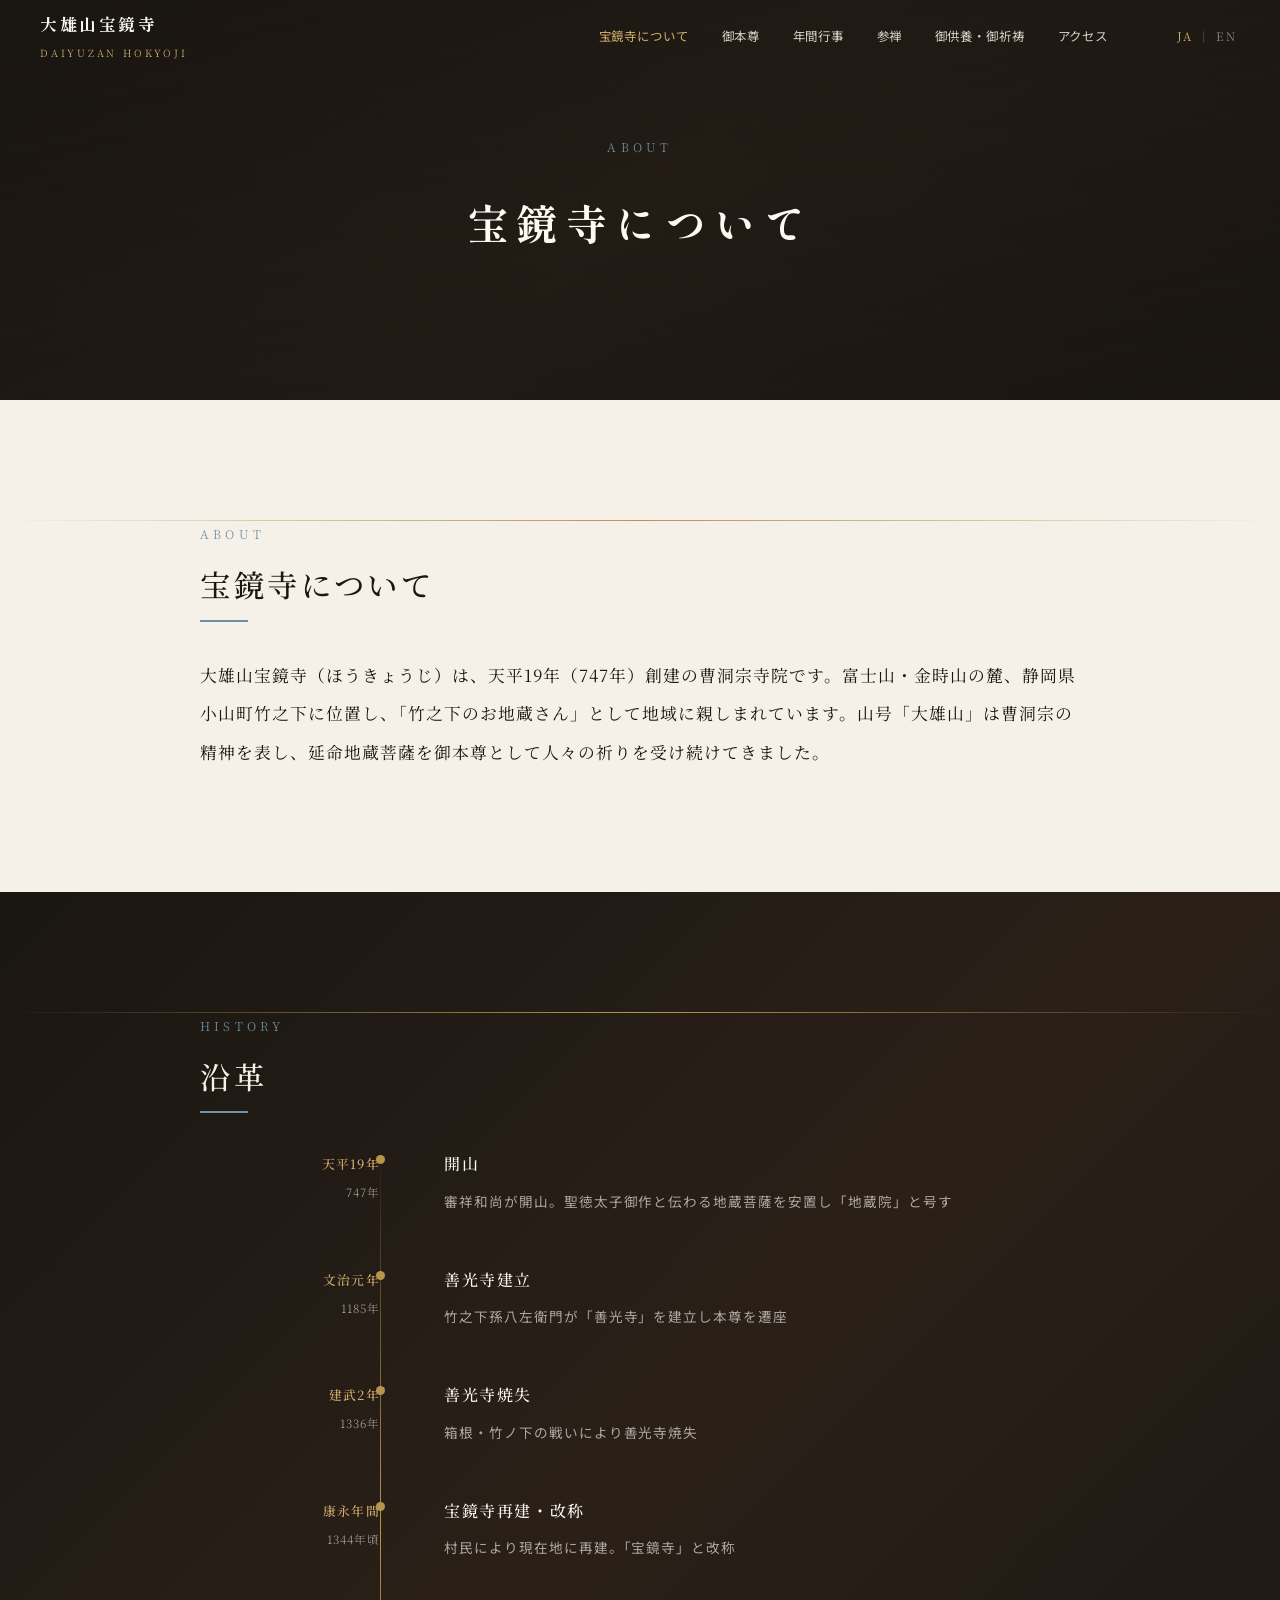
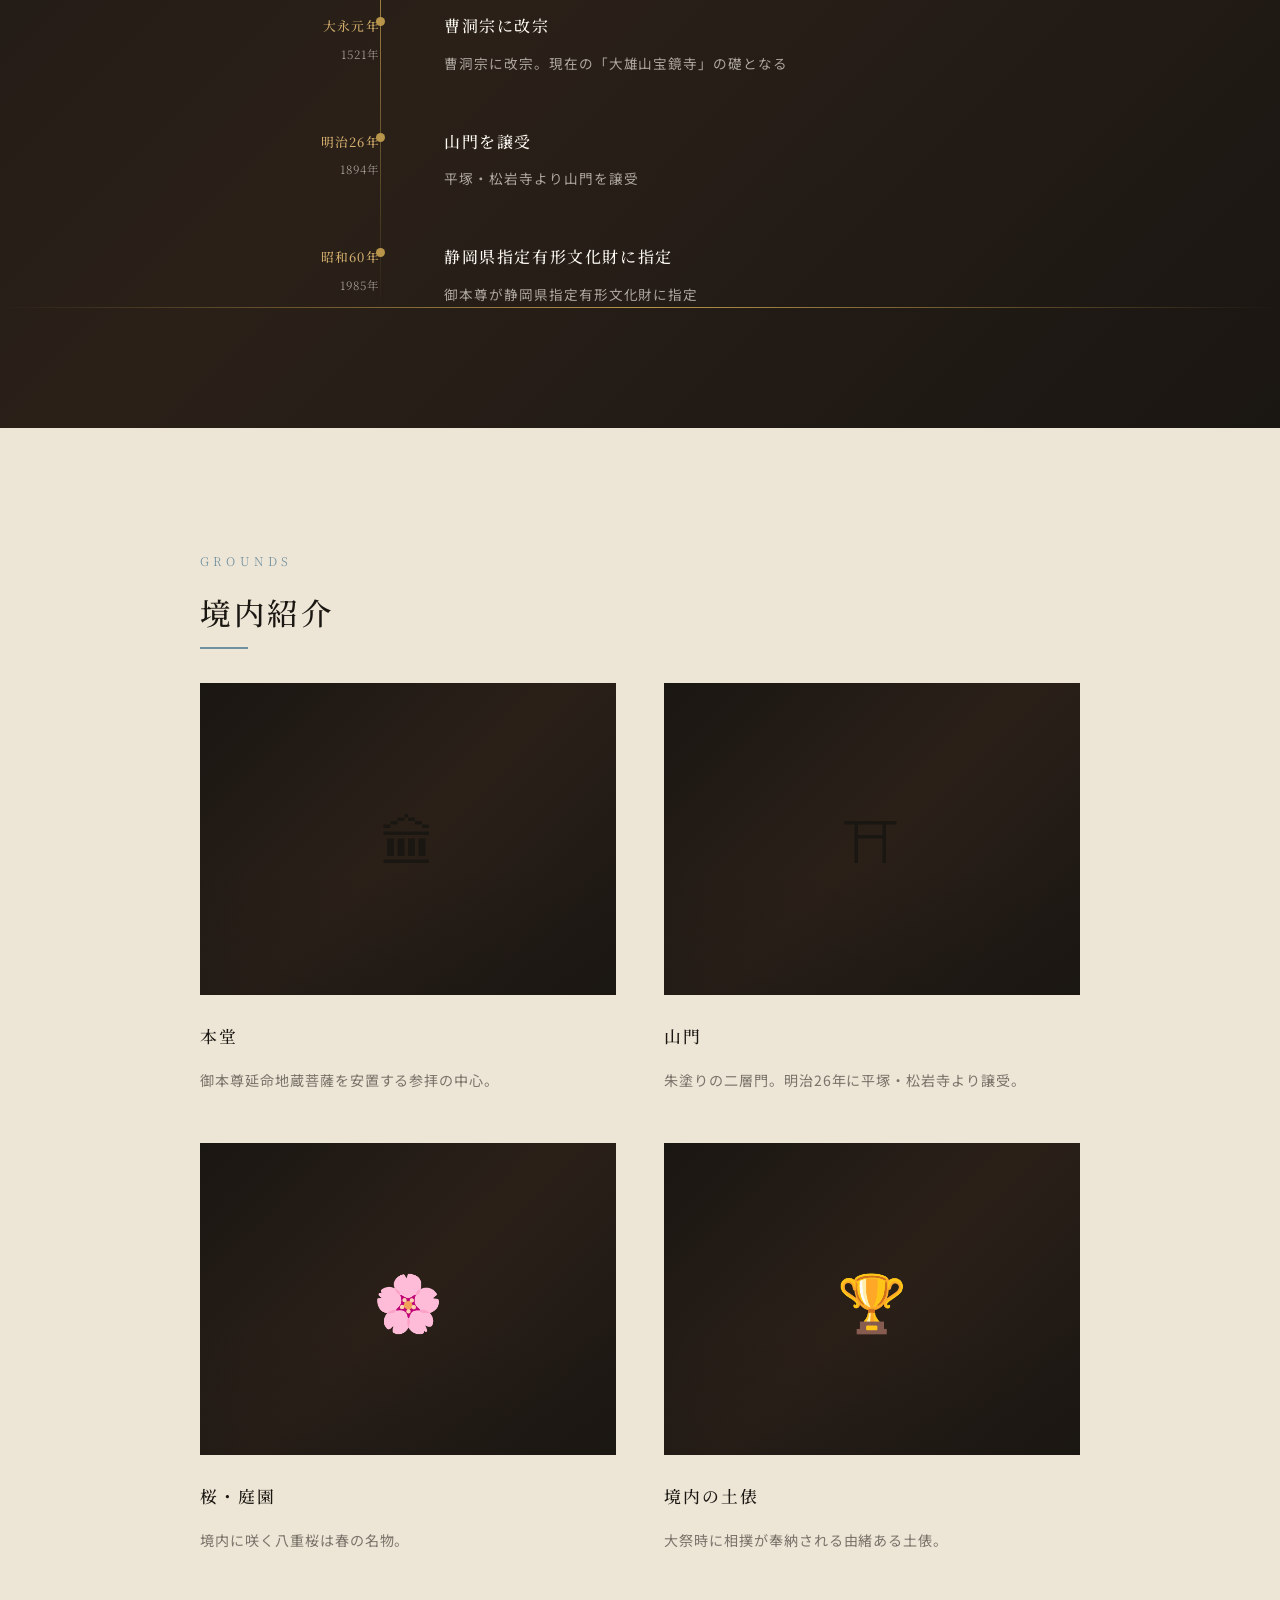
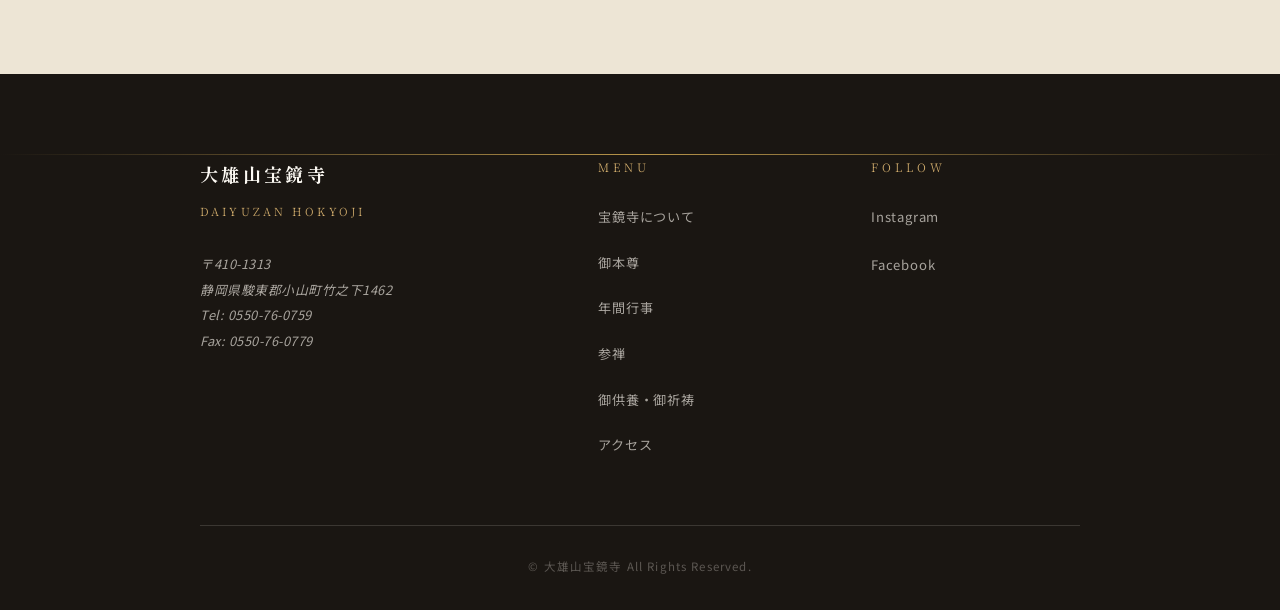
<file: about.html>
<!DOCTYPE html>
<html lang="ja">
<head>
  <meta charset="UTF-8">
  <meta name="viewport" content="width=device-width, initial-scale=1.0">
  <title>宝鏡寺について・沿革｜大雄山宝鏡寺</title>
  <meta name="description" content="天平19年（747年）創建。竹之下地蔵尊・大雄山宝鏡寺の歴史と境内のご案内です。">
  <meta property="og:site_name" content="大雄山宝鏡寺">
  <meta property="og:type" content="website">
  <meta property="og:title" content="宝鏡寺について・沿革｜大雄山宝鏡寺">
  <meta property="og:description" content="天平19年（747年）創建。竹之下地蔵尊・大雄山宝鏡寺の歴史と境内のご案内です。">
  <meta property="og:image" content="/assets/images/ogp.jpg">
  <meta property="og:locale" content="ja_JP">
  <meta property="og:locale:alternate" content="en_US">
  <link rel="preconnect" href="https://fonts.googleapis.com">
  <link rel="preconnect" href="https://fonts.gstatic.com" crossorigin>
  <link href="https://fonts.googleapis.com/css2?family=Noto+Serif+JP:wght@300;400;500;700&family=Noto+Sans+JP:wght@300;400;500&family=Shippori+Mincho+B1:wght@400;700;800&display=swap" rel="stylesheet">
  <link rel="stylesheet" href="css/reset.css">
  <link rel="stylesheet" href="css/variables.css">
  <link rel="stylesheet" href="css/base.css">
  <link rel="stylesheet" href="css/nav.css">
  <link rel="stylesheet" href="css/footer.css">
  <link rel="stylesheet" href="css/season.css">
  <link rel="stylesheet" href="css/pages/about.css">
</head>
<body>

<!-- ===== Navigation ===== -->
<header id="nav">
  <a class="nav-logo" href="index.html">
    <span class="nav-logo-text">大雄山宝鏡寺</span>
    <span class="nav-logo-sub">DAIYUZAN HOKYOJI</span>
  </a>
  <nav class="nav-links" aria-label="メインナビゲーション">
    <a class="nav-link" href="about.html" data-i18n="nav.about">宝鏡寺について</a>
    <a class="nav-link" href="honzon.html" data-i18n="nav.honzon">御本尊</a>
    <a class="nav-link" href="events.html" data-i18n="nav.events">年間行事</a>
    <a class="nav-link" href="practice.html" data-i18n="nav.practice">参禅</a>
    <a class="nav-link" href="service.html" data-i18n="nav.service">御供養・御祈祷</a>
    <a class="nav-link" href="access.html" data-i18n="nav.access">アクセス</a>
    <div class="lang-switcher">
      <button class="lang-btn active" data-lang="ja" onclick="setLang('ja')">JA</button>
      <span class="lang-divider">|</span>
      <button class="lang-btn" data-lang="en" onclick="setLang('en')">EN</button>
    </div>
  </nav>
  <button class="hamburger" id="hamburger" aria-label="メニューを開く">
    <span></span><span></span><span></span>
  </button>
</header>

<!-- モバイルメニュー -->
<div class="mobile-menu" id="mobile-menu" aria-hidden="true">
  <a class="nav-link" href="about.html" data-i18n="nav.about">宝鏡寺について</a>
  <a class="nav-link" href="honzon.html" data-i18n="nav.honzon">御本尊</a>
  <a class="nav-link" href="events.html" data-i18n="nav.events">年間行事</a>
  <a class="nav-link" href="practice.html" data-i18n="nav.practice">参禅</a>
  <a class="nav-link" href="service.html" data-i18n="nav.service">御供養・御祈祷</a>
  <a class="nav-link" href="access.html" data-i18n="nav.access">アクセス</a>
  <div class="lang-switcher">
    <button class="lang-btn active" data-lang="ja" onclick="setLang('ja')">JA</button>
    <span class="lang-divider">|</span>
    <button class="lang-btn" data-lang="en" onclick="setLang('en')">EN</button>
  </div>
</div>

<main>

  <!-- ===== Page Hero ===== -->
  <section class="page-hero">
    <div class="page-hero-bg"></div>
    <div class="page-hero-overlay"></div>
    <div class="page-hero-content">
      <span class="page-hero-label" data-i18n="page.about.label">ABOUT</span>
      <h1 class="page-hero-title" data-i18n="page.about.title">宝鏡寺について</h1>
    </div>
  </section>

  <!-- ===== 概要セクション ===== -->
  <section class="about-intro section" aria-labelledby="about-intro-title">
    <div class="gold-separator" aria-hidden="true"></div>
    <div class="container">
      <span class="section-label anim-fade-up">ABOUT</span>
      <div class="section-title-wrap anim-fade-up">
        <h2 class="section-title" id="about-intro-title">宝鏡寺について</h2>
      </div>
      <p class="about-intro-text anim-fade-up delay-2">
        大雄山宝鏡寺（ほうきょうじ）は、天平19年（747年）創建の曹洞宗寺院です。富士山・金時山の麓、静岡県小山町竹之下に位置し、「竹之下のお地蔵さん」として地域に親しまれています。山号「大雄山」は曹洞宗の精神を表し、延命地蔵菩薩を御本尊として人々の祈りを受け続けてきました。
      </p>
    </div>
  </section>

  <!-- ===== タイムライン ===== -->
  <section class="timeline-section section" aria-labelledby="timeline-title">
    <div class="gold-separator" aria-hidden="true"></div>
    <div class="container">
      <span class="section-label anim-fade-up">HISTORY</span>
      <div class="section-title-wrap anim-fade-up">
        <h2 class="section-title" id="timeline-title">沿革</h2>
      </div>
      <div class="timeline">

        <div class="timeline-item anim-fade-up delay-1">
          <div class="timeline-year-wrap">
            <span class="timeline-era">天平19年</span>
            <span class="timeline-year">747年</span>
          </div>
          <div class="timeline-dot" aria-hidden="true"></div>
          <div class="timeline-content">
            <p class="timeline-event">開山</p>
            <p class="timeline-desc">審祥和尚が開山。聖徳太子御作と伝わる地蔵菩薩を安置し「地蔵院」と号す</p>
          </div>
        </div>

        <div class="timeline-item anim-fade-up delay-2">
          <div class="timeline-year-wrap">
            <span class="timeline-era">文治元年</span>
            <span class="timeline-year">1185年</span>
          </div>
          <div class="timeline-dot" aria-hidden="true"></div>
          <div class="timeline-content">
            <p class="timeline-event">善光寺建立</p>
            <p class="timeline-desc">竹之下孫八左衛門が「善光寺」を建立し本尊を遷座</p>
          </div>
        </div>

        <div class="timeline-item anim-fade-up delay-3">
          <div class="timeline-year-wrap">
            <span class="timeline-era">建武2年</span>
            <span class="timeline-year">1336年</span>
          </div>
          <div class="timeline-dot" aria-hidden="true"></div>
          <div class="timeline-content">
            <p class="timeline-event">善光寺焼失</p>
            <p class="timeline-desc">箱根・竹ノ下の戦いにより善光寺焼失</p>
          </div>
        </div>

        <div class="timeline-item anim-fade-up delay-4">
          <div class="timeline-year-wrap">
            <span class="timeline-era">康永年間</span>
            <span class="timeline-year">1344年頃</span>
          </div>
          <div class="timeline-dot" aria-hidden="true"></div>
          <div class="timeline-content">
            <p class="timeline-event">宝鏡寺再建・改称</p>
            <p class="timeline-desc">村民により現在地に再建。「宝鏡寺」と改称</p>
            <!-- TODO: 住職確認待ち -->
          </div>
        </div>

        <div class="timeline-item anim-fade-up delay-1">
          <div class="timeline-year-wrap">
            <span class="timeline-era">大永元年</span>
            <span class="timeline-year">1521年</span>
          </div>
          <div class="timeline-dot" aria-hidden="true"></div>
          <div class="timeline-content">
            <p class="timeline-event">曹洞宗に改宗</p>
            <p class="timeline-desc">曹洞宗に改宗。現在の「大雄山宝鏡寺」の礎となる</p>
          </div>
        </div>

        <div class="timeline-item anim-fade-up delay-2">
          <div class="timeline-year-wrap">
            <span class="timeline-era">明治26年</span>
            <span class="timeline-year">1894年</span>
          </div>
          <div class="timeline-dot" aria-hidden="true"></div>
          <div class="timeline-content">
            <p class="timeline-event">山門を譲受</p>
            <p class="timeline-desc">平塚・松岩寺より山門を譲受</p>
          </div>
        </div>

        <div class="timeline-item anim-fade-up delay-3">
          <div class="timeline-year-wrap">
            <span class="timeline-era">昭和60年</span>
            <span class="timeline-year">1985年</span>
          </div>
          <div class="timeline-dot" aria-hidden="true"></div>
          <div class="timeline-content">
            <p class="timeline-event">静岡県指定有形文化財に指定</p>
            <p class="timeline-desc">御本尊が静岡県指定有形文化財に指定</p>
          </div>
        </div>

      </div>
    </div>
    <div class="gold-separator" aria-hidden="true"></div>
  </section>

  <!-- ===== 境内紹介 ===== -->
  <section class="grounds-section section" aria-labelledby="grounds-title">
    <div class="container">
      <span class="section-label anim-fade-up">GROUNDS</span>
      <div class="section-title-wrap anim-fade-up">
        <h2 class="section-title" id="grounds-title">境内紹介</h2>
      </div>
      <div class="grounds-grid">

        <div class="ground-item anim-scale-in delay-1">
          <div class="ground-photo">
            <div class="ground-photo-bg" role="img" aria-label="本堂">🏛</div>
          </div>
          <p class="ground-name">本堂</p>
          <p class="ground-desc">御本尊延命地蔵菩薩を安置する参拝の中心。</p>
        </div>

        <div class="ground-item anim-scale-in delay-2">
          <div class="ground-photo">
            <div class="ground-photo-bg" role="img" aria-label="山門">⛩</div>
          </div>
          <p class="ground-name">山門</p>
          <p class="ground-desc">朱塗りの二層門。明治26年に平塚・松岩寺より譲受。</p>
        </div>

        <div class="ground-item anim-scale-in delay-3">
          <div class="ground-photo">
            <div class="ground-photo-bg" role="img" aria-label="桜・庭園">🌸</div>
          </div>
          <p class="ground-name">桜・庭園</p>
          <p class="ground-desc">境内に咲く八重桜は春の名物。</p>
        </div>

        <div class="ground-item anim-scale-in delay-4">
          <div class="ground-photo">
            <div class="ground-photo-bg" role="img" aria-label="境内の土俵">🏆</div>
          </div>
          <p class="ground-name">境内の土俵</p>
          <p class="ground-desc">大祭時に相撲が奉納される由緒ある土俵。</p>
        </div>

      </div>
    </div>
  </section>

</main>

<!-- ===== Footer ===== -->
<footer id="footer">
  <div class="gold-separator" aria-hidden="true"></div>
  <div class="container">
    <div class="footer-inner">
      <div class="footer-brand">
        <span class="footer-logo-text">大雄山宝鏡寺</span>
        <span class="footer-logo-sub">DAIYUZAN HOKYOJI</span>
        <address class="footer-address">
          〒410-1313<br>静岡県駿東郡小山町竹之下1462<br>
          Tel: <a href="tel:0550760759">0550-76-0759</a><br>Fax: 0550-76-0779
        </address>
      </div>
      <div>
        <p class="footer-nav-title">MENU</p>
        <ul class="footer-nav-list">
          <li><a class="footer-nav-link" href="about.html" data-i18n="nav.about">宝鏡寺について</a></li>
          <li><a class="footer-nav-link" href="honzon.html" data-i18n="nav.honzon">御本尊</a></li>
          <li><a class="footer-nav-link" href="events.html" data-i18n="nav.events">年間行事</a></li>
          <li><a class="footer-nav-link" href="practice.html" data-i18n="nav.practice">参禅</a></li>
          <li><a class="footer-nav-link" href="service.html" data-i18n="nav.service">御供養・御祈祷</a></li>
          <li><a class="footer-nav-link" href="access.html" data-i18n="nav.access">アクセス</a></li>
        </ul>
      </div>
      <div>
        <p class="footer-sns-title">FOLLOW</p>
        <ul class="footer-sns-list">
          <li><a class="footer-sns-link" href="https://www.instagram.com/takenoshita_no_ojizosan/" target="_blank" rel="noopener noreferrer">Instagram</a></li>
          <li><a class="footer-sns-link" href="https://www.facebook.com/profile.php?id=100064792773777" target="_blank" rel="noopener noreferrer">Facebook</a></li>
        </ul>
      </div>
    </div>
    <div class="footer-bottom">
      <p class="footer-copy" data-i18n="footer.copy">© 大雄山宝鏡寺 All Rights Reserved.</p>
    </div>
  </div>
</footer>

<script src="js/season.js"></script>
<script src="js/i18n.js"></script>
<script src="js/main.js"></script>
</body>
</html>
</file>
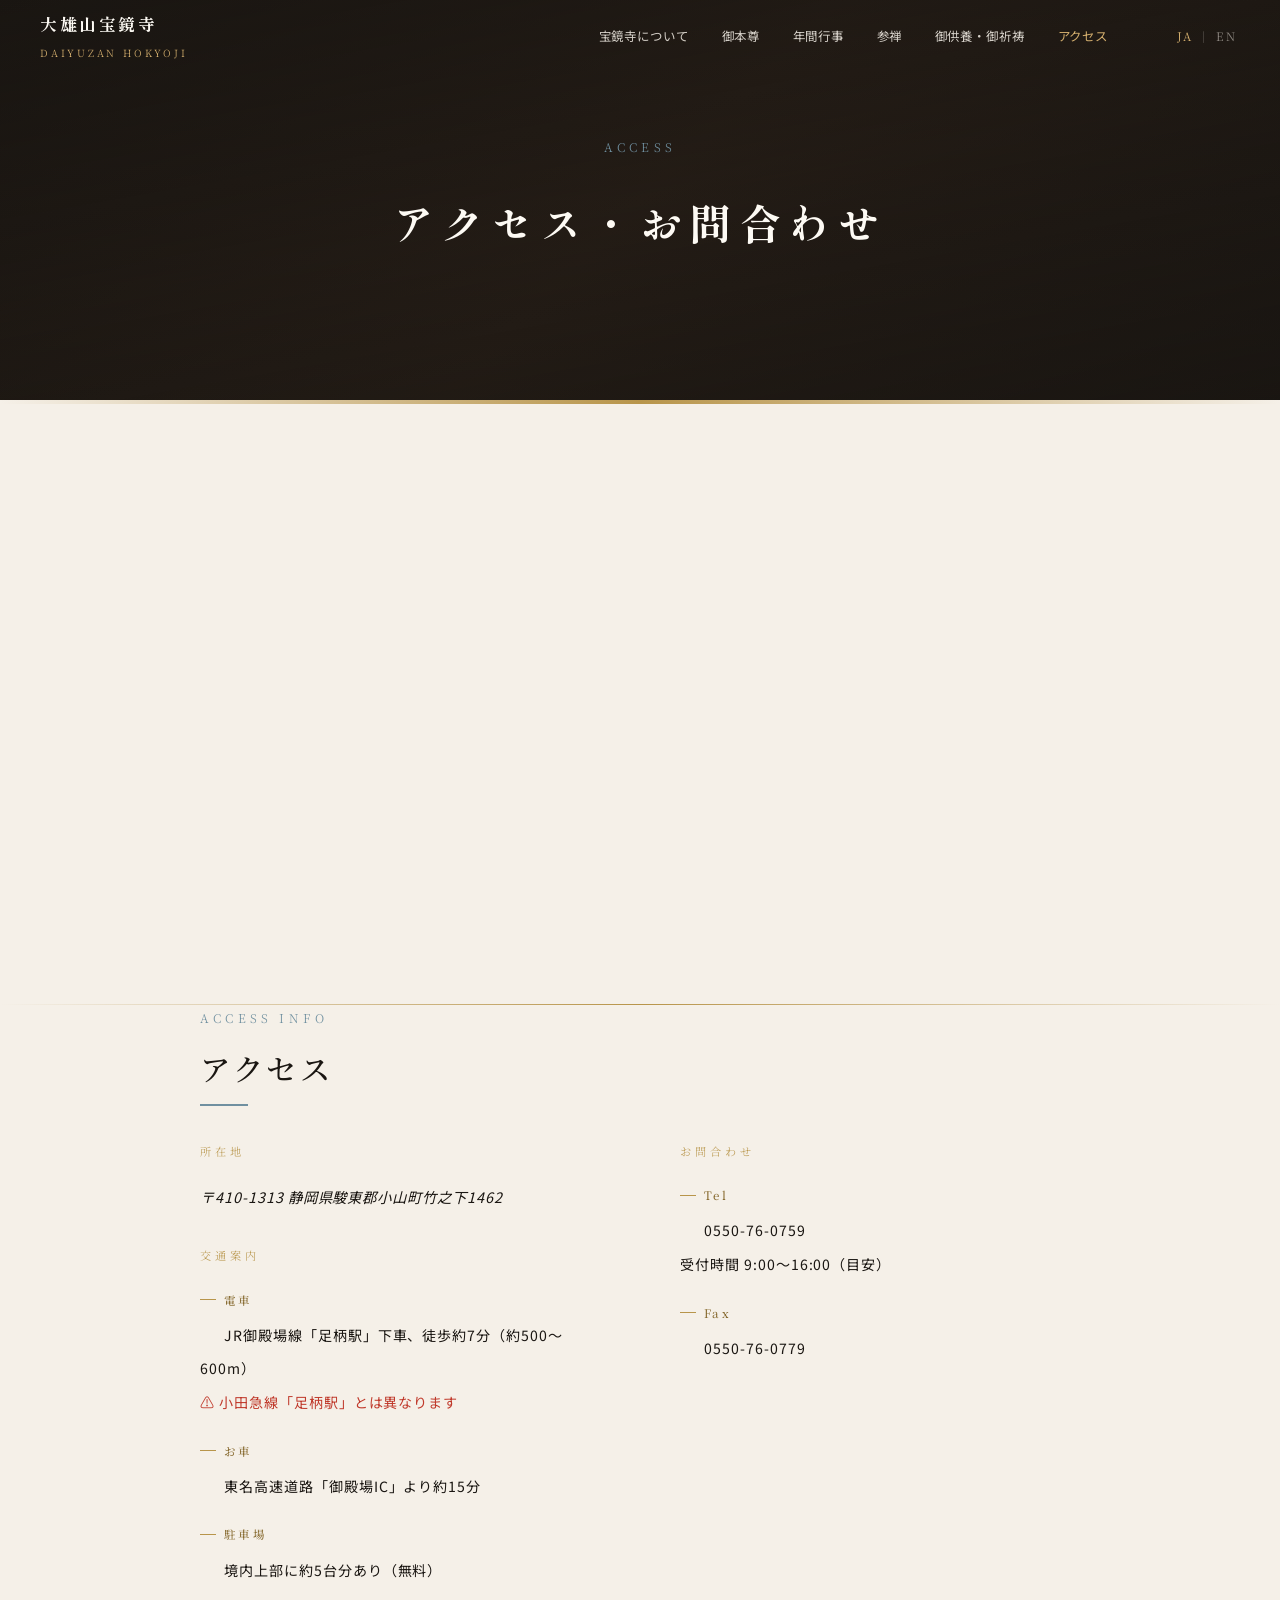
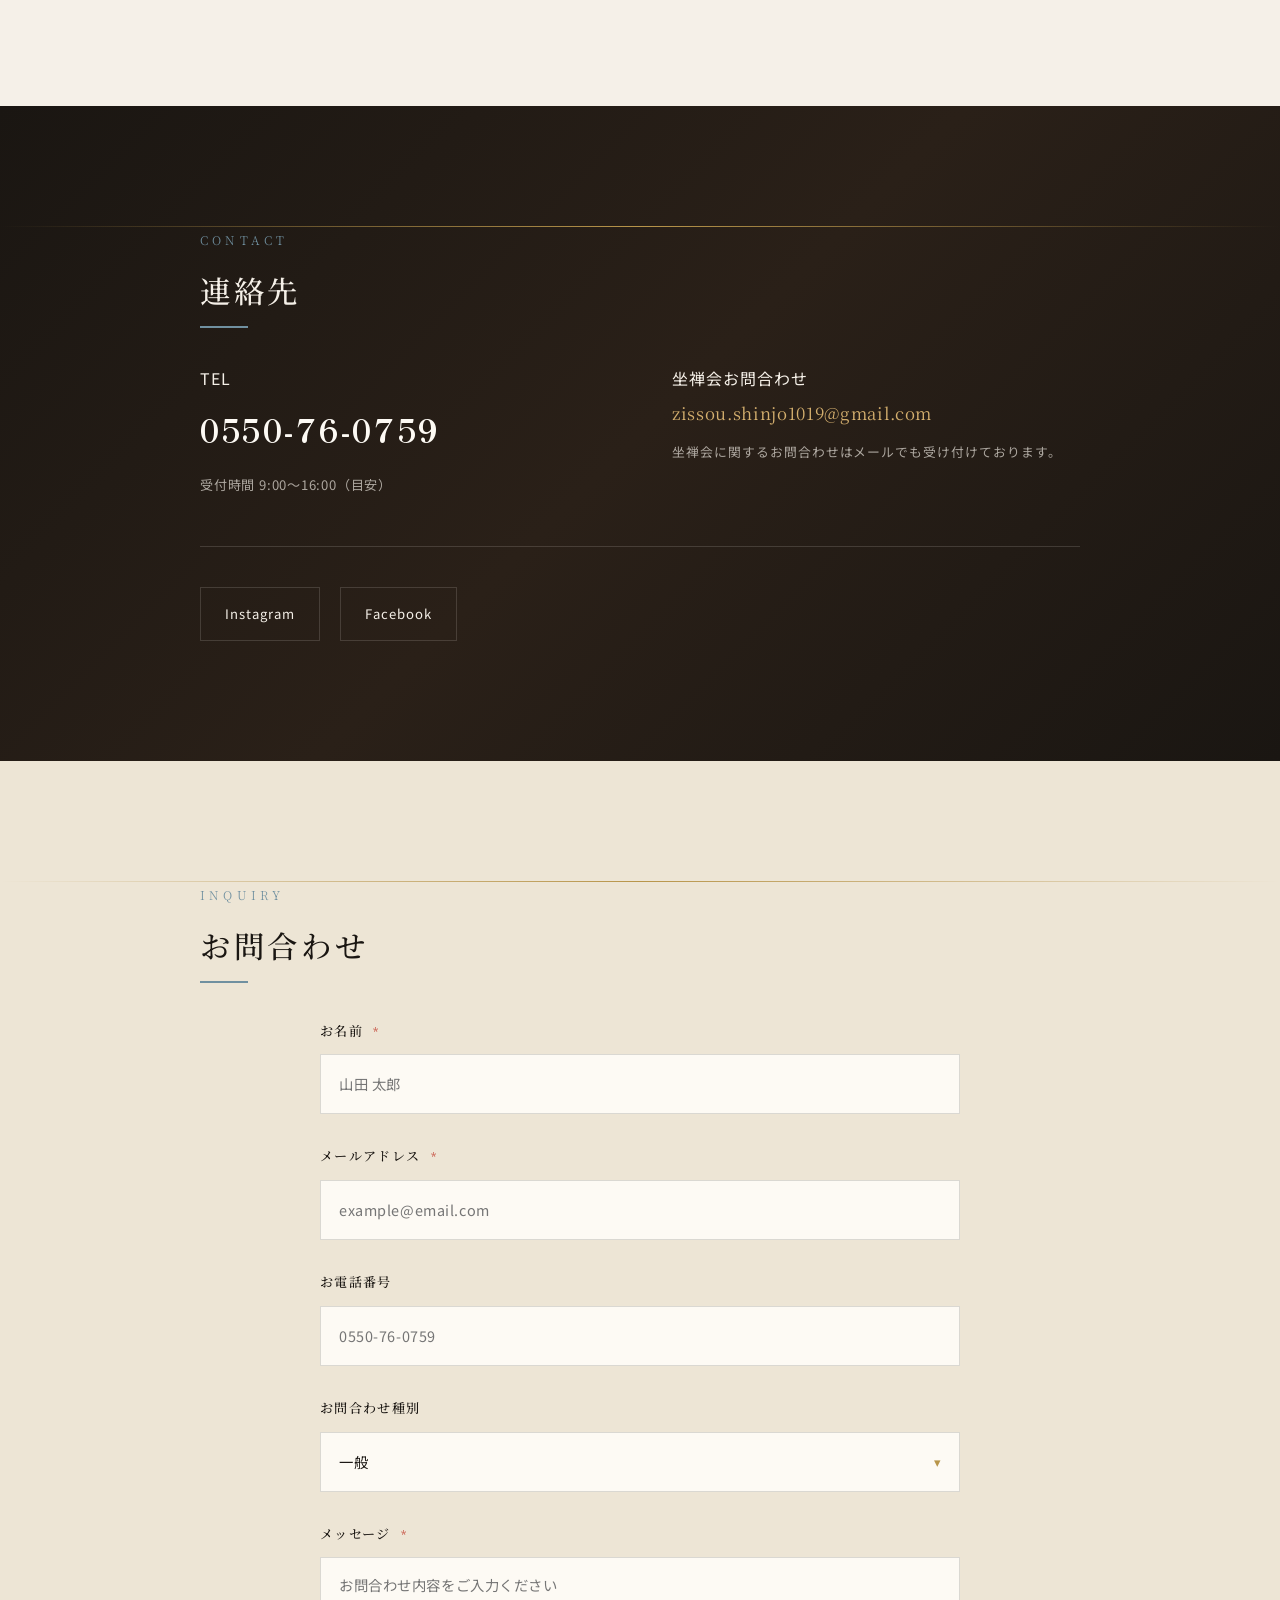
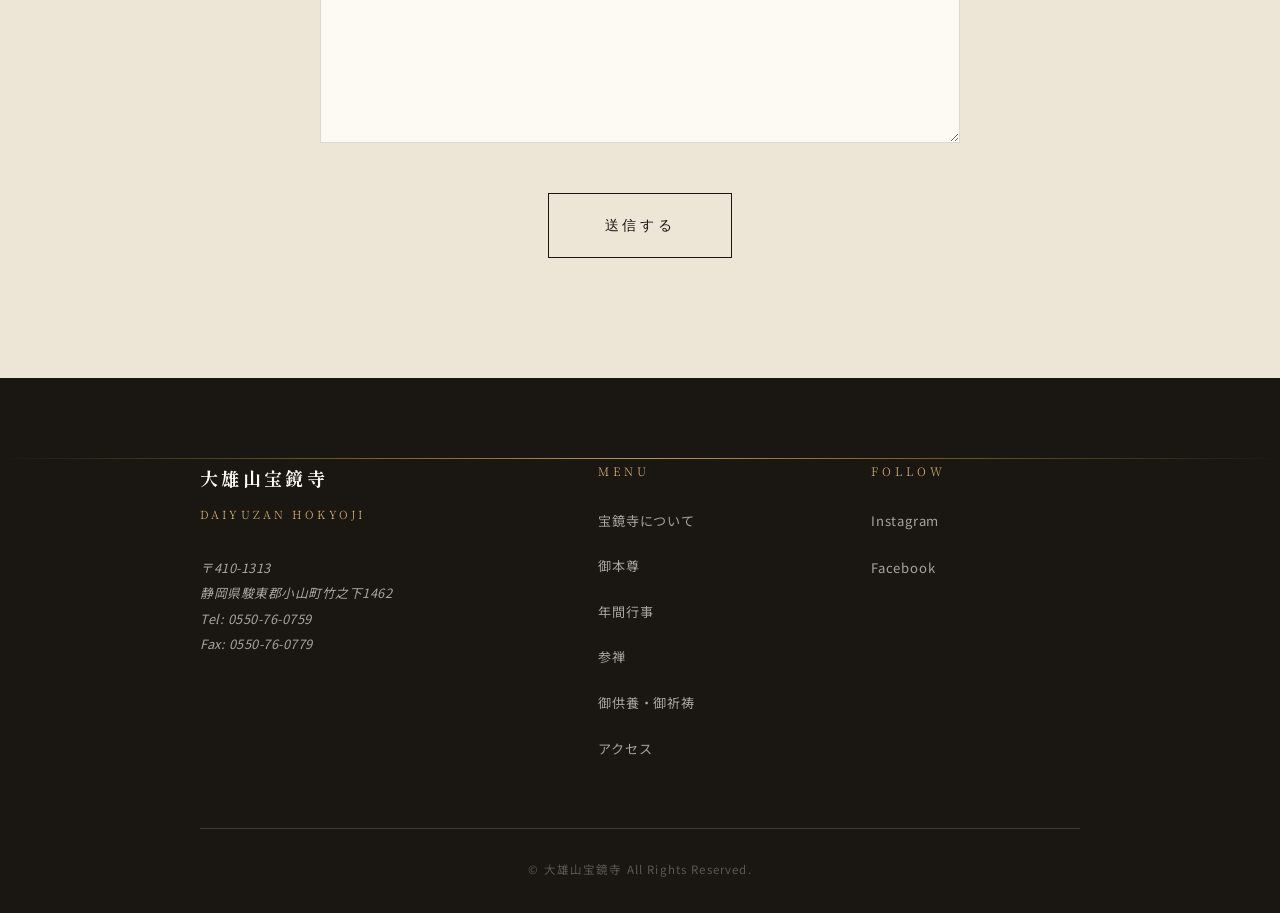
<file: access.html>
<!DOCTYPE html>
<html lang="ja">
<head>
  <meta charset="UTF-8">
  <meta name="viewport" content="width=device-width, initial-scale=1.0">
  <title>アクセス・お問合わせ｜大雄山宝鏡寺</title>
  <meta name="description" content="JR御殿場線・足柄駅より徒歩約7分。駐車場あり（約5台）。Tel: 0550-76-0759">
  <meta property="og:site_name" content="大雄山宝鏡寺">
  <meta property="og:type" content="website">
  <meta property="og:title" content="アクセス・お問合わせ｜大雄山宝鏡寺">
  <meta property="og:description" content="JR御殿場線・足柄駅より徒歩約7分。駐車場あり（約5台）。Tel: 0550-76-0759">
  <meta property="og:image" content="/assets/images/ogp.jpg">
  <meta property="og:locale" content="ja_JP">
  <meta property="og:locale:alternate" content="en_US">
  <link rel="preconnect" href="https://fonts.googleapis.com">
  <link rel="preconnect" href="https://fonts.gstatic.com" crossorigin>
  <link href="https://fonts.googleapis.com/css2?family=Noto+Serif+JP:wght@300;400;500;700&family=Noto+Sans+JP:wght@300;400;500&family=Shippori+Mincho+B1:wght@400;700;800&display=swap" rel="stylesheet">
  <link rel="stylesheet" href="css/reset.css">
  <link rel="stylesheet" href="css/variables.css">
  <link rel="stylesheet" href="css/base.css">
  <link rel="stylesheet" href="css/nav.css">
  <link rel="stylesheet" href="css/footer.css">
  <link rel="stylesheet" href="css/season.css">
  <link rel="stylesheet" href="css/pages/access.css">
</head>
<body>

<!-- ===== Navigation ===== -->
<header id="nav">
  <a class="nav-logo" href="index.html">
    <span class="nav-logo-text">大雄山宝鏡寺</span>
    <span class="nav-logo-sub">DAIYUZAN HOKYOJI</span>
  </a>
  <nav class="nav-links" aria-label="メインナビゲーション">
    <a class="nav-link" href="about.html" data-i18n="nav.about">宝鏡寺について</a>
    <a class="nav-link" href="honzon.html" data-i18n="nav.honzon">御本尊</a>
    <a class="nav-link" href="events.html" data-i18n="nav.events">年間行事</a>
    <a class="nav-link" href="practice.html" data-i18n="nav.practice">参禅</a>
    <a class="nav-link" href="service.html" data-i18n="nav.service">御供養・御祈祷</a>
    <a class="nav-link" href="access.html" data-i18n="nav.access">アクセス</a>
    <div class="lang-switcher">
      <button class="lang-btn active" data-lang="ja" onclick="setLang('ja')">JA</button>
      <span class="lang-divider">|</span>
      <button class="lang-btn" data-lang="en" onclick="setLang('en')">EN</button>
    </div>
  </nav>
  <button class="hamburger" id="hamburger" aria-label="メニューを開く"><span></span><span></span><span></span></button>
</header>

<!-- モバイルメニュー -->
<div class="mobile-menu" id="mobile-menu" aria-hidden="true">
  <a class="nav-link" href="about.html" data-i18n="nav.about">宝鏡寺について</a>
  <a class="nav-link" href="honzon.html" data-i18n="nav.honzon">御本尊</a>
  <a class="nav-link" href="events.html" data-i18n="nav.events">年間行事</a>
  <a class="nav-link" href="practice.html" data-i18n="nav.practice">参禅</a>
  <a class="nav-link" href="service.html" data-i18n="nav.service">御供養・御祈祷</a>
  <a class="nav-link" href="access.html" data-i18n="nav.access">アクセス</a>
  <div class="lang-switcher">
    <button class="lang-btn active" data-lang="ja" onclick="setLang('ja')">JA</button>
    <span class="lang-divider">|</span>
    <button class="lang-btn" data-lang="en" onclick="setLang('en')">EN</button>
  </div>
</div>

<main>

  <!-- ===== Page Hero ===== -->
  <section class="page-hero">
    <div class="page-hero-bg"></div>
    <div class="page-hero-overlay"></div>
    <div class="page-hero-content">
      <span class="page-hero-label" data-i18n="page.access.label">ACCESS</span>
      <h1 class="page-hero-title" data-i18n="page.access.title">アクセス・お問合わせ</h1>
    </div>
  </section>

  <!-- ===== Googleマップセクション ===== -->
  <section class="map-section" aria-label="地図">
    <div class="map-separator"></div>
    <iframe
      class="map-embed"
      src="https://www.google.com/maps/embed?pb=!1m18!1m12!1m3!1d812.8037754027955!2d138.98268396960427!3d35.32995349999999!2m3!1f0!2f0!3f0!3m2!1i1024!2i768!4f13.1!3m3!1m2!1s0x601ab7699f7af809%3A0x3eb07fd41b9fde0a!2z5a6u5YWD5bGx5a6u5YGl5a65!5e0!3m2!1sja!2sjp!4v1715600000000"
      width="100%"
      height="480"
      style="border:0;"
      allowfullscreen
      loading="lazy"
      referrerpolicy="no-referrer-when-downgrade"
      title="宝鏡寺 地図">
    </iframe>
  </section>

  <!-- ===== アクセス情報セクション ===== -->
  <section class="access-info-section section" aria-labelledby="access-info-title">
    <div class="gold-separator" aria-hidden="true"></div>
    <div class="container">
      <span class="section-label anim-fade-up">ACCESS INFO</span>
      <div class="section-title-wrap anim-fade-up">
        <h2 class="section-title" id="access-info-title">アクセス</h2>
      </div>

      <div class="access-layout">

        <!-- 左カラム -->
        <div class="access-col">
          <h3 class="access-block-title">所在地</h3>
          <address class="access-address">〒410-1313 静岡県駿東郡小山町竹之下1462</address>

          <h3 class="access-block-title">交通案内</h3>
          <ul class="access-list">
            <li class="access-item">
              <span class="access-item-label">電車</span>
              <span class="access-item-text">JR御殿場線「足柄駅」下車、徒歩約7分（約500〜600m）<br><span class="access-warn" style="color:var(--vermillion);">⚠️ 小田急線「足柄駅」とは異なります</span></span>
            </li>
            <li class="access-item">
              <span class="access-item-label">お車</span>
              <span class="access-item-text">東名高速道路「御殿場IC」より約15分</span>
            </li>
            <li class="access-item">
              <span class="access-item-label">駐車場</span>
              <span class="access-item-text">境内上部に約5台分あり（無料）</span>
            </li>
          </ul>
        </div>

        <!-- 右カラム -->
        <div class="access-col">
          <h3 class="access-block-title">お問合わせ</h3>
          <ul class="access-list">
            <li class="access-item">
              <span class="access-item-label">Tel</span>
              <span class="access-item-text"><a href="tel:0550760759">0550-76-0759</a><br>受付時間 9:00〜16:00（目安）</span>
            </li>
            <li class="access-item">
              <span class="access-item-label">Fax</span>
              <span class="access-item-text">0550-76-0779</span>
            </li>
          </ul>
        </div>

      </div>
    </div>
  </section>

  <!-- ===== 連絡先・SNSセクション ===== -->
  <section class="contact-info-section section" aria-labelledby="contact-info-title">
    <div class="gold-separator" aria-hidden="true"></div>
    <div class="container">
      <span class="section-label anim-fade-up">CONTACT</span>
      <div class="section-title-wrap anim-fade-up">
        <h2 class="section-title" id="contact-info-title">連絡先</h2>
      </div>

      <div class="contact-grid">

        <!-- 左カラム -->
        <div class="contact-col">
          <p class="contact-col-label">TEL</p>
          <p class="contact-tel"><a href="tel:0550760759">0550-76-0759</a></p>
          <p class="contact-hours">受付時間 9:00〜16:00（目安）</p>
        </div>

        <!-- 右カラム -->
        <div class="contact-col">
          <p class="contact-col-label">坐禅会お問合わせ</p>
          <a href="mailto:zissou.shinjo1019@gmail.com" class="contact-mail">zissou.shinjo1019@gmail.com</a>
          <p class="contact-mail-note">坐禅会に関するお問合わせはメールでも受け付けております。</p>
        </div>

      </div>

      <div class="contact-sns">
        <ul class="contact-sns-list">
          <li>
            <a class="contact-sns-link" href="https://www.instagram.com/takenoshita_no_ojizosan/" target="_blank" rel="noopener noreferrer">Instagram</a>
          </li>
          <li>
            <a class="contact-sns-link" href="https://www.facebook.com/profile.php?id=100064792773777" target="_blank" rel="noopener noreferrer">Facebook</a>
          </li>
        </ul>
      </div>
    </div>
  </section>

  <!-- ===== お問合わせフォームセクション ===== -->
  <section class="form-section section" aria-labelledby="form-title">
    <div class="gold-separator" aria-hidden="true"></div>
    <div class="container">
      <span class="section-label anim-fade-up">INQUIRY</span>
      <div class="section-title-wrap anim-fade-up">
        <h2 class="section-title" id="form-title">お問合わせ</h2>
      </div>

      <!-- TODO: Formspreeエンドポイントに差し替え -->
      <form class="contact-form" action="https://formspree.io/f/XXXXXXX" method="POST">

        <div class="form-group">
          <label class="form-label" for="name">お名前 <span class="form-required" aria-label="必須">*</span></label>
          <input class="form-input" type="text" id="name" name="name" autocomplete="name" required placeholder="山田 太郎">
        </div>

        <div class="form-group">
          <label class="form-label" for="email">メールアドレス <span class="form-required" aria-label="必須">*</span></label>
          <input class="form-input" type="email" id="email" name="email" autocomplete="email" required placeholder="example@email.com">
        </div>

        <div class="form-group">
          <label class="form-label" for="tel">お電話番号</label>
          <input class="form-input" type="tel" id="tel" name="tel" autocomplete="tel" placeholder="0550-76-0759">
        </div>

        <div class="form-group">
          <label class="form-label" for="category">お問合わせ種別</label>
          <div class="form-select-wrap">
            <select class="form-select" id="category" name="category">
              <option value="一般">一般</option>
              <option value="坐禅会">坐禅会</option>
              <option value="御祈祷・御供養">御祈祷・御供養</option>
              <option value="その他">その他</option>
            </select>
          </div>
        </div>

        <div class="form-group">
          <label class="form-label" for="message">メッセージ <span class="form-required" aria-label="必須">*</span></label>
          <textarea class="form-textarea" id="message" name="message" required rows="6" placeholder="お問合わせ内容をご入力ください"></textarea>
        </div>

        <div class="form-submit-wrap">
          <button class="form-submit" type="submit">送信する</button>
        </div>

      </form>
    </div>
  </section>

</main>

<!-- ===== Footer ===== -->
<footer id="footer">
  <div class="gold-separator" aria-hidden="true"></div>
  <div class="container">
    <div class="footer-inner">
      <div class="footer-brand">
        <span class="footer-logo-text">大雄山宝鏡寺</span>
        <span class="footer-logo-sub">DAIYUZAN HOKYOJI</span>
        <address class="footer-address">〒410-1313<br>静岡県駿東郡小山町竹之下1462<br>Tel: <a href="tel:0550760759">0550-76-0759</a><br>Fax: 0550-76-0779</address>
      </div>
      <div>
        <p class="footer-nav-title">MENU</p>
        <ul class="footer-nav-list">
          <li><a class="footer-nav-link" href="about.html" data-i18n="nav.about">宝鏡寺について</a></li>
          <li><a class="footer-nav-link" href="honzon.html" data-i18n="nav.honzon">御本尊</a></li>
          <li><a class="footer-nav-link" href="events.html" data-i18n="nav.events">年間行事</a></li>
          <li><a class="footer-nav-link" href="practice.html" data-i18n="nav.practice">参禅</a></li>
          <li><a class="footer-nav-link" href="service.html" data-i18n="nav.service">御供養・御祈祷</a></li>
          <li><a class="footer-nav-link" href="access.html" data-i18n="nav.access">アクセス</a></li>
        </ul>
      </div>
      <div>
        <p class="footer-sns-title">FOLLOW</p>
        <ul class="footer-sns-list">
          <li><a class="footer-sns-link" href="https://www.instagram.com/takenoshita_no_ojizosan/" target="_blank" rel="noopener noreferrer">Instagram</a></li>
          <li><a class="footer-sns-link" href="https://www.facebook.com/profile.php?id=100064792773777" target="_blank" rel="noopener noreferrer">Facebook</a></li>
        </ul>
      </div>
    </div>
    <div class="footer-bottom">
      <p class="footer-copy" data-i18n="footer.copy">© 大雄山宝鏡寺 All Rights Reserved.</p>
    </div>
  </div>
</footer>

<script src="js/season.js"></script>
<script src="js/i18n.js"></script>
<script src="js/main.js"></script>
</body>
</html>
</file>
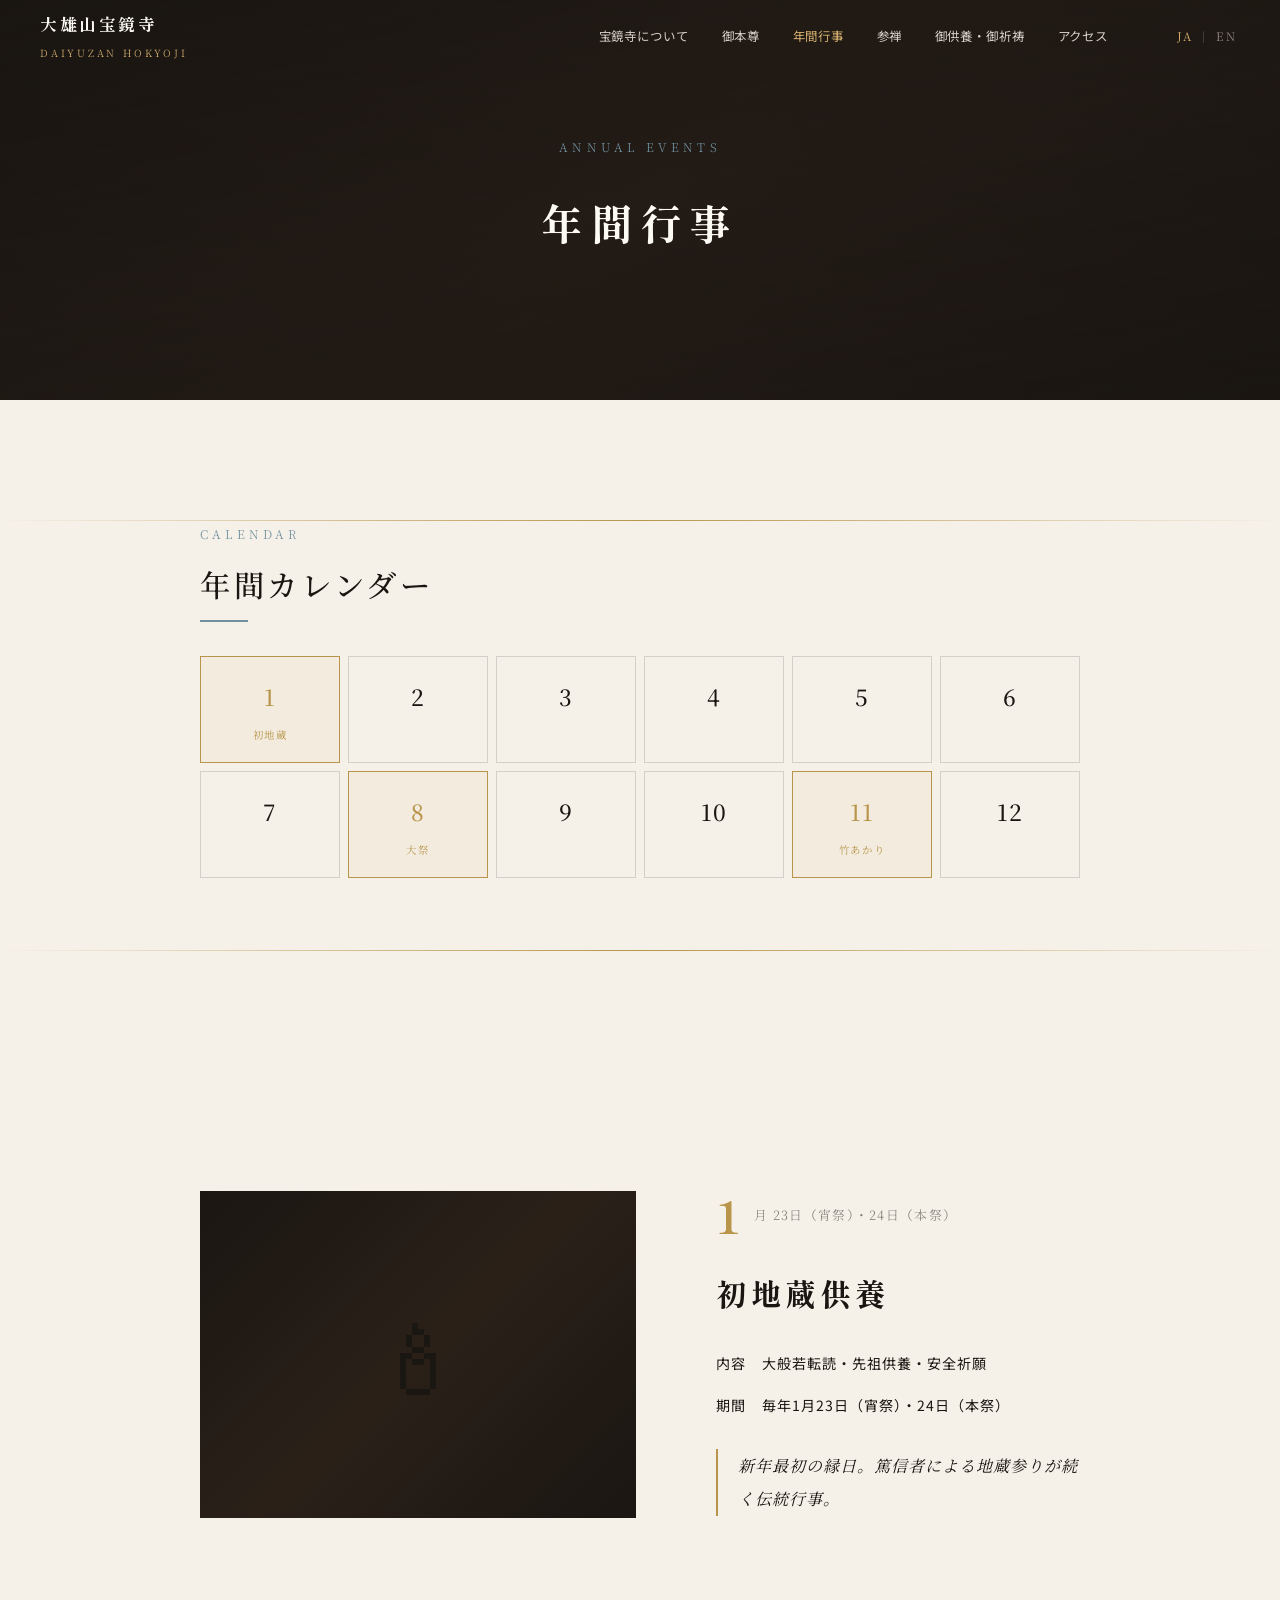
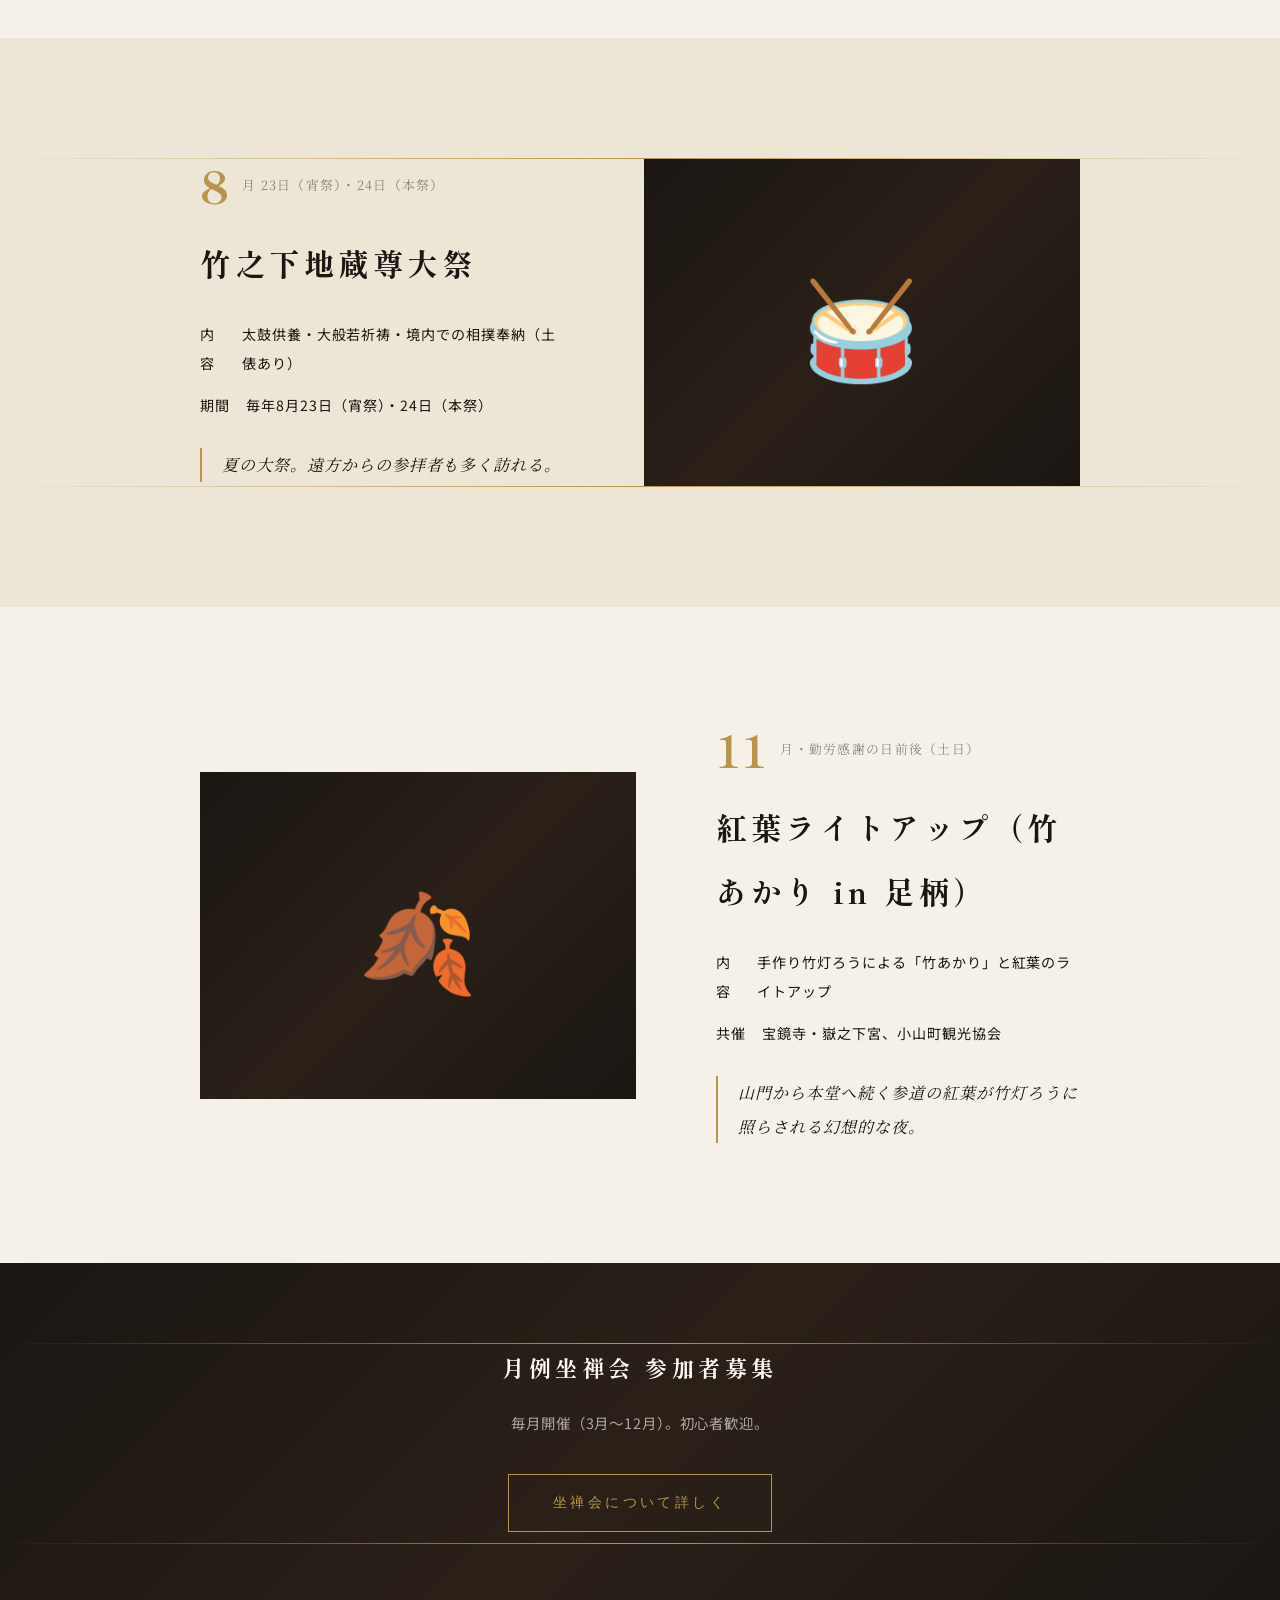
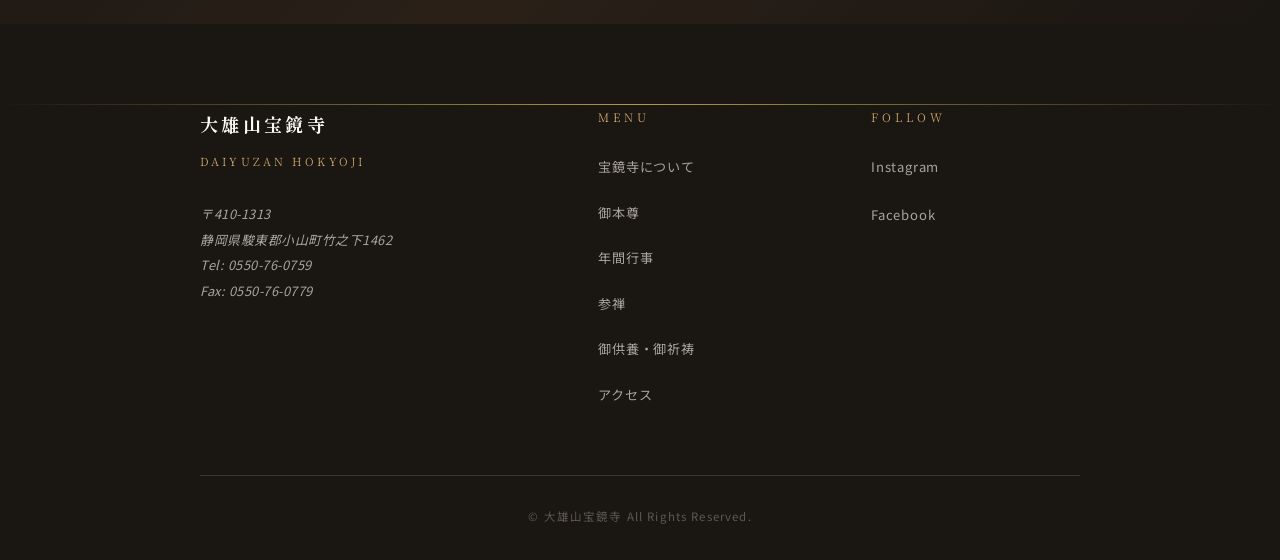
<file: events.html>
<!DOCTYPE html>
<html lang="ja">
<head>
  <meta charset="UTF-8">
  <meta name="viewport" content="width=device-width, initial-scale=1.0">
  <title>年間行事｜大雄山宝鏡寺</title>
  <meta name="description" content="初地蔵（1月）・竹之下地蔵尊大祭（8月）・紅葉ライトアップ（11月）などの年間行事案内。">
  <meta property="og:site_name" content="大雄山宝鏡寺">
  <meta property="og:type" content="website">
  <meta property="og:title" content="年間行事｜大雄山宝鏡寺">
  <meta property="og:description" content="初地蔵（1月）・竹之下地蔵尊大祭（8月）・紅葉ライトアップ（11月）などの年間行事案内。">
  <meta property="og:image" content="/assets/images/ogp.jpg">
  <meta property="og:locale" content="ja_JP">
  <meta property="og:locale:alternate" content="en_US">
  <link rel="preconnect" href="https://fonts.googleapis.com">
  <link rel="preconnect" href="https://fonts.gstatic.com" crossorigin>
  <link href="https://fonts.googleapis.com/css2?family=Noto+Serif+JP:wght@300;400;500;700&family=Noto+Sans+JP:wght@300;400;500&family=Shippori+Mincho+B1:wght@400;700;800&display=swap" rel="stylesheet">
  <link rel="stylesheet" href="css/reset.css">
  <link rel="stylesheet" href="css/variables.css">
  <link rel="stylesheet" href="css/base.css">
  <link rel="stylesheet" href="css/nav.css">
  <link rel="stylesheet" href="css/footer.css">
  <link rel="stylesheet" href="css/season.css">
  <link rel="stylesheet" href="css/pages/events.css">
</head>
<body>

<!-- ===== Navigation ===== -->
<header id="nav">
  <a class="nav-logo" href="index.html">
    <span class="nav-logo-text">大雄山宝鏡寺</span>
    <span class="nav-logo-sub">DAIYUZAN HOKYOJI</span>
  </a>
  <nav class="nav-links" aria-label="メインナビゲーション">
    <a class="nav-link" href="about.html" data-i18n="nav.about">宝鏡寺について</a>
    <a class="nav-link" href="honzon.html" data-i18n="nav.honzon">御本尊</a>
    <a class="nav-link" href="events.html" data-i18n="nav.events">年間行事</a>
    <a class="nav-link" href="practice.html" data-i18n="nav.practice">参禅</a>
    <a class="nav-link" href="service.html" data-i18n="nav.service">御供養・御祈祷</a>
    <a class="nav-link" href="access.html" data-i18n="nav.access">アクセス</a>
    <div class="lang-switcher">
      <button class="lang-btn active" data-lang="ja" onclick="setLang('ja')">JA</button>
      <span class="lang-divider">|</span>
      <button class="lang-btn" data-lang="en" onclick="setLang('en')">EN</button>
    </div>
  </nav>
  <button class="hamburger" id="hamburger" aria-label="メニューを開く">
    <span></span><span></span><span></span>
  </button>
</header>

<!-- モバイルメニュー -->
<div class="mobile-menu" id="mobile-menu" aria-hidden="true">
  <a class="nav-link" href="about.html" data-i18n="nav.about">宝鏡寺について</a>
  <a class="nav-link" href="honzon.html" data-i18n="nav.honzon">御本尊</a>
  <a class="nav-link" href="events.html" data-i18n="nav.events">年間行事</a>
  <a class="nav-link" href="practice.html" data-i18n="nav.practice">参禅</a>
  <a class="nav-link" href="service.html" data-i18n="nav.service">御供養・御祈祷</a>
  <a class="nav-link" href="access.html" data-i18n="nav.access">アクセス</a>
  <div class="lang-switcher">
    <button class="lang-btn active" data-lang="ja" onclick="setLang('ja')">JA</button>
    <span class="lang-divider">|</span>
    <button class="lang-btn" data-lang="en" onclick="setLang('en')">EN</button>
  </div>
</div>

<main>

  <!-- ===== Page Hero ===== -->
  <section class="page-hero">
    <div class="page-hero-bg"></div>
    <div class="page-hero-overlay"></div>
    <div class="page-hero-content">
      <span class="page-hero-label" data-i18n="page.events.label">ANNUAL EVENTS</span>
      <h1 class="page-hero-title" data-i18n="page.events.title">年間行事</h1>
    </div>
  </section>

  <!-- ===== 月別カレンダーセクション ===== -->
  <section class="calendar-section section" aria-labelledby="calendar-title">
    <div class="gold-separator" aria-hidden="true"></div>
    <div class="container">
      <span class="section-label anim-fade-up">CALENDAR</span>
      <div class="section-title-wrap anim-fade-up">
        <h2 class="section-title" id="calendar-title">年間カレンダー</h2>
      </div>
      <div class="calendar-grid anim-fade-up delay-2">

        <div class="cal-month has-event">
          <span class="cal-month-num">1</span>
          <span class="cal-month-label">初地蔵</span>
        </div>

        <div class="cal-month">
          <span class="cal-month-num">2</span>
        </div>

        <div class="cal-month">
          <span class="cal-month-num">3</span>
        </div>

        <div class="cal-month">
          <span class="cal-month-num">4</span>
        </div>

        <div class="cal-month">
          <span class="cal-month-num">5</span>
        </div>

        <div class="cal-month">
          <span class="cal-month-num">6</span>
        </div>

        <div class="cal-month">
          <span class="cal-month-num">7</span>
        </div>

        <div class="cal-month has-event">
          <span class="cal-month-num">8</span>
          <span class="cal-month-label">大祭</span>
        </div>

        <div class="cal-month">
          <span class="cal-month-num">9</span>
        </div>

        <div class="cal-month">
          <span class="cal-month-num">10</span>
        </div>

        <div class="cal-month has-event">
          <span class="cal-month-num">11</span>
          <span class="cal-month-label">竹あかり</span>
        </div>

        <div class="cal-month">
          <span class="cal-month-num">12</span>
        </div>

      </div>
    </div>
    <div class="gold-separator" aria-hidden="true"></div>
  </section>

  <!-- ===== 行事詳細 1 - 初地蔵 ===== -->
  <section class="event-section section" aria-labelledby="event-hatsujizo-title">
    <div class="container">
      <div class="event-detail">

        <div class="event-detail-photo anim-slide-left">
          <div class="event-photo-bg" role="img" aria-label="初地蔵供養">🕯</div>
        </div>

        <div class="event-detail-text anim-slide-right">
          <div class="event-date-badge">
            <span class="event-month">1</span>
            <span class="event-date-text">月 23日（宵祭）・24日（本祭）</span>
          </div>
          <h2 class="event-name" id="event-hatsujizo-title">初地蔵供養</h2>
          <dl class="event-meta">
            <div class="event-meta-item">
              <dt>内容</dt>
              <dd>大般若転読・先祖供養・安全祈願</dd>
            </div>
            <div class="event-meta-item">
              <dt>期間</dt>
              <dd>毎年1月23日（宵祭）・24日（本祭）</dd>
            </div>
          </dl>
          <p class="event-comment">新年最初の縁日。篤信者による地蔵参りが続く伝統行事。</p>
        </div>

      </div>
    </div>
  </section>

  <!-- ===== 行事詳細 2 - 大祭 ===== -->
  <section class="event-section section" aria-labelledby="event-taisai-title">
    <div class="gold-separator" aria-hidden="true"></div>
    <div class="container">
      <div class="event-detail reverse">

        <div class="event-detail-photo anim-slide-right">
          <div class="event-photo-bg" role="img" aria-label="竹之下地蔵尊大祭">🥁</div>
        </div>

        <div class="event-detail-text anim-slide-left">
          <div class="event-date-badge">
            <span class="event-month">8</span>
            <span class="event-date-text">月 23日（宵祭）・24日（本祭）</span>
          </div>
          <h2 class="event-name" id="event-taisai-title">竹之下地蔵尊大祭</h2>
          <dl class="event-meta">
            <div class="event-meta-item">
              <dt>内容</dt>
              <dd>太鼓供養・大般若祈祷・境内での相撲奉納（土俵あり）</dd>
            </div>
            <div class="event-meta-item">
              <dt>期間</dt>
              <dd>毎年8月23日（宵祭）・24日（本祭）</dd>
            </div>
          </dl>
          <p class="event-comment">夏の大祭。遠方からの参拝者も多く訪れる。</p>
        </div>

      </div>
    </div>
    <div class="gold-separator" aria-hidden="true"></div>
  </section>

  <!-- ===== 行事詳細 3 - 紅葉ライトアップ ===== -->
  <section class="event-section section" aria-labelledby="event-koyo-title">
    <div class="container">
      <div class="event-detail">

        <div class="event-detail-photo anim-slide-left">
          <div class="event-photo-bg" role="img" aria-label="紅葉ライトアップ 竹あかり">🍂</div>
        </div>

        <div class="event-detail-text anim-slide-right">
          <div class="event-date-badge">
            <span class="event-month">11</span>
            <span class="event-date-text">月・勤労感謝の日前後（土日）</span>
          </div>
          <h2 class="event-name" id="event-koyo-title">紅葉ライトアップ（竹あかり in 足柄）</h2>
          <dl class="event-meta">
            <div class="event-meta-item">
              <dt>内容</dt>
              <dd>手作り竹灯ろうによる「竹あかり」と紅葉のライトアップ</dd>
            </div>
            <div class="event-meta-item">
              <dt>共催</dt>
              <dd>宝鏡寺・嶽之下宮、小山町観光協会</dd>
            </div>
          </dl>
          <p class="event-comment">山門から本堂へ続く参道の紅葉が竹灯ろうに照らされる幻想的な夜。</p>
        </div>

      </div>
    </div>
  </section>

  <!-- ===== 坐禅告知バナー ===== -->
  <section class="zazen-banner" aria-labelledby="zazen-banner-title">
    <div class="gold-separator" aria-hidden="true"></div>
    <div class="container">
      <div class="zazen-banner-inner anim-fade-up">
        <p class="zazen-banner-title" id="zazen-banner-title">月例坐禅会 参加者募集</p>
        <p class="zazen-banner-desc">毎月開催（3月〜12月）。初心者歓迎。</p>
        <a class="btn-primary" href="practice.html">坐禅会について詳しく</a>
      </div>
    </div>
    <div class="gold-separator" aria-hidden="true"></div>
  </section>

</main>

<!-- ===== Footer ===== -->
<footer id="footer">
  <div class="gold-separator" aria-hidden="true"></div>
  <div class="container">
    <div class="footer-inner">
      <div class="footer-brand">
        <span class="footer-logo-text">大雄山宝鏡寺</span>
        <span class="footer-logo-sub">DAIYUZAN HOKYOJI</span>
        <address class="footer-address">
          〒410-1313<br>静岡県駿東郡小山町竹之下1462<br>
          Tel: <a href="tel:0550760759">0550-76-0759</a><br>Fax: 0550-76-0779
        </address>
      </div>
      <div>
        <p class="footer-nav-title">MENU</p>
        <ul class="footer-nav-list">
          <li><a class="footer-nav-link" href="about.html" data-i18n="nav.about">宝鏡寺について</a></li>
          <li><a class="footer-nav-link" href="honzon.html" data-i18n="nav.honzon">御本尊</a></li>
          <li><a class="footer-nav-link" href="events.html" data-i18n="nav.events">年間行事</a></li>
          <li><a class="footer-nav-link" href="practice.html" data-i18n="nav.practice">参禅</a></li>
          <li><a class="footer-nav-link" href="service.html" data-i18n="nav.service">御供養・御祈祷</a></li>
          <li><a class="footer-nav-link" href="access.html" data-i18n="nav.access">アクセス</a></li>
        </ul>
      </div>
      <div>
        <p class="footer-sns-title">FOLLOW</p>
        <ul class="footer-sns-list">
          <li><a class="footer-sns-link" href="https://www.instagram.com/takenoshita_no_ojizosan/" target="_blank" rel="noopener noreferrer">Instagram</a></li>
          <li><a class="footer-sns-link" href="https://www.facebook.com/profile.php?id=100064792773777" target="_blank" rel="noopener noreferrer">Facebook</a></li>
        </ul>
      </div>
    </div>
    <div class="footer-bottom">
      <p class="footer-copy" data-i18n="footer.copy">© 大雄山宝鏡寺 All Rights Reserved.</p>
    </div>
  </div>
</footer>

<script src="js/season.js"></script>
<script src="js/i18n.js"></script>
<script src="js/main.js"></script>
</body>
</html>
</file>
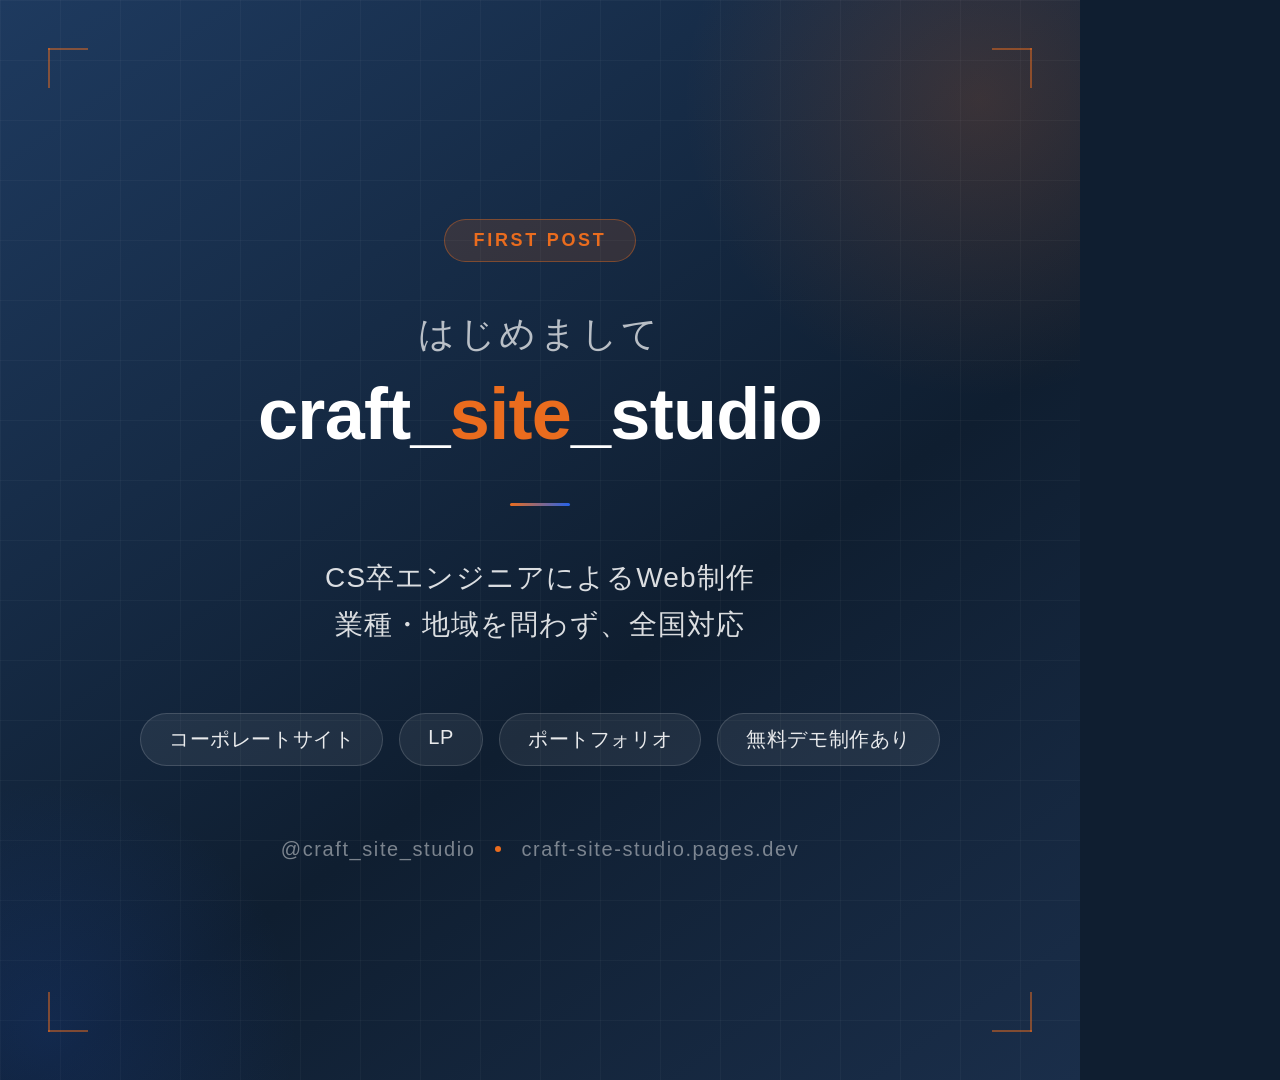
<file: first-post.html>
<!DOCTYPE html>
<html lang="ja">
<head>
<meta charset="UTF-8">
<meta name="viewport" content="width=device-width, initial-scale=1.0">
<style>
  * { box-sizing: border-box; margin: 0; padding: 0; }
  body {
    width: 1080px;
    height: 1080px;
    overflow: hidden;
    font-family: 'Noto Sans JP', sans-serif;
    background: #0f1e30;
  }
  @import url('https://fonts.googleapis.com/css2?family=Noto+Sans+JP:wght@300;400;500;700;900&family=DM+Sans:wght@400;500;700&display=swap');

  .card {
    width: 1080px;
    height: 1080px;
    background: linear-gradient(145deg, #1e3a5f 0%, #0f1e30 60%, #1a2e4a 100%);
    display: flex;
    flex-direction: column;
    align-items: center;
    justify-content: center;
    position: relative;
    overflow: hidden;
  }

  /* 背景の装飾 */
  .card::before {
    content: '';
    position: absolute;
    top: -200px; right: -200px;
    width: 600px; height: 600px;
    background: radial-gradient(circle, rgba(234,108,30,.18) 0%, transparent 70%);
    border-radius: 50%;
  }
  .card::after {
    content: '';
    position: absolute;
    bottom: -200px; left: -200px;
    width: 500px; height: 500px;
    background: radial-gradient(circle, rgba(37,99,235,.15) 0%, transparent 70%);
    border-radius: 50%;
  }

  .grid-line {
    position: absolute;
    inset: 0;
    background-image:
      linear-gradient(rgba(255,255,255,.03) 1px, transparent 1px),
      linear-gradient(90deg, rgba(255,255,255,.03) 1px, transparent 1px);
    background-size: 60px 60px;
  }

  .inner {
    position: relative;
    z-index: 2;
    display: flex;
    flex-direction: column;
    align-items: center;
    text-align: center;
    padding: 0 80px;
  }

  .tag {
    display: inline-flex;
    align-items: center;
    gap: 10px;
    background: rgba(234,108,30,.15);
    border: 1px solid rgba(234,108,30,.4);
    color: #ea6c1e;
    font-family: 'DM Sans', sans-serif;
    font-size: 18px;
    font-weight: 600;
    letter-spacing: .15em;
    text-transform: uppercase;
    padding: 10px 28px;
    border-radius: 100px;
    margin-bottom: 48px;
  }

  .hi {
    font-size: 36px;
    font-weight: 300;
    color: rgba(255,255,255,.7);
    letter-spacing: .1em;
    margin-bottom: 16px;
  }

  .name {
    font-size: 72px;
    font-weight: 900;
    color: #ffffff;
    letter-spacing: -.01em;
    line-height: 1.1;
    margin-bottom: 48px;
  }
  .name span {
    color: #ea6c1e;
  }

  .divider {
    width: 60px;
    height: 3px;
    background: linear-gradient(90deg, #ea6c1e, #2563eb);
    border-radius: 100px;
    margin-bottom: 48px;
  }

  .desc {
    font-size: 28px;
    font-weight: 400;
    color: rgba(255,255,255,.85);
    line-height: 1.7;
    margin-bottom: 64px;
    letter-spacing: .04em;
  }

  .badges {
    display: flex;
    gap: 16px;
    flex-wrap: wrap;
    justify-content: center;
    margin-bottom: 72px;
  }
  .badge {
    background: rgba(255,255,255,.07);
    border: 1px solid rgba(255,255,255,.15);
    color: rgba(255,255,255,.9);
    font-size: 20px;
    font-weight: 500;
    padding: 12px 28px;
    border-radius: 100px;
    letter-spacing: .03em;
  }

  .footer-line {
    display: flex;
    align-items: center;
    gap: 20px;
    color: rgba(255,255,255,.45);
    font-family: 'DM Sans', sans-serif;
    font-size: 20px;
    font-weight: 500;
    letter-spacing: .08em;
  }
  .footer-line .dot {
    width: 6px; height: 6px;
    background: #ea6c1e;
    border-radius: 50%;
  }

  /* 角の装飾 */
  .corner {
    position: absolute;
    width: 80px; height: 80px;
    z-index: 2;
  }
  .corner::before, .corner::after {
    content: '';
    position: absolute;
    background: rgba(234,108,30,.5);
  }
  .corner::before { width: 2px; height: 40px; }
  .corner::after  { width: 40px; height: 2px; }
  .corner.tl { top: 48px; left: 48px; }
  .corner.tl::before { top:0; left:0; }
  .corner.tl::after  { top:0; left:0; }
  .corner.tr { top: 48px; right: 48px; }
  .corner.tr::before { top:0; right:0; }
  .corner.tr::after  { top:0; right:0; }
  .corner.bl { bottom: 48px; left: 48px; }
  .corner.bl::before { bottom:0; left:0; }
  .corner.bl::after  { bottom:0; left:0; }
  .corner.br { bottom: 48px; right: 48px; }
  .corner.br::before { bottom:0; right:0; }
  .corner.br::after  { bottom:0; right:0; }
</style>
</head>
<body>
<div class="card">
  <div class="grid-line"></div>
  <div class="corner tl"></div>
  <div class="corner tr"></div>
  <div class="corner bl"></div>
  <div class="corner br"></div>

  <div class="inner">
    <div class="tag">First Post</div>
    <div class="hi">はじめまして</div>
    <div class="name">craft_<span>site</span>_studio</div>
    <div class="divider"></div>
    <div class="desc">
      CS卒エンジニアによるWeb制作<br>
      業種・地域を問わず、全国対応
    </div>
    <div class="badges">
      <div class="badge">コーポレートサイト</div>
      <div class="badge">LP</div>
      <div class="badge">ポートフォリオ</div>
      <div class="badge">無料デモ制作あり</div>
    </div>
    <div class="footer-line">
      <span>@craft_site_studio</span>
      <div class="dot"></div>
      <span>craft-site-studio.pages.dev</span>
    </div>
  </div>
</div>
</body>
</html>
</file>
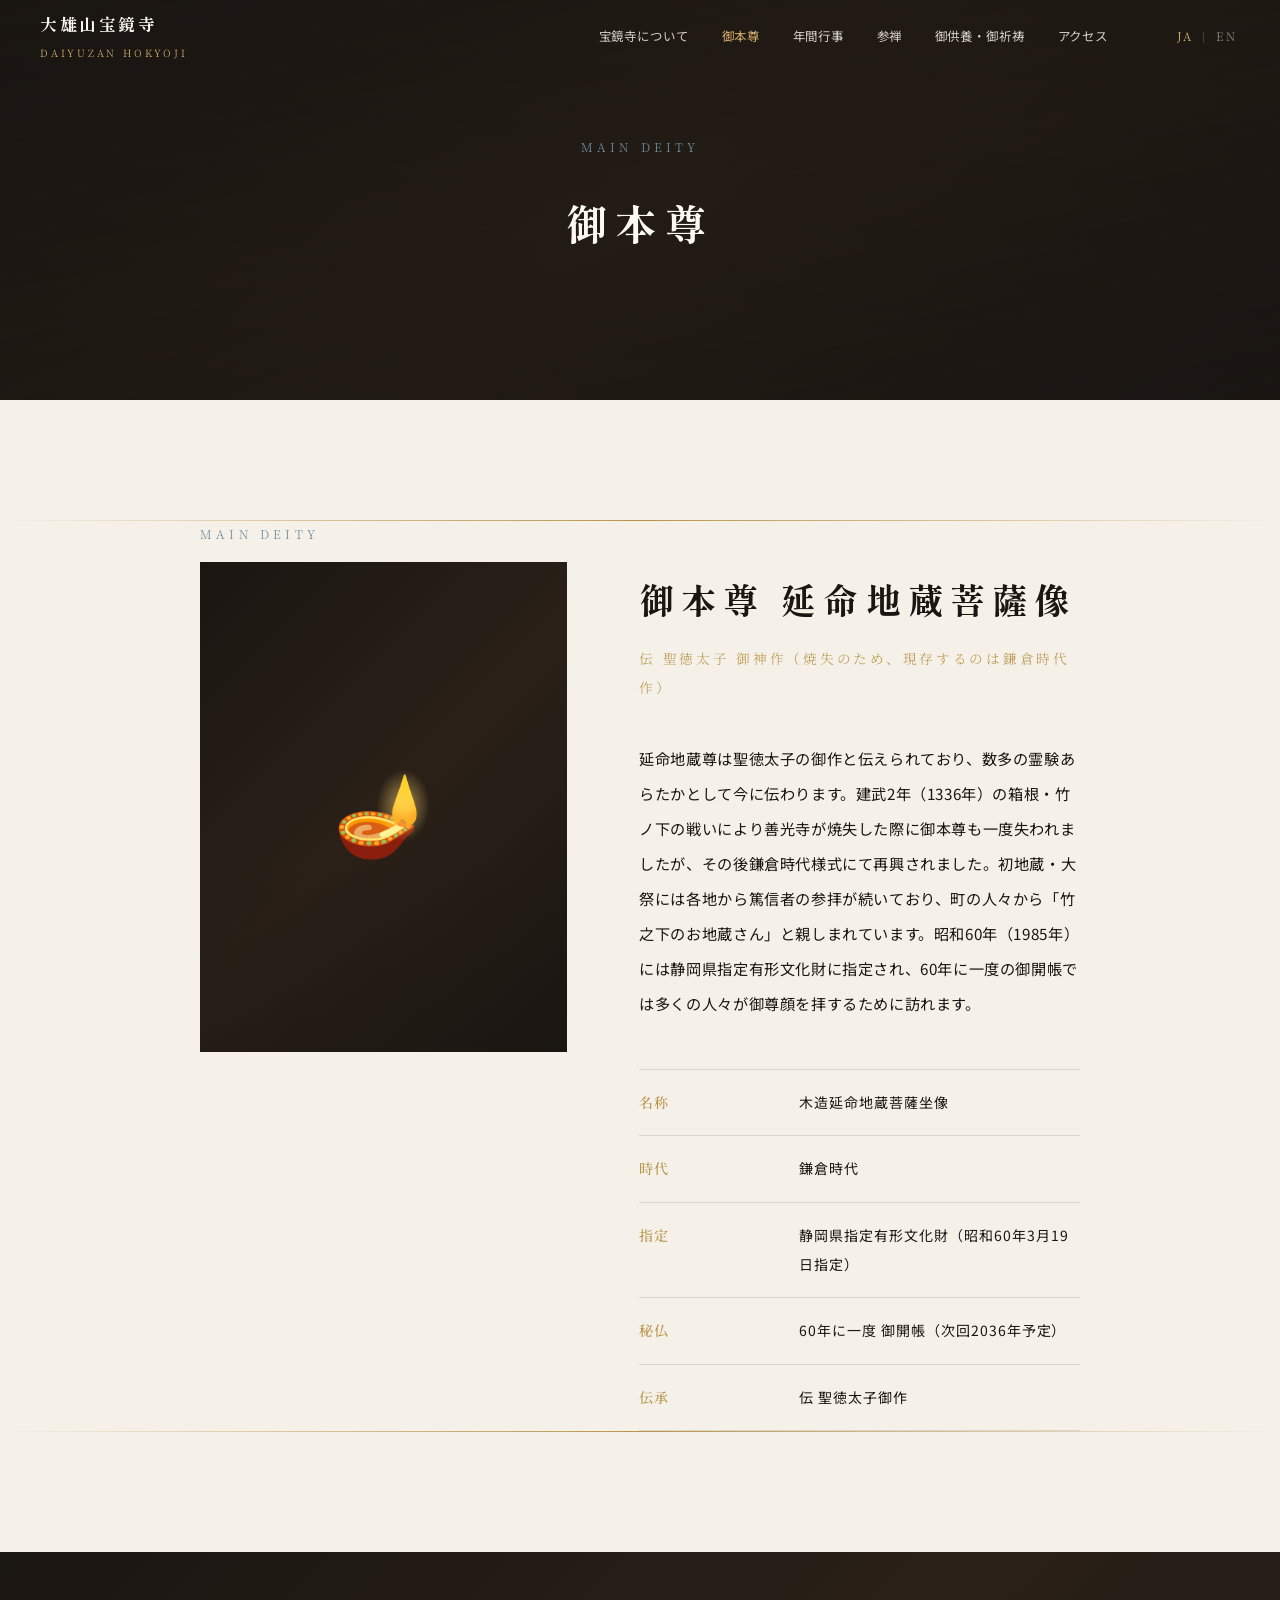
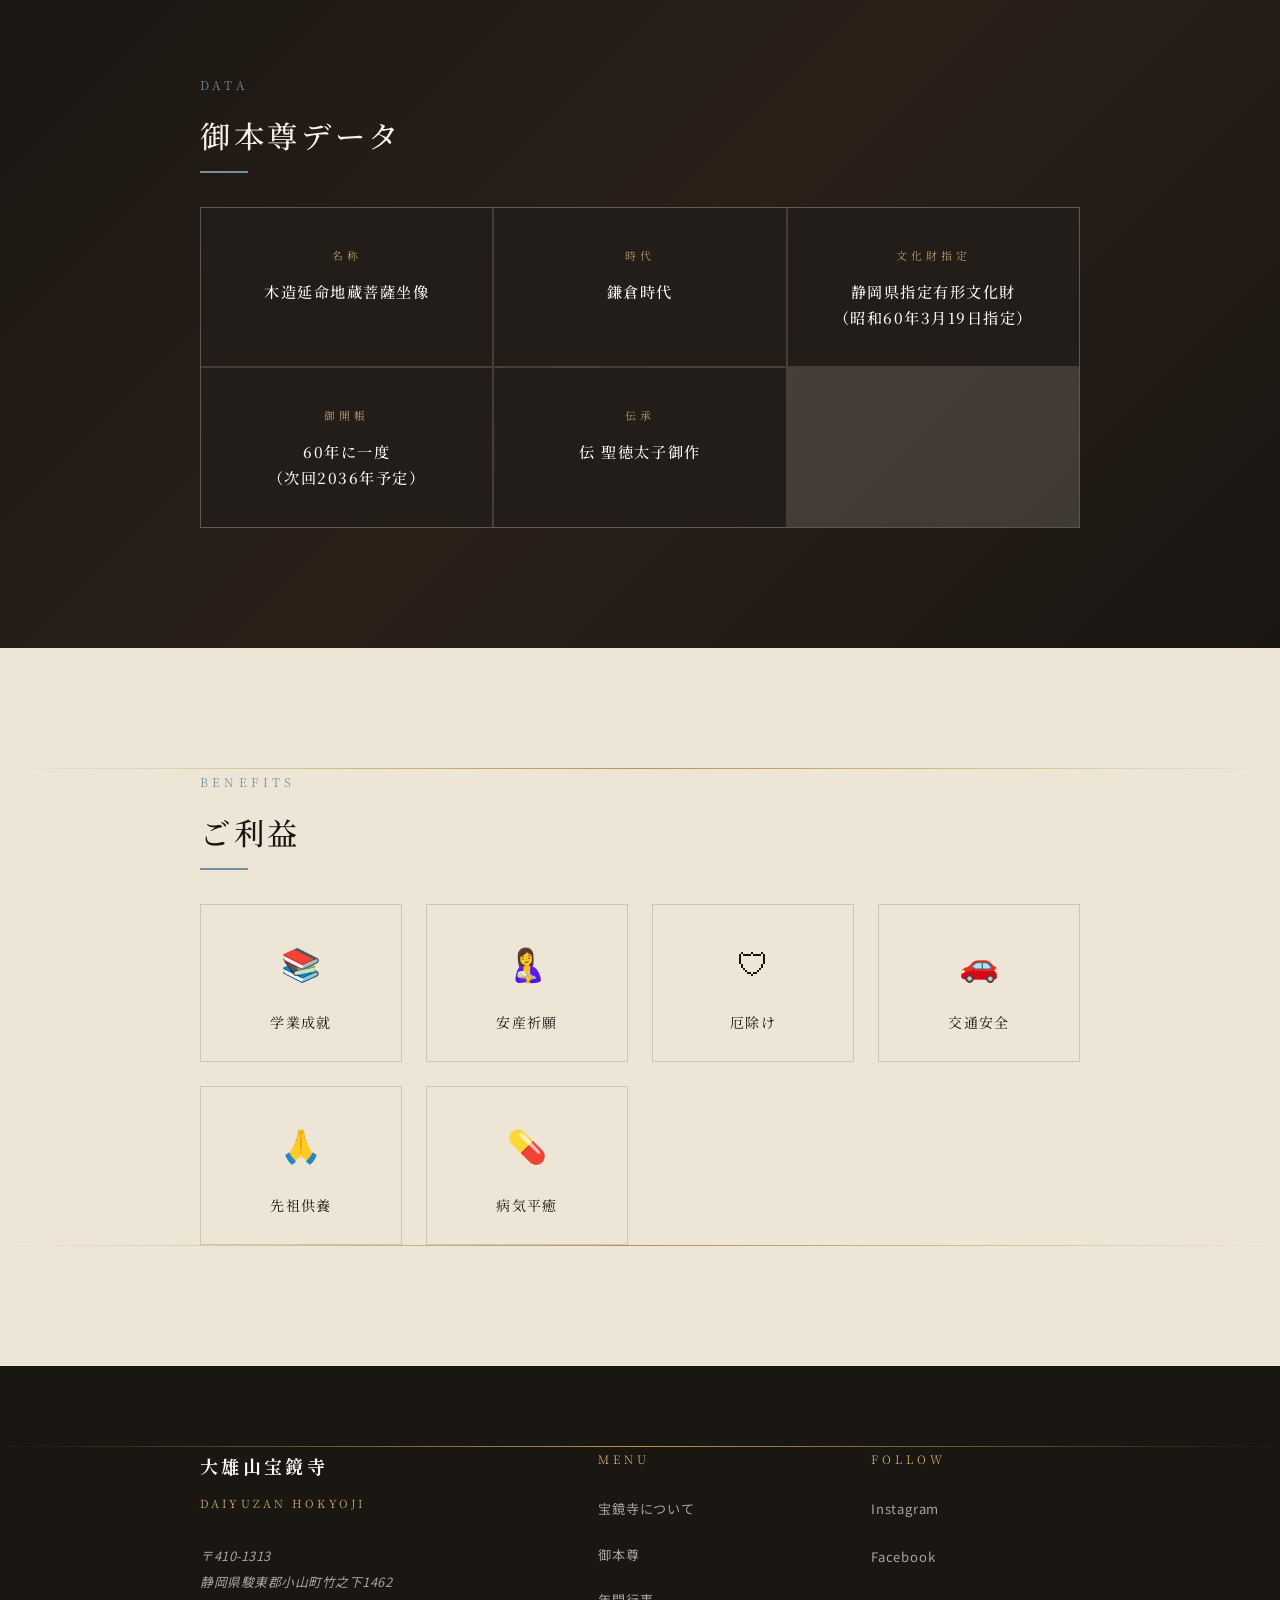
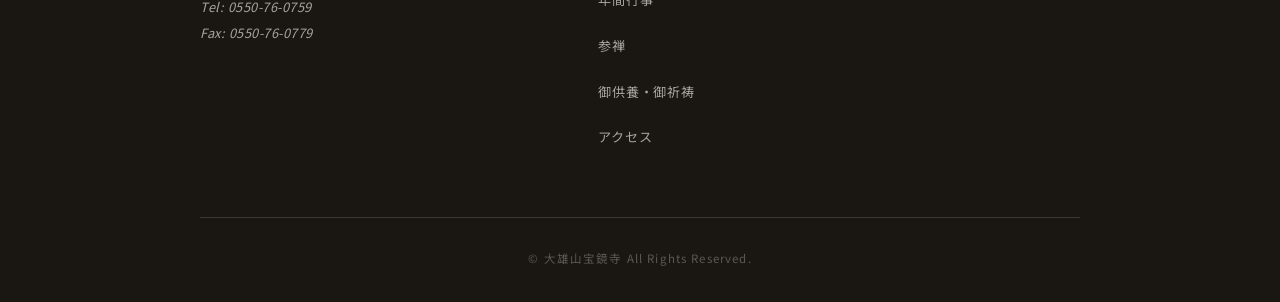
<file: honzon.html>
<!DOCTYPE html>
<html lang="ja">
<head>
  <meta charset="UTF-8">
  <meta name="viewport" content="width=device-width, initial-scale=1.0">
  <title>御本尊 延命地蔵菩薩｜大雄山宝鏡寺</title>
  <meta name="description" content="静岡県指定有形文化財・延命地蔵菩薩坐像（鎌倉時代）。60年に一度の御開帳、次回は2036年予定。">
  <meta property="og:site_name" content="大雄山宝鏡寺">
  <meta property="og:type" content="website">
  <meta property="og:title" content="御本尊 延命地蔵菩薩｜大雄山宝鏡寺">
  <meta property="og:description" content="静岡県指定有形文化財・延命地蔵菩薩坐像（鎌倉時代）。60年に一度の御開帳、次回は2036年予定。">
  <meta property="og:image" content="/assets/images/ogp.jpg">
  <meta property="og:locale" content="ja_JP">
  <meta property="og:locale:alternate" content="en_US">
  <link rel="preconnect" href="https://fonts.googleapis.com">
  <link rel="preconnect" href="https://fonts.gstatic.com" crossorigin>
  <link href="https://fonts.googleapis.com/css2?family=Noto+Serif+JP:wght@300;400;500;700&family=Noto+Sans+JP:wght@300;400;500&family=Shippori+Mincho+B1:wght@400;700;800&display=swap" rel="stylesheet">
  <link rel="stylesheet" href="css/reset.css">
  <link rel="stylesheet" href="css/variables.css">
  <link rel="stylesheet" href="css/base.css">
  <link rel="stylesheet" href="css/nav.css">
  <link rel="stylesheet" href="css/footer.css">
  <link rel="stylesheet" href="css/season.css">
  <link rel="stylesheet" href="css/pages/honzon.css">
</head>
<body>

<!-- ===== Navigation ===== -->
<header id="nav">
  <a class="nav-logo" href="index.html">
    <span class="nav-logo-text">大雄山宝鏡寺</span>
    <span class="nav-logo-sub">DAIYUZAN HOKYOJI</span>
  </a>
  <nav class="nav-links" aria-label="メインナビゲーション">
    <a class="nav-link" href="about.html" data-i18n="nav.about">宝鏡寺について</a>
    <a class="nav-link" href="honzon.html" data-i18n="nav.honzon">御本尊</a>
    <a class="nav-link" href="events.html" data-i18n="nav.events">年間行事</a>
    <a class="nav-link" href="practice.html" data-i18n="nav.practice">参禅</a>
    <a class="nav-link" href="service.html" data-i18n="nav.service">御供養・御祈祷</a>
    <a class="nav-link" href="access.html" data-i18n="nav.access">アクセス</a>
    <div class="lang-switcher">
      <button class="lang-btn active" data-lang="ja" onclick="setLang('ja')">JA</button>
      <span class="lang-divider">|</span>
      <button class="lang-btn" data-lang="en" onclick="setLang('en')">EN</button>
    </div>
  </nav>
  <button class="hamburger" id="hamburger" aria-label="メニューを開く">
    <span></span><span></span><span></span>
  </button>
</header>

<!-- モバイルメニュー -->
<div class="mobile-menu" id="mobile-menu" aria-hidden="true">
  <a class="nav-link" href="about.html" data-i18n="nav.about">宝鏡寺について</a>
  <a class="nav-link" href="honzon.html" data-i18n="nav.honzon">御本尊</a>
  <a class="nav-link" href="events.html" data-i18n="nav.events">年間行事</a>
  <a class="nav-link" href="practice.html" data-i18n="nav.practice">参禅</a>
  <a class="nav-link" href="service.html" data-i18n="nav.service">御供養・御祈祷</a>
  <a class="nav-link" href="access.html" data-i18n="nav.access">アクセス</a>
  <div class="lang-switcher">
    <button class="lang-btn active" data-lang="ja" onclick="setLang('ja')">JA</button>
    <span class="lang-divider">|</span>
    <button class="lang-btn" data-lang="en" onclick="setLang('en')">EN</button>
  </div>
</div>

<main>

  <!-- ===== Page Hero ===== -->
  <section class="page-hero">
    <div class="page-hero-bg"></div>
    <div class="page-hero-overlay"></div>
    <div class="page-hero-content">
      <span class="page-hero-label" data-i18n="page.honzon.label">MAIN DEITY</span>
      <h1 class="page-hero-title" data-i18n="page.honzon.title">御本尊</h1>
    </div>
  </section>

  <!-- ===== 御本尊メインセクション ===== -->
  <section class="honzon-main section" aria-labelledby="honzon-main-title">
    <div class="gold-separator" aria-hidden="true"></div>
    <div class="container">
      <span class="section-label anim-fade-up">MAIN DEITY</span>
      <div class="honzon-layout">

        <div class="honzon-page-photo anim-slide-left">
          <div class="honzon-page-photo-bg" role="img" aria-label="御本尊 延命地蔵菩薩像">🪔</div>
        </div>

        <div class="honzon-page-text anim-slide-right">
          <p class="honzon-page-name" id="honzon-main-title">御本尊 延命地蔵菩薩像</p>
          <p class="honzon-page-tradition">伝 聖徳太子 御神作（焼失のため、現存するのは鎌倉時代作）</p>
          <p class="honzon-page-desc">
            延命地蔵尊は聖徳太子の御作と伝えられており、数多の霊験あらたかとして今に伝わります。建武2年（1336年）の箱根・竹ノ下の戦いにより善光寺が焼失した際に御本尊も一度失われましたが、その後鎌倉時代様式にて再興されました。初地蔵・大祭には各地から篤信者の参拝が続いており、町の人々から「竹之下のお地蔵さん」と親しまれています。昭和60年（1985年）には静岡県指定有形文化財に指定され、60年に一度の御開帳では多くの人々が御尊顔を拝するために訪れます。
          </p>
          <table class="info-table">
            <tbody>
              <tr>
                <th class="info-table-th">名称</th>
                <td class="info-table-td">木造延命地蔵菩薩坐像</td>
              </tr>
              <tr>
                <th class="info-table-th">時代</th>
                <td class="info-table-td">鎌倉時代</td>
              </tr>
              <tr>
                <th class="info-table-th">指定</th>
                <td class="info-table-td">静岡県指定有形文化財（昭和60年3月19日指定）</td>
              </tr>
              <tr>
                <th class="info-table-th">秘仏</th>
                <td class="info-table-td">60年に一度 御開帳（次回2036年予定）</td>
              </tr>
              <tr>
                <th class="info-table-th">伝承</th>
                <td class="info-table-td">伝 聖徳太子御作</td>
              </tr>
            </tbody>
          </table>
        </div>

      </div>
    </div>
    <div class="gold-separator" aria-hidden="true"></div>
  </section>

  <!-- ===== 御本尊データセクション ===== -->
  <section class="honzon-data-section section" aria-labelledby="honzon-data-title">
    <div class="container">
      <span class="section-label anim-fade-up">DATA</span>
      <div class="section-title-wrap anim-fade-up">
        <h2 class="section-title" id="honzon-data-title">御本尊データ</h2>
      </div>
      <div class="honzon-data-grid">

        <div class="honzon-data-item anim-fade-up delay-1">
          <p class="honzon-data-label">名称</p>
          <p class="honzon-data-value">木造延命地蔵菩薩坐像</p>
        </div>

        <div class="honzon-data-item anim-fade-up delay-2">
          <p class="honzon-data-label">時代</p>
          <p class="honzon-data-value">鎌倉時代</p>
        </div>

        <div class="honzon-data-item anim-fade-up delay-3">
          <p class="honzon-data-label">文化財指定</p>
          <p class="honzon-data-value">静岡県指定有形文化財<br><span class="honzon-data-note">（昭和60年3月19日指定）</span></p>
        </div>

        <div class="honzon-data-item anim-fade-up delay-1">
          <p class="honzon-data-label">御開帳</p>
          <p class="honzon-data-value">60年に一度<br><span class="honzon-data-note">（次回2036年予定）<!-- TODO: 住職確認 --></span></p>
        </div>

        <div class="honzon-data-item anim-fade-up delay-2">
          <p class="honzon-data-label">伝承</p>
          <p class="honzon-data-value">伝 聖徳太子御作</p>
        </div>

      </div>
    </div>
  </section>

  <!-- ===== ご利益セクション ===== -->
  <section class="benefit-section section" aria-labelledby="benefit-title">
    <div class="gold-separator" aria-hidden="true"></div>
    <div class="container">
      <span class="section-label anim-fade-up">BENEFITS</span>
      <div class="section-title-wrap anim-fade-up">
        <h2 class="section-title" id="benefit-title">ご利益</h2>
      </div>
      <div class="benefit-grid">

        <div class="benefit-item anim-scale-in delay-1">
          <span class="benefit-icon" aria-hidden="true">📚</span>
          <p class="benefit-name">学業成就</p>
        </div>

        <div class="benefit-item anim-scale-in delay-2">
          <span class="benefit-icon" aria-hidden="true">🤱</span>
          <p class="benefit-name">安産祈願</p>
        </div>

        <div class="benefit-item anim-scale-in delay-3">
          <span class="benefit-icon" aria-hidden="true">🛡</span>
          <p class="benefit-name">厄除け</p>
        </div>

        <div class="benefit-item anim-scale-in delay-4">
          <span class="benefit-icon" aria-hidden="true">🚗</span>
          <p class="benefit-name">交通安全</p>
        </div>

        <div class="benefit-item anim-scale-in delay-1">
          <span class="benefit-icon" aria-hidden="true">🙏</span>
          <p class="benefit-name">先祖供養</p>
        </div>

        <div class="benefit-item anim-scale-in delay-2">
          <span class="benefit-icon" aria-hidden="true">💊</span>
          <p class="benefit-name">病気平癒</p>
        </div>

      </div>
    </div>
    <div class="gold-separator" aria-hidden="true"></div>
  </section>

</main>

<!-- ===== Footer ===== -->
<footer id="footer">
  <div class="gold-separator" aria-hidden="true"></div>
  <div class="container">
    <div class="footer-inner">
      <div class="footer-brand">
        <span class="footer-logo-text">大雄山宝鏡寺</span>
        <span class="footer-logo-sub">DAIYUZAN HOKYOJI</span>
        <address class="footer-address">
          〒410-1313<br>静岡県駿東郡小山町竹之下1462<br>
          Tel: <a href="tel:0550760759">0550-76-0759</a><br>Fax: 0550-76-0779
        </address>
      </div>
      <div>
        <p class="footer-nav-title">MENU</p>
        <ul class="footer-nav-list">
          <li><a class="footer-nav-link" href="about.html" data-i18n="nav.about">宝鏡寺について</a></li>
          <li><a class="footer-nav-link" href="honzon.html" data-i18n="nav.honzon">御本尊</a></li>
          <li><a class="footer-nav-link" href="events.html" data-i18n="nav.events">年間行事</a></li>
          <li><a class="footer-nav-link" href="practice.html" data-i18n="nav.practice">参禅</a></li>
          <li><a class="footer-nav-link" href="service.html" data-i18n="nav.service">御供養・御祈祷</a></li>
          <li><a class="footer-nav-link" href="access.html" data-i18n="nav.access">アクセス</a></li>
        </ul>
      </div>
      <div>
        <p class="footer-sns-title">FOLLOW</p>
        <ul class="footer-sns-list">
          <li><a class="footer-sns-link" href="https://www.instagram.com/takenoshita_no_ojizosan/" target="_blank" rel="noopener noreferrer">Instagram</a></li>
          <li><a class="footer-sns-link" href="https://www.facebook.com/profile.php?id=100064792773777" target="_blank" rel="noopener noreferrer">Facebook</a></li>
        </ul>
      </div>
    </div>
    <div class="footer-bottom">
      <p class="footer-copy" data-i18n="footer.copy">© 大雄山宝鏡寺 All Rights Reserved.</p>
    </div>
  </div>
</footer>

<script src="js/season.js"></script>
<script src="js/i18n.js"></script>
<script src="js/main.js"></script>
</body>
</html>
</file>
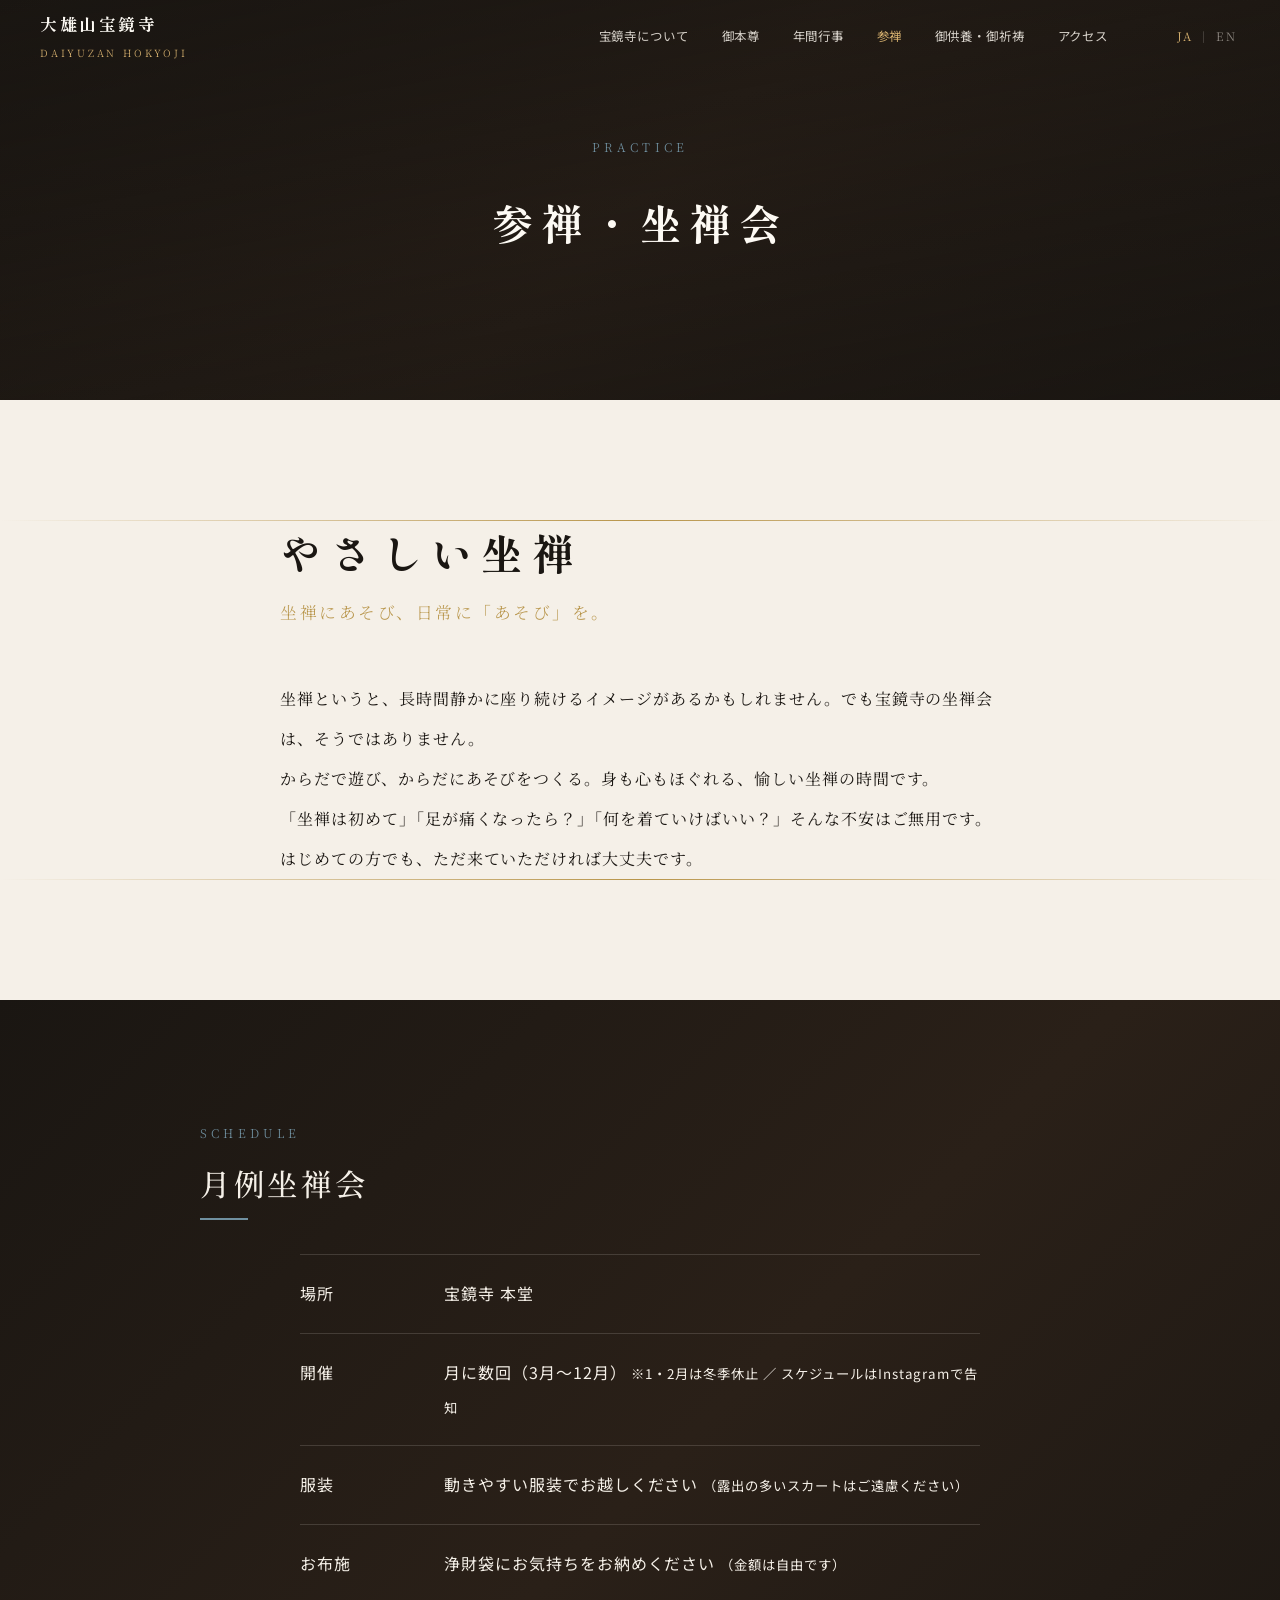
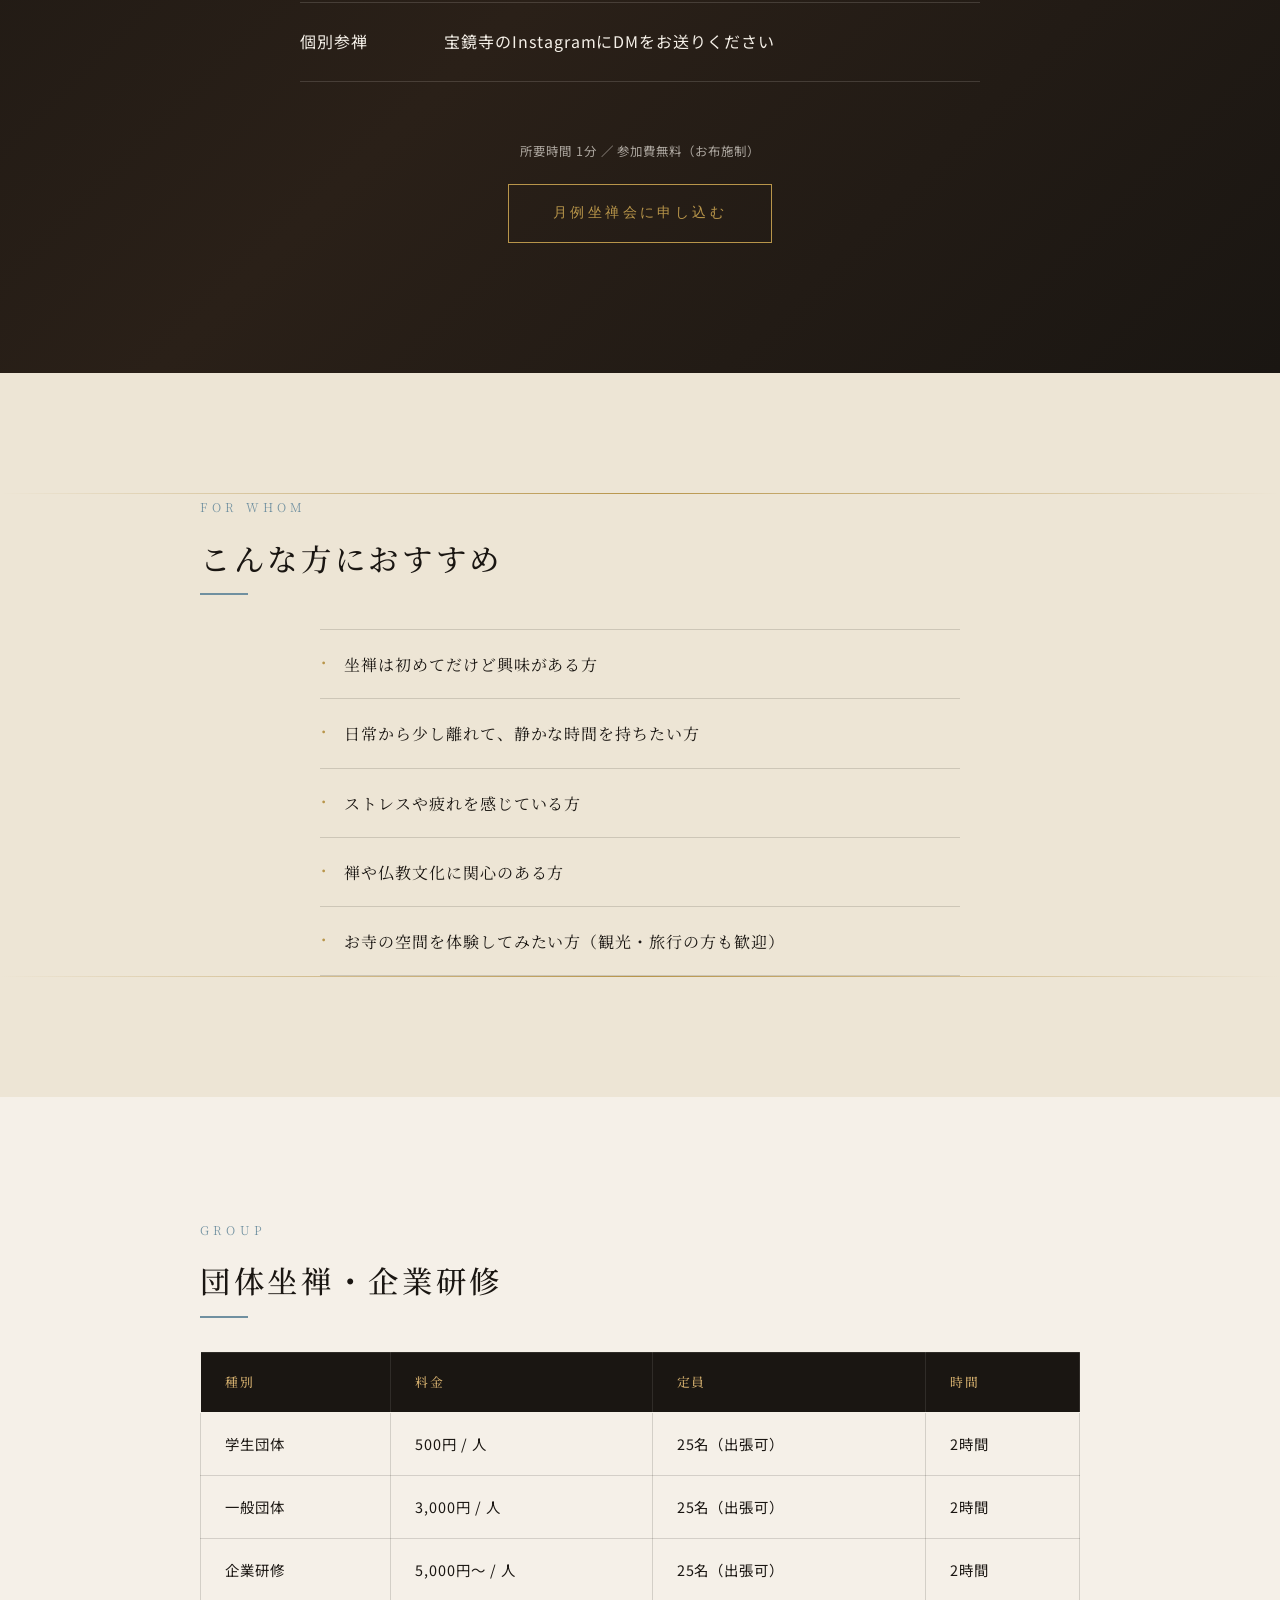
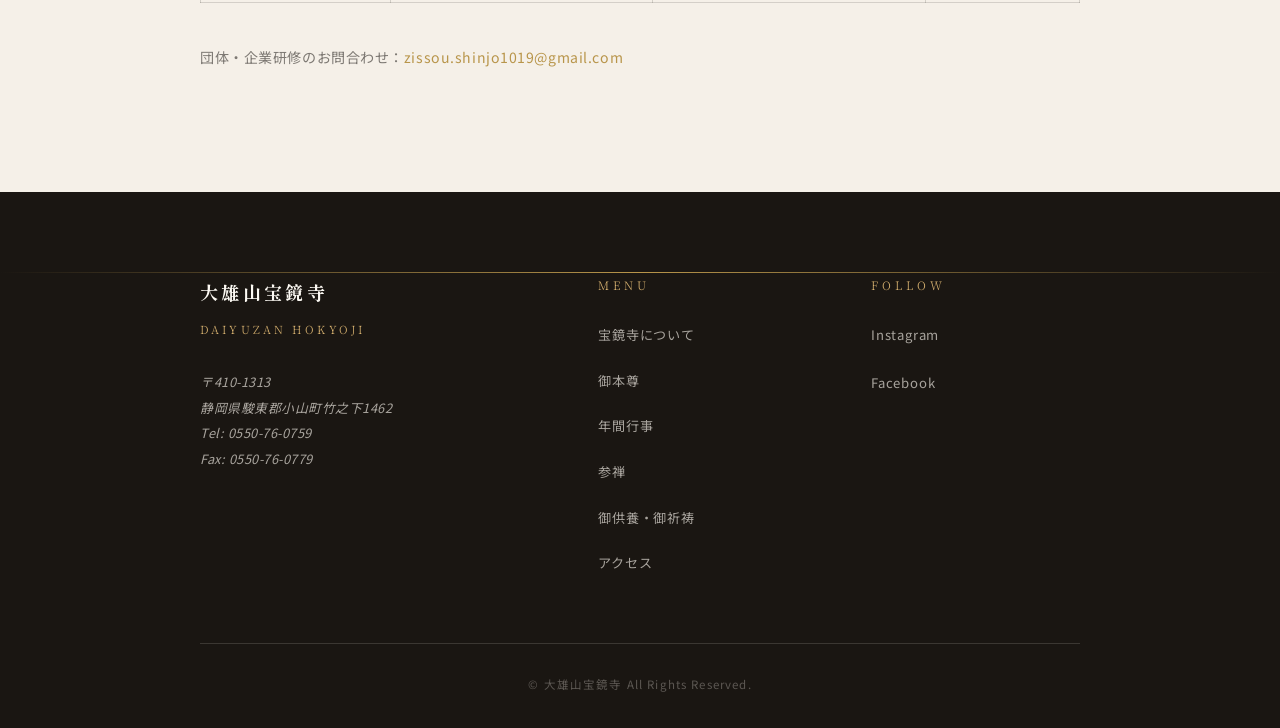
<file: practice.html>
<!DOCTYPE html>
<html lang="ja">
<head>
  <meta charset="UTF-8">
  <meta name="viewport" content="width=device-width, initial-scale=1.0">
  <title>参禅・坐禅会｜大雄山宝鏡寺</title>
  <meta name="description" content="初めての方でも参加できる月例坐禅会（宝鏡寺本堂）。団体・企業研修も受付中。">
  <meta property="og:site_name" content="大雄山宝鏡寺">
  <meta property="og:type" content="website">
  <meta property="og:title" content="参禅・坐禅会｜大雄山宝鏡寺">
  <meta property="og:description" content="初めての方でも参加できる月例坐禅会（宝鏡寺本堂）。団体・企業研修も受付中。">
  <meta property="og:image" content="/assets/images/ogp.jpg">
  <meta property="og:locale" content="ja_JP">
  <meta property="og:locale:alternate" content="en_US">
  <link rel="preconnect" href="https://fonts.googleapis.com">
  <link rel="preconnect" href="https://fonts.gstatic.com" crossorigin>
  <link href="https://fonts.googleapis.com/css2?family=Noto+Serif+JP:wght@300;400;500;700&family=Noto+Sans+JP:wght@300;400;500&family=Shippori+Mincho+B1:wght@400;700;800&display=swap" rel="stylesheet">
  <link rel="stylesheet" href="css/reset.css">
  <link rel="stylesheet" href="css/variables.css">
  <link rel="stylesheet" href="css/base.css">
  <link rel="stylesheet" href="css/nav.css">
  <link rel="stylesheet" href="css/footer.css">
  <link rel="stylesheet" href="css/season.css">
  <link rel="stylesheet" href="css/pages/practice.css">
</head>
<body>

<!-- ===== Navigation ===== -->
<header id="nav">
  <a class="nav-logo" href="index.html">
    <span class="nav-logo-text">大雄山宝鏡寺</span>
    <span class="nav-logo-sub">DAIYUZAN HOKYOJI</span>
  </a>
  <nav class="nav-links" aria-label="メインナビゲーション">
    <a class="nav-link" href="about.html" data-i18n="nav.about">宝鏡寺について</a>
    <a class="nav-link" href="honzon.html" data-i18n="nav.honzon">御本尊</a>
    <a class="nav-link" href="events.html" data-i18n="nav.events">年間行事</a>
    <a class="nav-link" href="practice.html" data-i18n="nav.practice">参禅</a>
    <a class="nav-link" href="service.html" data-i18n="nav.service">御供養・御祈祷</a>
    <a class="nav-link" href="access.html" data-i18n="nav.access">アクセス</a>
    <div class="lang-switcher">
      <button class="lang-btn active" data-lang="ja" onclick="setLang('ja')">JA</button>
      <span class="lang-divider">|</span>
      <button class="lang-btn" data-lang="en" onclick="setLang('en')">EN</button>
    </div>
  </nav>
  <button class="hamburger" id="hamburger" aria-label="メニューを開く">
    <span></span><span></span><span></span>
  </button>
</header>

<!-- モバイルメニュー -->
<div class="mobile-menu" id="mobile-menu" aria-hidden="true">
  <a class="nav-link" href="about.html" data-i18n="nav.about">宝鏡寺について</a>
  <a class="nav-link" href="honzon.html" data-i18n="nav.honzon">御本尊</a>
  <a class="nav-link" href="events.html" data-i18n="nav.events">年間行事</a>
  <a class="nav-link" href="practice.html" data-i18n="nav.practice">参禅</a>
  <a class="nav-link" href="service.html" data-i18n="nav.service">御供養・御祈祷</a>
  <a class="nav-link" href="access.html" data-i18n="nav.access">アクセス</a>
  <div class="lang-switcher">
    <button class="lang-btn active" data-lang="ja" onclick="setLang('ja')">JA</button>
    <span class="lang-divider">|</span>
    <button class="lang-btn" data-lang="en" onclick="setLang('en')">EN</button>
  </div>
</div>

<main>

  <!-- ===== Page Hero ===== -->
  <section class="page-hero">
    <div class="page-hero-bg"></div>
    <div class="page-hero-overlay"></div>
    <div class="page-hero-content">
      <span class="page-hero-label" data-i18n="page.practice.label">PRACTICE</span>
      <h1 class="page-hero-title" data-i18n="page.practice.title">参禅・坐禅会</h1>
    </div>
  </section>

  <!-- ===== メインコピーセクション ===== -->
  <section class="zazen-main section" aria-labelledby="zazen-main-title">
    <div class="gold-separator" aria-hidden="true"></div>
    <div class="container">
      <div class="zazen-main-inner anim-fade-up">
        <h2 class="zazen-copy-title" id="zazen-main-title">やさしい坐禅</h2>
        <p class="zazen-copy-sub">坐禅にあそび、日常に「あそび」を。</p>
        <p class="zazen-body-text anim-fade-up delay-1">坐禅というと、長時間静かに座り続けるイメージがあるかもしれません。でも宝鏡寺の坐禅会は、そうではありません。</p>
        <p class="zazen-body-text anim-fade-up delay-2">からだで遊び、からだにあそびをつくる。身も心もほぐれる、愉しい坐禅の時間です。</p>
        <p class="zazen-body-text anim-fade-up delay-3">「坐禅は初めて」「足が痛くなったら？」「何を着ていけばいい？」そんな不安はご無用です。はじめての方でも、ただ来ていただければ大丈夫です。</p>
      </div>
    </div>
    <div class="gold-separator" aria-hidden="true"></div>
  </section>

  <!-- ===== 坐禅会案内セクション ===== -->
  <section class="zazen-info-section section dark" aria-labelledby="zazen-info-title">
    <div class="container">
      <span class="section-label anim-fade-up">SCHEDULE</span>
      <div class="section-title-wrap anim-fade-up">
        <h2 class="section-title" id="zazen-info-title">月例坐禅会</h2>
      </div>

      <!-- TODO: 住職確認後にスケジュール表を追加 -->

      <dl class="zazen-info-table anim-fade-up delay-1">

        <div class="zazen-info-row">
          <dt>場所</dt>
          <dd>宝鏡寺 本堂</dd>
        </div>

        <div class="zazen-info-row">
          <dt>開催</dt>
          <dd>
            月に数回（3月〜12月）
            <small>※1・2月は冬季休止 ／ スケジュールはInstagramで告知</small>
          </dd>
        </div>

        <div class="zazen-info-row">
          <dt>服装</dt>
          <dd>
            動きやすい服装でお越しください
            <small>（露出の多いスカートはご遠慮ください）</small>
          </dd>
        </div>

        <div class="zazen-info-row">
          <dt>お布施</dt>
          <dd>
            浄財袋にお気持ちをお納めください
            <small>（金額は自由です）</small>
          </dd>
        </div>

        <div class="zazen-info-row">
          <dt>個別参禅</dt>
          <dd>宝鏡寺のInstagramにDMをお送りください</dd>
        </div>

      </dl>

      <div class="zazen-apply-wrap anim-fade-up delay-2">
        <p class="zazen-apply-note">所要時間 1分 ／ 参加費無料（お布施制）</p>
        <a href="https://forms.gle/hu17cBNj5bXEmwDJA" target="_blank" rel="noopener noreferrer" class="btn-primary">月例坐禅会に申し込む</a>
      </div>

    </div>
  </section>

  <!-- ===== こんな方におすすめセクション ===== -->
  <section class="zazen-recommend section" aria-labelledby="recommend-title">
    <div class="gold-separator" aria-hidden="true"></div>
    <div class="container">
      <span class="section-label anim-fade-up">FOR WHOM</span>
      <div class="section-title-wrap anim-fade-up">
        <h2 class="section-title" id="recommend-title">こんな方におすすめ</h2>
      </div>
      <ul class="recommend-list anim-fade-up delay-1">
        <li class="recommend-item">坐禅は初めてだけど興味がある方</li>
        <li class="recommend-item">日常から少し離れて、静かな時間を持ちたい方</li>
        <li class="recommend-item">ストレスや疲れを感じている方</li>
        <li class="recommend-item">禅や仏教文化に関心のある方</li>
        <li class="recommend-item">お寺の空間を体験してみたい方（観光・旅行の方も歓迎）</li>
      </ul>
    </div>
    <div class="gold-separator" aria-hidden="true"></div>
  </section>

  <!-- ===== 団体・企業研修セクション ===== -->
  <section class="group-section section" aria-labelledby="group-title">
    <div class="container">
      <span class="section-label anim-fade-up">GROUP</span>
      <div class="section-title-wrap anim-fade-up">
        <h2 class="section-title" id="group-title">団体坐禅・企業研修</h2>
      </div>
      <div class="group-table-wrap anim-fade-up delay-1">
        <table class="group-table">
          <thead>
            <tr>
              <th>種別</th>
              <th>料金</th>
              <th>定員</th>
              <th>時間</th>
            </tr>
          </thead>
          <tbody>
            <tr>
              <td>学生団体</td>
              <td>500円 / 人</td>
              <td>25名（出張可）</td>
              <td>2時間</td>
            </tr>
            <tr>
              <td>一般団体</td>
              <td>3,000円 / 人</td>
              <td>25名（出張可）</td>
              <td>2時間</td>
            </tr>
            <tr>
              <td>企業研修</td>
              <td>5,000円〜 / 人</td>
              <td>25名（出張可）</td>
              <td>2時間</td>
            </tr>
          </tbody>
        </table>
      </div>
      <p class="group-contact anim-fade-up delay-2">団体・企業研修のお問合わせ：<a href="mailto:zissou.shinjo1019@gmail.com">zissou.shinjo1019@gmail.com</a></p>
    </div>
  </section>

</main>

<!-- ===== Footer ===== -->
<footer id="footer">
  <div class="gold-separator" aria-hidden="true"></div>
  <div class="container">
    <div class="footer-inner">
      <div class="footer-brand">
        <span class="footer-logo-text">大雄山宝鏡寺</span>
        <span class="footer-logo-sub">DAIYUZAN HOKYOJI</span>
        <address class="footer-address">
          〒410-1313<br>静岡県駿東郡小山町竹之下1462<br>
          Tel: <a href="tel:0550760759">0550-76-0759</a><br>Fax: 0550-76-0779
        </address>
      </div>
      <div>
        <p class="footer-nav-title">MENU</p>
        <ul class="footer-nav-list">
          <li><a class="footer-nav-link" href="about.html" data-i18n="nav.about">宝鏡寺について</a></li>
          <li><a class="footer-nav-link" href="honzon.html" data-i18n="nav.honzon">御本尊</a></li>
          <li><a class="footer-nav-link" href="events.html" data-i18n="nav.events">年間行事</a></li>
          <li><a class="footer-nav-link" href="practice.html" data-i18n="nav.practice">参禅</a></li>
          <li><a class="footer-nav-link" href="service.html" data-i18n="nav.service">御供養・御祈祷</a></li>
          <li><a class="footer-nav-link" href="access.html" data-i18n="nav.access">アクセス</a></li>
        </ul>
      </div>
      <div>
        <p class="footer-sns-title">FOLLOW</p>
        <ul class="footer-sns-list">
          <li><a class="footer-sns-link" href="https://www.instagram.com/takenoshita_no_ojizosan/" target="_blank" rel="noopener noreferrer">Instagram</a></li>
          <li><a class="footer-sns-link" href="https://www.facebook.com/profile.php?id=100064792773777" target="_blank" rel="noopener noreferrer">Facebook</a></li>
        </ul>
      </div>
    </div>
    <div class="footer-bottom">
      <p class="footer-copy" data-i18n="footer.copy">© 大雄山宝鏡寺 All Rights Reserved.</p>
    </div>
  </div>
</footer>

<script src="js/season.js"></script>
<script src="js/i18n.js"></script>
<script src="js/main.js"></script>
</body>
</html>
</file>
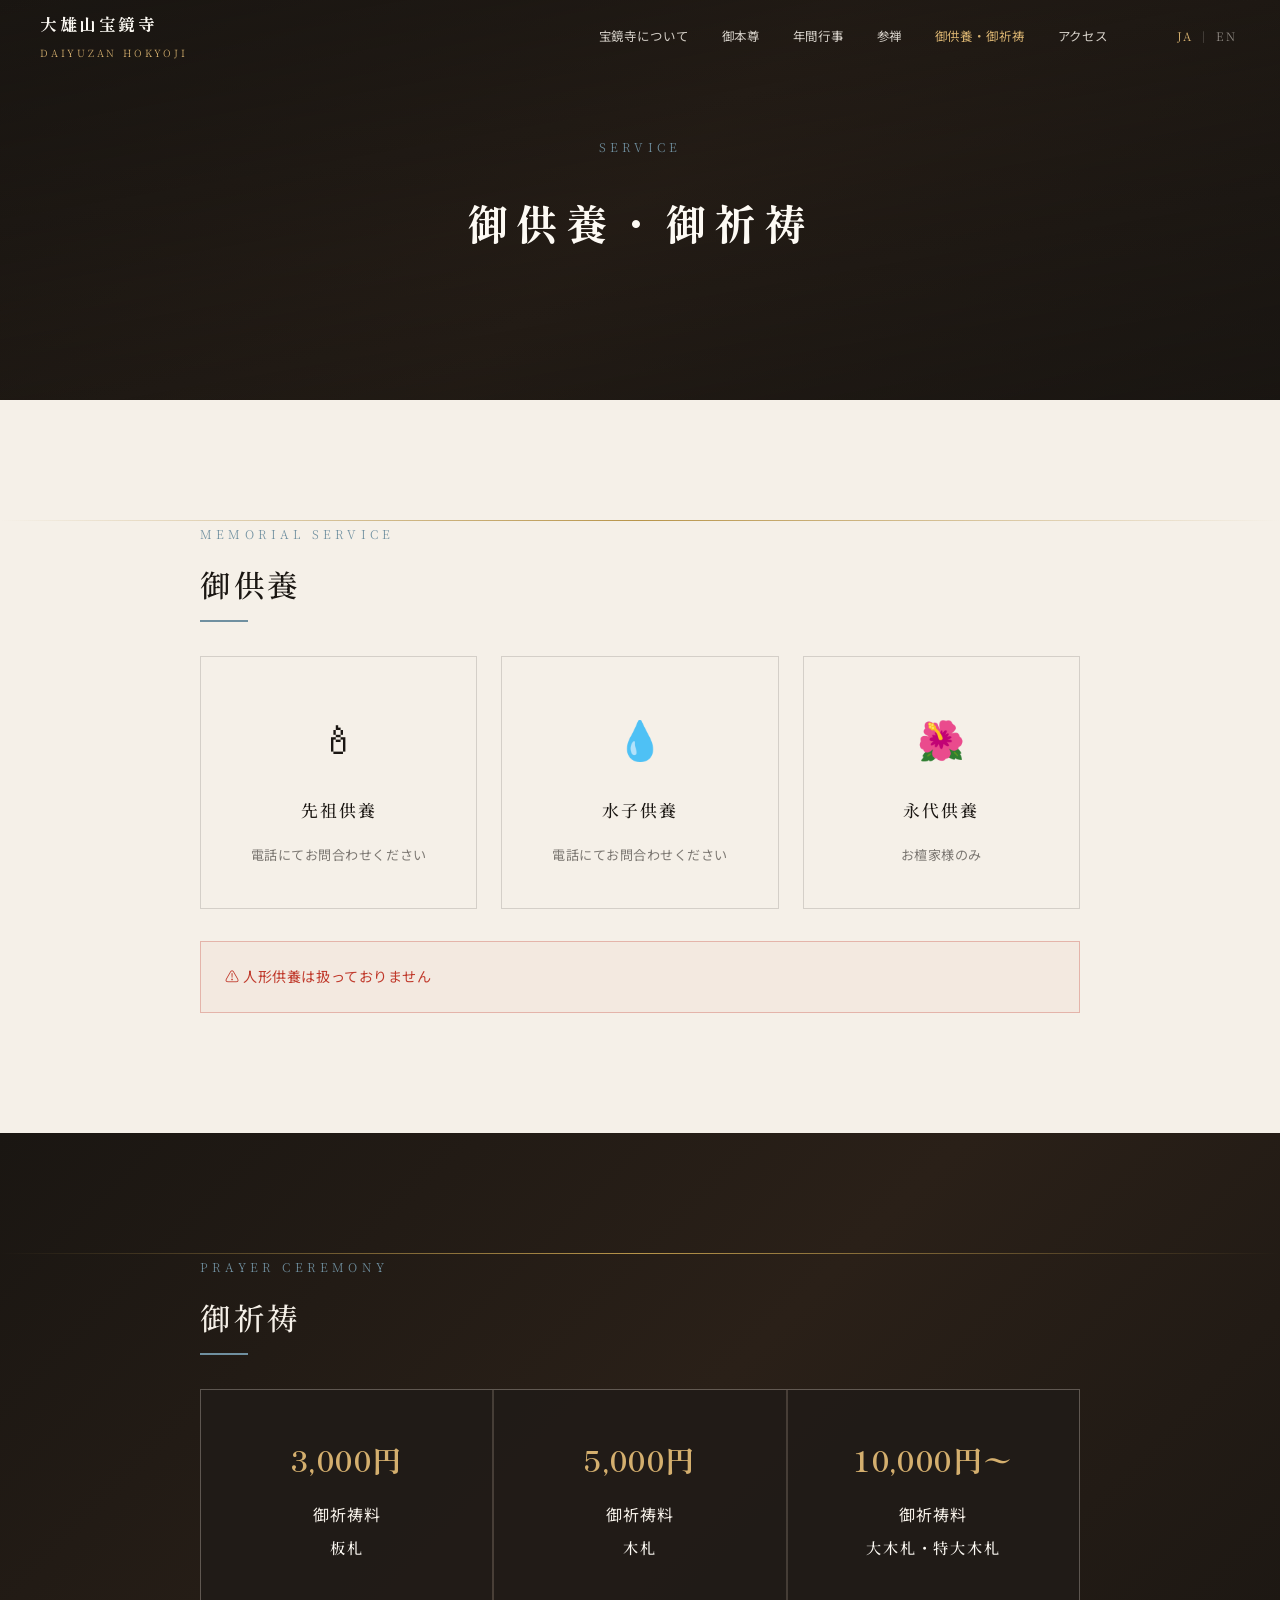
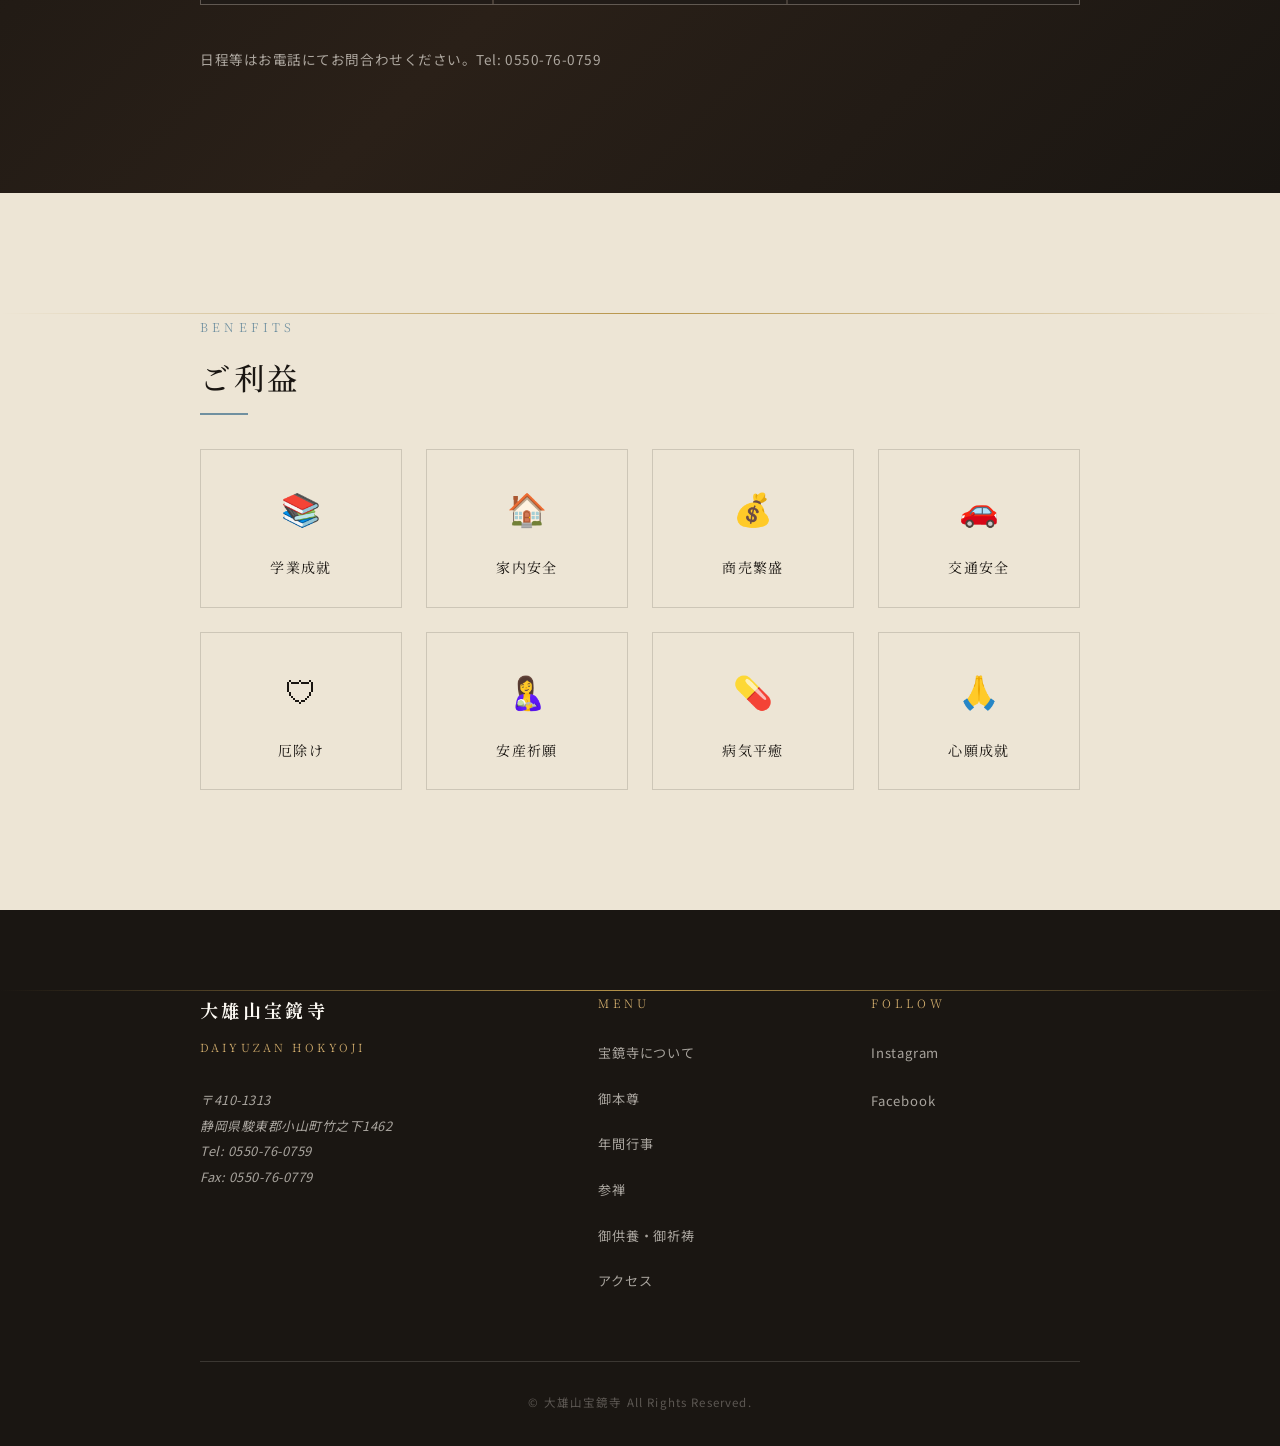
<file: service.html>
<!DOCTYPE html>
<html lang="ja">
<head>
  <meta charset="UTF-8">
  <meta name="viewport" content="width=device-width, initial-scale=1.0">
  <title>御供養・御祈祷｜大雄山宝鏡寺</title>
  <meta name="description" content="先祖供養・水子供養・永代供養（檀家様のみ）。御祈祷は3,000円より承っております。">
  <meta property="og:site_name" content="大雄山宝鏡寺">
  <meta property="og:type" content="website">
  <meta property="og:title" content="御供養・御祈祷｜大雄山宝鏡寺">
  <meta property="og:description" content="先祖供養・水子供養・永代供養（檀家様のみ）。御祈祷は3,000円より承っております。">
  <meta property="og:image" content="/assets/images/ogp.jpg">
  <meta property="og:locale" content="ja_JP">
  <meta property="og:locale:alternate" content="en_US">
  <link rel="preconnect" href="https://fonts.googleapis.com">
  <link rel="preconnect" href="https://fonts.gstatic.com" crossorigin>
  <link href="https://fonts.googleapis.com/css2?family=Noto+Serif+JP:wght@300;400;500;700&family=Noto+Sans+JP:wght@300;400;500&family=Shippori+Mincho+B1:wght@400;700;800&display=swap" rel="stylesheet">
  <link rel="stylesheet" href="css/reset.css">
  <link rel="stylesheet" href="css/variables.css">
  <link rel="stylesheet" href="css/base.css">
  <link rel="stylesheet" href="css/nav.css">
  <link rel="stylesheet" href="css/footer.css">
  <link rel="stylesheet" href="css/season.css">
  <link rel="stylesheet" href="css/pages/service.css">
</head>
<body>

<!-- ===== Navigation ===== -->
<header id="nav">
  <a class="nav-logo" href="index.html">
    <span class="nav-logo-text">大雄山宝鏡寺</span>
    <span class="nav-logo-sub">DAIYUZAN HOKYOJI</span>
  </a>
  <nav class="nav-links" aria-label="メインナビゲーション">
    <a class="nav-link" href="about.html" data-i18n="nav.about">宝鏡寺について</a>
    <a class="nav-link" href="honzon.html" data-i18n="nav.honzon">御本尊</a>
    <a class="nav-link" href="events.html" data-i18n="nav.events">年間行事</a>
    <a class="nav-link" href="practice.html" data-i18n="nav.practice">参禅</a>
    <a class="nav-link" href="service.html" data-i18n="nav.service">御供養・御祈祷</a>
    <a class="nav-link" href="access.html" data-i18n="nav.access">アクセス</a>
    <div class="lang-switcher">
      <button class="lang-btn active" data-lang="ja" onclick="setLang('ja')">JA</button>
      <span class="lang-divider">|</span>
      <button class="lang-btn" data-lang="en" onclick="setLang('en')">EN</button>
    </div>
  </nav>
  <button class="hamburger" id="hamburger" aria-label="メニューを開く"><span></span><span></span><span></span></button>
</header>

<!-- モバイルメニュー -->
<div class="mobile-menu" id="mobile-menu" aria-hidden="true">
  <a class="nav-link" href="about.html" data-i18n="nav.about">宝鏡寺について</a>
  <a class="nav-link" href="honzon.html" data-i18n="nav.honzon">御本尊</a>
  <a class="nav-link" href="events.html" data-i18n="nav.events">年間行事</a>
  <a class="nav-link" href="practice.html" data-i18n="nav.practice">参禅</a>
  <a class="nav-link" href="service.html" data-i18n="nav.service">御供養・御祈祷</a>
  <a class="nav-link" href="access.html" data-i18n="nav.access">アクセス</a>
  <div class="lang-switcher">
    <button class="lang-btn active" data-lang="ja" onclick="setLang('ja')">JA</button>
    <span class="lang-divider">|</span>
    <button class="lang-btn" data-lang="en" onclick="setLang('en')">EN</button>
  </div>
</div>

<main>

  <!-- ===== Page Hero ===== -->
  <section class="page-hero">
    <div class="page-hero-bg"></div>
    <div class="page-hero-overlay"></div>
    <div class="page-hero-content">
      <span class="page-hero-label" data-i18n="page.service.label">SERVICE</span>
      <h1 class="page-hero-title" data-i18n="page.service.title">御供養・御祈祷</h1>
    </div>
  </section>

  <!-- ===== 御供養セクション ===== -->
  <section class="kuyo-section section" aria-labelledby="kuyo-title">
    <div class="gold-separator" aria-hidden="true"></div>
    <div class="container">
      <span class="section-label anim-fade-up">MEMORIAL SERVICE</span>
      <div class="section-title-wrap anim-fade-up">
        <h2 class="section-title" id="kuyo-title">御供養</h2>
      </div>

      <div class="kuyo-cards">

        <div class="kuyo-card anim-scale-in delay-1">
          <div class="kuyo-card-icon" aria-hidden="true">🕯</div>
          <h3 class="kuyo-card-name">先祖供養</h3>
          <p class="kuyo-card-note">電話にてお問合わせください</p>
        </div>

        <div class="kuyo-card anim-scale-in delay-2">
          <div class="kuyo-card-icon" aria-hidden="true">💧</div>
          <h3 class="kuyo-card-name">水子供養</h3>
          <p class="kuyo-card-note">電話にてお問合わせください</p>
        </div>

        <div class="kuyo-card anim-scale-in delay-3">
          <div class="kuyo-card-icon" aria-hidden="true">🌺</div>
          <h3 class="kuyo-card-name">永代供養</h3>
          <p class="kuyo-card-note">お檀家様のみ</p>
        </div>

      </div>

      <div class="kuyo-notice anim-fade-up">
        <p class="kuyo-notice-text">⚠️ 人形供養は扱っておりません</p>
      </div>
    </div>
  </section>

  <!-- ===== 御祈祷セクション ===== -->
  <section class="kito-section section" aria-labelledby="kito-title">
    <div class="gold-separator" aria-hidden="true"></div>
    <div class="container">
      <span class="section-label anim-fade-up">PRAYER CEREMONY</span>
      <div class="section-title-wrap anim-fade-up">
        <h2 class="section-title" id="kito-title">御祈祷</h2>
      </div>

      <div class="kito-grid">

        <div class="kito-item anim-scale-in delay-1">
          <p class="kito-price">3,000円</p>
          <p class="kito-label">御祈祷料</p>
          <p class="kito-type">板札</p>
        </div>

        <div class="kito-item anim-scale-in delay-2">
          <p class="kito-price">5,000円</p>
          <p class="kito-label">御祈祷料</p>
          <p class="kito-type">木札</p>
        </div>

        <div class="kito-item anim-scale-in delay-3">
          <p class="kito-price">10,000円〜</p>
          <p class="kito-label">御祈祷料</p>
          <p class="kito-type">大木札・特大木札</p>
        </div>

      </div>

      <p class="kito-note anim-fade-up">日程等はお電話にてお問合わせください。Tel: 0550-76-0759</p>
    </div>
  </section>

  <!-- ===== ご利益セクション ===== -->
  <section class="service-benefit-section section" aria-labelledby="benefit-title">
    <div class="gold-separator" aria-hidden="true"></div>
    <div class="container">
      <span class="section-label anim-fade-up">BENEFITS</span>
      <div class="section-title-wrap anim-fade-up">
        <h2 class="section-title" id="benefit-title">ご利益</h2>
      </div>

      <div class="benefit-grid">

        <div class="benefit-item anim-scale-in delay-1">
          <div class="benefit-icon" aria-hidden="true">📚</div>
          <p class="benefit-name">学業成就</p>
        </div>

        <div class="benefit-item anim-scale-in delay-2">
          <div class="benefit-icon" aria-hidden="true">🏠</div>
          <p class="benefit-name">家内安全</p>
        </div>

        <div class="benefit-item anim-scale-in delay-3">
          <div class="benefit-icon" aria-hidden="true">💰</div>
          <p class="benefit-name">商売繁盛</p>
        </div>

        <div class="benefit-item anim-scale-in delay-4">
          <div class="benefit-icon" aria-hidden="true">🚗</div>
          <p class="benefit-name">交通安全</p>
        </div>

        <div class="benefit-item anim-scale-in delay-1">
          <div class="benefit-icon" aria-hidden="true">🛡</div>
          <p class="benefit-name">厄除け</p>
        </div>

        <div class="benefit-item anim-scale-in delay-2">
          <div class="benefit-icon" aria-hidden="true">🤱</div>
          <p class="benefit-name">安産祈願</p>
        </div>

        <div class="benefit-item anim-scale-in delay-3">
          <div class="benefit-icon" aria-hidden="true">💊</div>
          <p class="benefit-name">病気平癒</p>
        </div>

        <div class="benefit-item anim-scale-in delay-4">
          <div class="benefit-icon" aria-hidden="true">🙏</div>
          <p class="benefit-name">心願成就</p>
        </div>

      </div>
    </div>
  </section>

</main>

<!-- ===== Footer ===== -->
<footer id="footer">
  <div class="gold-separator" aria-hidden="true"></div>
  <div class="container">
    <div class="footer-inner">
      <div class="footer-brand">
        <span class="footer-logo-text">大雄山宝鏡寺</span>
        <span class="footer-logo-sub">DAIYUZAN HOKYOJI</span>
        <address class="footer-address">〒410-1313<br>静岡県駿東郡小山町竹之下1462<br>Tel: <a href="tel:0550760759">0550-76-0759</a><br>Fax: 0550-76-0779</address>
      </div>
      <div>
        <p class="footer-nav-title">MENU</p>
        <ul class="footer-nav-list">
          <li><a class="footer-nav-link" href="about.html" data-i18n="nav.about">宝鏡寺について</a></li>
          <li><a class="footer-nav-link" href="honzon.html" data-i18n="nav.honzon">御本尊</a></li>
          <li><a class="footer-nav-link" href="events.html" data-i18n="nav.events">年間行事</a></li>
          <li><a class="footer-nav-link" href="practice.html" data-i18n="nav.practice">参禅</a></li>
          <li><a class="footer-nav-link" href="service.html" data-i18n="nav.service">御供養・御祈祷</a></li>
          <li><a class="footer-nav-link" href="access.html" data-i18n="nav.access">アクセス</a></li>
        </ul>
      </div>
      <div>
        <p class="footer-sns-title">FOLLOW</p>
        <ul class="footer-sns-list">
          <li><a class="footer-sns-link" href="https://www.instagram.com/takenoshita_no_ojizosan/" target="_blank" rel="noopener noreferrer">Instagram</a></li>
          <li><a class="footer-sns-link" href="https://www.facebook.com/profile.php?id=100064792773777" target="_blank" rel="noopener noreferrer">Facebook</a></li>
        </ul>
      </div>
    </div>
    <div class="footer-bottom">
      <p class="footer-copy" data-i18n="footer.copy">© 大雄山宝鏡寺 All Rights Reserved.</p>
    </div>
  </div>
</footer>

<script src="js/season.js"></script>
<script src="js/i18n.js"></script>
<script src="js/main.js"></script>
</body>
</html>
</file>
<file: css/variables.css>
/* ===== CSS Variables ===== */
:root {
  /* ── ベースカラー ── */
  --ink:         #1a1612;
  --ink-soft:    #2e2822;
  --washi:       #f5f0e8;
  --washi-deep:  #ede5d5;
  --white:       #fdfaf4;

  /* ── テキスト ── */
  --text-on-dark:  #f5f0e8;
  --text-on-light: #1a1612;
  --text-muted:    rgba(245,240,232,0.65);
  --text-light:    rgba(26,22,18,0.55);

  /* ── アクセント ── */
  --gold:        #b8954a;
  --gold-light:  #d4af6e;
  --gold-dark:   #8a6e35;
  --vermillion:  #c0392b;

  /* ── 季節アクセント（JS で上書き）── */
  --season-accent: #b8954a;

  /* ── グラデーション ── */
  --grad-hero-default:
    linear-gradient(
      170deg,
      rgba(26,22,18,0.82) 0%,
      rgba(26,22,18,0.45) 45%,
      rgba(74,58,35,0.65) 100%
    );
  --grad-hero-spring:
    linear-gradient(170deg, rgba(60,20,20,0.75) 0%, rgba(180,100,100,0.3) 60%, rgba(26,22,18,0.7) 100%);
  --grad-hero-summer:
    linear-gradient(170deg, rgba(10,25,15,0.80) 0%, rgba(30,70,40,0.4) 55%, rgba(26,22,18,0.75) 100%);
  --grad-hero-autumn:
    linear-gradient(170deg, rgba(40,15,5,0.82) 0%, rgba(140,60,20,0.45) 55%, rgba(26,22,18,0.78) 100%);
  --grad-hero-winter:
    linear-gradient(170deg, rgba(10,15,30,0.85) 0%, rgba(40,60,80,0.4) 55%, rgba(26,22,18,0.80) 100%);
  --grad-section-dark:
    linear-gradient(135deg, #1a1612 0%, #2a2018 50%, #1a1612 100%);
  --grad-gold-line:
    linear-gradient(90deg, transparent, var(--gold), transparent);

  /* ── ボーダー ── */
  --border-light: rgba(245,240,232,0.15);
  --border-dark:  rgba(26,22,18,0.15);
  --border:       rgba(26,22,18,0.12);

  /* ── フォントサイズ ── */
  --fs-hero:  clamp(2.6rem, 6vw, 4.8rem);
  --fs-h1:    clamp(1.8rem, 3.5vw, 2.6rem);
  --fs-h2:    clamp(1.4rem, 2.5vw, 1.9rem);
  --fs-h3:    1.2rem;
  --fs-body:  1rem;
  --fs-small: 0.875rem;
  --fs-label: 0.75rem;

  /* ── 行間・字間 ── */
  --lh-heading: 1.5;
  --lh-body:    2.1;
  --ls-heading: 0.12em;
  --ls-body:    0.06em;
  --ls-label:   0.35em;

  /* ── スペーシング ── */
  --section-padding: 120px 0;
  --container-max:   960px;
  --container-pad:   0 40px;
  --gap-grid:        48px;

  /* ── トランジション ── */
  --transition-base: 0.3s ease;
  --transition-slow: 0.6s ease;
}

@media (max-width: 768px) {
  :root {
    --section-padding: 72px 0;
    --container-pad:   0 20px;
    --gap-grid:        28px;
  }
}
</file>
<file: css/base.css>
/* ===== Base Styles ===== */

body {
  font-family: 'Noto Sans JP', sans-serif;
  font-size: var(--fs-body);
  line-height: var(--lh-body);
  letter-spacing: var(--ls-body);
  color: var(--text-on-light);
  background: var(--washi);
}

/* ── コンテナ ── */
.container {
  max-width: var(--container-max);
  margin: 0 auto;
  padding: var(--container-pad);
}

.container-wide {
  max-width: 1200px;
  margin: 0 auto;
  padding: var(--container-pad);
}

/* ── セクション共通 ── */
.section {
  padding: var(--section-padding);
}

.section-dark {
  background: var(--grad-section-dark);
  color: var(--text-on-dark);
}

.section-washi {
  background: var(--washi);
  color: var(--text-on-light);
}

.section-washi-deep {
  background: var(--washi-deep);
  color: var(--text-on-light);
}

/* ── セクションヘッダー ── */
.section-label {
  display: block;
  font-family: 'Noto Serif JP', serif;
  font-size: var(--fs-label);
  font-weight: 300;
  letter-spacing: var(--ls-label);
  color: var(--gold);
  text-transform: uppercase;
  margin-bottom: 16px;
}

.section-title {
  font-family: 'Noto Serif JP', serif;
  font-size: var(--fs-h2);
  font-weight: 500;
  line-height: var(--lh-heading);
  letter-spacing: var(--ls-heading);
}

.section-title-wrap {
  position: relative;
  display: inline-block;
  margin-bottom: 48px;
}

.section-title-wrap::after {
  content: '';
  position: absolute;
  bottom: -14px;
  left: 0;
  height: 2px;
  width: 0;
  background: var(--gold);
  transition: width 0.8s ease 0.3s;
}

.section-title-wrap.visible::after {
  width: 48px;
}

.section-header {
  margin-bottom: 64px;
}

/* ── 金のセパレーター ── */
.gold-separator {
  width: 100%;
  height: 1px;
  background: var(--grad-gold-line);
}

/* ── タイポグラフィ ── */
h1 { font-size: var(--fs-h1); }
h2 { font-size: var(--fs-h2); }
h3 { font-size: var(--fs-h3); }

.serif { font-family: 'Noto Serif JP', serif; }
.shippori { font-family: 'Shippori Mincho B1', serif; }
.sans { font-family: 'Noto Sans JP', sans-serif; }

/* ── ボタン ── */
.btn-primary {
  border: 1px solid var(--gold);
  color: var(--gold);
  padding: 14px 44px;
  font-family: 'Shippori Mincho B1', serif;
  font-size: 0.85rem;
  letter-spacing: 0.25em;
  background: transparent;
  position: relative;
  overflow: hidden;
  transition: color 0.4s;
  display: inline-block;
  cursor: pointer;
}

.btn-primary::before {
  content: '';
  position: absolute;
  inset: 0;
  background: var(--gold);
  transform: scaleX(0);
  transform-origin: left;
  transition: transform 0.4s ease;
  z-index: -1;
}

.btn-primary:hover { color: var(--ink); }
.btn-primary:hover::before { transform: scaleX(1); }

.btn-outline {
  border: 1px solid var(--ink);
  color: var(--ink);
  padding: 14px 44px;
  font-family: 'Shippori Mincho B1', serif;
  font-size: 0.85rem;
  letter-spacing: 0.25em;
  background: transparent;
  position: relative;
  overflow: hidden;
  transition: color 0.4s;
  display: inline-block;
}

.btn-outline::before {
  content: '';
  position: absolute;
  inset: 0;
  background: var(--ink);
  transform: scaleX(0);
  transform-origin: left;
  transition: transform 0.4s ease;
  z-index: -1;
}

.btn-outline:hover { color: var(--washi); }
.btn-outline:hover::before { transform: scaleX(1); }

/* テキストリンク（矢印アニメーション）*/
.link-arrow {
  font-family: 'Noto Sans JP', sans-serif;
  font-size: 0.85rem;
  color: var(--gold-light);
  letter-spacing: 0.1em;
  display: inline-flex;
  align-items: center;
  gap: 10px;
  transition: gap 0.3s, color 0.2s;
}

.link-arrow::after { content: '→'; transition: transform 0.3s; }
.link-arrow:hover { gap: 16px; color: var(--gold); }
.link-arrow:hover::after { transform: translateX(4px); }

/* ── アニメーションクラス ── */
.anim-fade-up {
  opacity: 0;
  transform: translateY(40px);
  transition: opacity 0.8s ease, transform 0.8s ease;
}
.anim-fade-up.visible { opacity: 1; transform: translateY(0); }

.anim-slide-left {
  opacity: 0;
  transform: translateX(-48px);
  transition: opacity 0.8s ease, transform 0.8s ease;
}
.anim-slide-left.visible { opacity: 1; transform: translateX(0); }

.anim-slide-right {
  opacity: 0;
  transform: translateX(48px);
  transition: opacity 0.8s ease, transform 0.8s ease;
}
.anim-slide-right.visible { opacity: 1; transform: translateX(0); }

.anim-scale-in {
  opacity: 0;
  transform: scale(0.94);
  transition: opacity 0.7s ease, transform 0.7s ease;
}
.anim-scale-in.visible { opacity: 1; transform: scale(1); }

/* 遅延クラス */
.delay-1 { transition-delay: 0.1s; }
.delay-2 { transition-delay: 0.2s; }
.delay-3 { transition-delay: 0.3s; }
.delay-4 { transition-delay: 0.4s; }
.delay-5 { transition-delay: 0.5s; }

/* テキスト1文字ずつ出現 */
.char {
  display: inline-block;
  opacity: 0;
  transform: translateY(20px);
  transition: opacity 0.5s ease, transform 0.5s ease;
}
.char.visible { opacity: 1; transform: translateY(0); }

/* ── ページヒーロー（サブページ共通）── */
.page-hero {
  position: relative;
  height: 400px;
  display: flex;
  align-items: center;
  justify-content: center;
  overflow: hidden;
  background: var(--grad-section-dark);
}

.page-hero-bg {
  position: absolute;
  inset: 0;
  background-size: cover;
  background-position: center;
  background-repeat: no-repeat;
  transform: scale(1.05);
  animation: pageHeroZoom 8s ease-out forwards;
}

@keyframes pageHeroZoom {
  from { transform: scale(1.05); }
  to   { transform: scale(1.0); }
}

.page-hero-overlay {
  position: absolute;
  inset: 0;
  background: linear-gradient(
    170deg,
    rgba(26,22,18,0.75) 0%,
    rgba(26,22,18,0.4) 50%,
    rgba(26,22,18,0.7) 100%
  );
}

.page-hero-content {
  position: relative;
  z-index: 2;
  text-align: center;
  color: var(--text-on-dark);
}

.page-hero-label {
  display: block;
  font-family: 'Noto Serif JP', serif;
  font-size: var(--fs-label);
  font-weight: 300;
  letter-spacing: var(--ls-label);
  color: var(--gold-light);
  margin-bottom: 20px;
  text-transform: uppercase;
}

.page-hero-title {
  font-family: 'Shippori Mincho B1', serif;
  font-size: var(--fs-h1);
  font-weight: 700;
  letter-spacing: 0.18em;
  color: var(--white);
}

/* ── 強調テキスト ── */
.text-vermillion { color: var(--vermillion); font-weight: 500; }
.text-gold { color: var(--gold); }
.text-muted-dark { color: var(--text-muted); }

/* ── 2列グリッド ── */
.grid-2 {
  display: grid;
  grid-template-columns: 1fr 1fr;
  gap: var(--gap-grid);
}

.grid-3 {
  display: grid;
  grid-template-columns: repeat(3, 1fr);
  gap: 32px;
}

@media (max-width: 900px) {
  .grid-2 { grid-template-columns: 1fr; }
  .grid-3 { grid-template-columns: 1fr 1fr; }
}

@media (max-width: 600px) {
  .grid-3 { grid-template-columns: 1fr; }
  .page-hero { height: 280px; }
}

/* ── テーブル ── */
.info-table {
  width: 100%;
  border-top: 1px solid var(--border);
}

.info-table tr {
  border-bottom: 1px solid var(--border);
}

.info-table th,
.info-table td {
  padding: 18px 0;
  font-size: var(--fs-small);
  text-align: left;
  vertical-align: top;
}

.info-table th {
  font-family: 'Noto Serif JP', serif;
  font-weight: 500;
  letter-spacing: 0.08em;
  width: 160px;
  color: var(--gold);
}

.info-table-dark {
  border-top: 1px solid var(--border-light);
}
.info-table-dark tr { border-bottom: 1px solid var(--border-light); }
.info-table-dark th { color: var(--gold-light); }
.info-table-dark th,
.info-table-dark td { color: var(--text-on-dark); }

/* ── ご利益グリッド ── */
.benefit-grid {
  display: grid;
  grid-template-columns: repeat(4, 1fr);
  gap: 24px;
}

.benefit-item {
  text-align: center;
  padding: 24px 16px;
  border: 1px solid var(--border-dark);
  transition: border-color 0.3s, transform 0.3s;
}

.benefit-item:hover {
  border-color: var(--gold);
  transform: translateY(-4px);
}

.benefit-icon {
  font-size: 2rem;
  margin-bottom: 12px;
  display: block;
}

.benefit-name {
  font-family: 'Noto Serif JP', serif;
  font-size: var(--fs-small);
  letter-spacing: 0.1em;
}

@media (max-width: 768px) {
  .benefit-grid { grid-template-columns: repeat(2, 1fr); }
}

/* ── 写真プレースホルダー ── */
.photo-placeholder {
  width: 100%;
  height: 100%;
  min-height: 300px;
  display: flex;
  align-items: center;
  justify-content: center;
  font-size: 4rem;
  background: var(--grad-section-dark);
  color: rgba(245,240,232,0.3);
}
</file>
<file: css/nav.css>
/* ===== Navigation ===== */

#nav {
  position: fixed;
  top: 0;
  left: 0;
  right: 0;
  z-index: 1000;
  height: 72px;
  display: flex;
  align-items: center;
  padding: 0 40px;
  background: transparent;
  transition: background 0.4s, transform 0.4s, box-shadow 0.4s;
}

#nav.scrolled {
  background: rgba(26,22,18,0.96);
  backdrop-filter: blur(10px);
  -webkit-backdrop-filter: blur(10px);
  box-shadow: 0 2px 24px rgba(0,0,0,0.3);
}

#nav.hidden {
  transform: translateY(-100%);
}

/* ── ロゴ ── */
.nav-logo {
  flex-shrink: 0;
  margin-right: auto;
  text-decoration: none;
}

.nav-logo-text {
  font-family: 'Shippori Mincho B1', serif;
  font-size: 1.05rem;
  font-weight: 700;
  letter-spacing: 0.15em;
  color: var(--white);
  line-height: 1.3;
  transition: color 0.3s;
}

.nav-logo-sub {
  display: block;
  font-family: 'Noto Serif JP', serif;
  font-size: 0.62rem;
  font-weight: 300;
  letter-spacing: 0.28em;
  color: var(--gold-light);
  margin-top: 2px;
}

/* ── ナビリンク ── */
.nav-links {
  display: flex;
  align-items: center;
  gap: 32px;
}

.nav-link {
  font-family: 'Noto Sans JP', sans-serif;
  font-size: 0.78rem;
  font-weight: 400;
  letter-spacing: 0.08em;
  color: rgba(245,240,232,0.85);
  transition: color 0.2s;
  white-space: nowrap;
  text-decoration: none;
}

.nav-link:hover,
.nav-link.active {
  color: var(--gold-light);
}

/* ── 言語切替 ── */
.lang-switcher {
  display: flex;
  align-items: center;
  gap: 6px;
  margin-left: 32px;
}

.lang-btn {
  background: none;
  border: none;
  font-family: 'Noto Serif JP', serif;
  font-size: 0.72rem;
  letter-spacing: 0.12em;
  color: rgba(245,240,232,0.5);
  cursor: pointer;
  padding: 2px 4px;
  transition: color 0.2s;
}

.lang-btn.active,
.lang-btn:hover { color: var(--gold-light); }

.lang-divider {
  color: rgba(245,240,232,0.25);
  font-size: 0.65rem;
}

/* ── ハンバーガーメニュー ── */
.hamburger {
  display: none;
  flex-direction: column;
  gap: 6px;
  cursor: pointer;
  padding: 6px;
  margin-left: 20px;
}

.hamburger span {
  display: block;
  width: 24px;
  height: 1px;
  background: var(--white);
  transition: transform 0.3s, opacity 0.3s;
}

.hamburger.open span:nth-child(1) { transform: translateY(7px) rotate(45deg); }
.hamburger.open span:nth-child(2) { opacity: 0; }
.hamburger.open span:nth-child(3) { transform: translateY(-7px) rotate(-45deg); }

/* ── モバイルメニュー ── */
.mobile-menu {
  display: none;
  position: fixed;
  inset: 0;
  z-index: 999;
  background: rgba(26,22,18,0.97);
  backdrop-filter: blur(12px);
  -webkit-backdrop-filter: blur(12px);
  flex-direction: column;
  align-items: center;
  justify-content: center;
  gap: 36px;
  opacity: 0;
  pointer-events: none;
  transition: opacity 0.4s;
}

.mobile-menu.open {
  display: flex;
  opacity: 1;
  pointer-events: auto;
}

.mobile-menu .nav-link {
  font-family: 'Noto Serif JP', serif;
  font-size: 1.2rem;
  letter-spacing: 0.2em;
  color: var(--text-on-dark);
}

.mobile-menu .lang-switcher {
  margin-left: 0;
  margin-top: 16px;
}

@media (max-width: 768px) {
  #nav { padding: 0 20px; }
  .nav-links { display: none; }
  .hamburger { display: flex; }
}
</file>
<file: css/footer.css>
/* ===== Footer ===== */

#footer {
  background: var(--ink);
  color: var(--text-on-dark);
  padding: 80px 0 32px;
}

.footer-inner {
  display: grid;
  grid-template-columns: 1.6fr 1fr 1fr;
  gap: 64px;
  margin-bottom: 64px;
}

/* ── ロゴ・住所エリア ── */
.footer-brand {}

.footer-logo-text {
  font-family: 'Shippori Mincho B1', serif;
  font-size: 1.15rem;
  font-weight: 700;
  letter-spacing: 0.18em;
  color: var(--white);
  display: block;
  margin-bottom: 6px;
}

.footer-logo-sub {
  font-family: 'Noto Serif JP', serif;
  font-size: 0.7rem;
  font-weight: 300;
  letter-spacing: 0.28em;
  color: var(--gold-light);
  display: block;
  margin-bottom: 28px;
}

.footer-address {
  font-family: 'Noto Sans JP', sans-serif;
  font-size: 0.8rem;
  line-height: 2;
  letter-spacing: 0.04em;
  color: var(--text-muted);
}

/* ── サイトリンク ── */
.footer-nav-title {
  font-family: 'Noto Serif JP', serif;
  font-size: 0.72rem;
  font-weight: 300;
  letter-spacing: var(--ls-label);
  color: var(--gold-light);
  text-transform: uppercase;
  margin-bottom: 20px;
}

.footer-nav-list {
  display: flex;
  flex-direction: column;
  gap: 12px;
}

.footer-nav-link {
  font-family: 'Noto Sans JP', sans-serif;
  font-size: 0.82rem;
  letter-spacing: 0.06em;
  color: var(--text-muted);
  text-decoration: none;
  transition: color 0.2s;
}

.footer-nav-link:hover { color: var(--gold-light); }

/* ── SNS ── */
.footer-sns-title {
  font-family: 'Noto Serif JP', serif;
  font-size: 0.72rem;
  font-weight: 300;
  letter-spacing: var(--ls-label);
  color: var(--gold-light);
  text-transform: uppercase;
  margin-bottom: 20px;
}

.footer-sns-list {
  display: flex;
  flex-direction: column;
  gap: 14px;
}

.footer-sns-link {
  display: inline-flex;
  align-items: center;
  gap: 12px;
  font-family: 'Noto Sans JP', sans-serif;
  font-size: 0.82rem;
  letter-spacing: 0.06em;
  color: var(--text-muted);
  text-decoration: none;
  transition: color 0.2s;
}

.footer-sns-link:hover { color: var(--gold-light); }

.footer-sns-icon {
  width: 20px;
  height: 20px;
  fill: currentColor;
}

/* ── コピーライト ── */
.footer-bottom {
  border-top: 1px solid var(--border-light);
  padding-top: 28px;
  text-align: center;
}

.footer-copy {
  font-family: 'Noto Sans JP', sans-serif;
  font-size: 0.72rem;
  letter-spacing: 0.1em;
  color: rgba(245,240,232,0.3);
}

@media (max-width: 900px) {
  .footer-inner {
    grid-template-columns: 1fr 1fr;
    gap: 48px;
  }
  .footer-brand { grid-column: 1 / -1; }
}

@media (max-width: 600px) {
  #footer { padding: 60px 0 24px; }
  .footer-inner {
    grid-template-columns: 1fr;
    gap: 40px;
  }
  .footer-brand { grid-column: auto; }
}
</file>
<file: css/season.css>
/* ===== Season Theme Overrides ===== */

/* 春：桜の淡いアクセント */
[data-season="spring"] .section-label,
[data-season="spring"] .page-hero-label { color: var(--season-accent); }
[data-season="spring"] .section-title-wrap::after { background: var(--season-accent); }
[data-season="spring"] .gold-separator { background: linear-gradient(90deg, transparent, var(--season-accent), transparent); }

/* 夏：深緑の落ち着き */
[data-season="summer"] .section-label,
[data-season="summer"] .page-hero-label { color: var(--season-accent); }
[data-season="summer"] .section-title-wrap::after { background: var(--season-accent); }

/* 秋：紅葉色 */
[data-season="autumn"] .section-label,
[data-season="autumn"] .page-hero-label { color: var(--season-accent); }
[data-season="autumn"] .section-title-wrap::after { background: var(--season-accent); }

/* 冬：冬空の静寂 */
[data-season="winter"] .section-label,
[data-season="winter"] .page-hero-label { color: var(--season-accent); }
[data-season="winter"] .section-title-wrap::after { background: var(--season-accent); }
</file>
<file: css/pages/about.css>
/* ===== About Page ===== */

/* ── 概要セクション ── */
.about-intro {
  background: var(--washi);
  padding: var(--section-padding);
}

.about-intro-body {
  max-width: 720px;
  margin: 0 auto;
}

.about-intro-text {
  font-family: 'Noto Serif JP', serif;
  font-size: 1.05rem;
  line-height: 2.3;
  letter-spacing: 0.06em;
  color: var(--text-on-light);
}

/* ── タイムラインセクション ── */
.timeline-section {
  background: var(--grad-section-dark);
  color: var(--text-on-dark);
  padding: var(--section-padding);
}

.timeline {
  position: relative;
  max-width: 720px;
  margin: 0 auto;
}

/* 縦のゴールドライン */
.timeline::before {
  content: '';
  position: absolute;
  top: 0;
  bottom: 0;
  left: 100px;
  width: 1px;
  background: linear-gradient(to bottom, transparent, var(--gold), transparent);
}

.timeline-item {
  display: flex;
  gap: 40px;
  margin-bottom: 48px;
  position: relative;
}

.timeline-item:last-child { margin-bottom: 0; }

.timeline-year-wrap {
  flex-shrink: 0;
  width: 100px;
  text-align: right;
  padding-top: 4px;
}

.timeline-era {
  font-family: 'Noto Serif JP', serif;
  font-size: 0.8rem;
  font-weight: 500;
  letter-spacing: 0.1em;
  color: var(--gold-light);
  display: block;
}

.timeline-year {
  font-family: 'Noto Serif JP', serif;
  font-size: 0.72rem;
  font-weight: 300;
  letter-spacing: 0.08em;
  color: var(--text-muted);
  display: block;
  margin-top: 2px;
}

/* タイムラインの点 */
.timeline-dot {
  position: absolute;
  left: 96px;
  top: 8px;
  width: 9px;
  height: 9px;
  border-radius: 50%;
  background: var(--gold);
  flex-shrink: 0;
  z-index: 1;
}

.timeline-content {
  padding-left: 24px;
  flex: 1;
}

.timeline-event {
  font-family: 'Noto Serif JP', serif;
  font-size: 1rem;
  font-weight: 500;
  letter-spacing: 0.1em;
  color: var(--white);
  margin-bottom: 8px;
}

.timeline-desc {
  font-family: 'Noto Sans JP', sans-serif;
  font-size: 0.85rem;
  line-height: 1.9;
  color: var(--text-muted);
}

@media (max-width: 600px) {
  .timeline::before { left: 72px; }
  .timeline-year-wrap { width: 72px; }
  .timeline-dot { left: 68px; }
  .timeline-item { gap: 24px; }
  .timeline-content { padding-left: 20px; }
}

/* ── 境内紹介セクション ── */
.grounds-section {
  background: var(--washi-deep);
  padding: var(--section-padding);
}

.grounds-grid {
  display: grid;
  grid-template-columns: 1fr 1fr;
  gap: 48px;
}

.ground-item {}

.ground-photo {
  width: 100%;
  aspect-ratio: 4/3;
  overflow: hidden;
  margin-bottom: 24px;
  position: relative;
}

.ground-photo-bg {
  width: 100%;
  height: 100%;
  background: var(--grad-section-dark);
  display: flex;
  align-items: center;
  justify-content: center;
  font-size: 3.5rem;
  transition: transform 0.5s ease;
}

.ground-item:hover .ground-photo-bg { transform: scale(1.04); }

.ground-photo::after {
  content: '';
  position: absolute;
  inset: 0;
  background: linear-gradient(to bottom, transparent 60%, rgba(26,22,18,0.35) 100%);
}

.ground-name {
  font-family: 'Noto Serif JP', serif;
  font-size: 1.05rem;
  font-weight: 500;
  letter-spacing: 0.12em;
  color: var(--text-on-light);
  margin-bottom: 12px;
}

.ground-desc {
  font-family: 'Noto Sans JP', sans-serif;
  font-size: 0.88rem;
  line-height: 2;
  color: var(--text-light);
}

@media (max-width: 768px) {
  .grounds-grid { grid-template-columns: 1fr; }
}
</file>
<file: css/pages/access.css>
/* ===== Access Page ===== */

/* ── マップセクション ── */
.map-section {
  background: var(--washi);
  padding: 0;
}

.map-separator {
  height: 4px;
  background: var(--grad-gold-line);
}

.map-embed {
  display: block;
  width: 100%;
  height: 480px;
  border: 0;
  filter: grayscale(10%);
}

/* ── アクセス情報セクション ── */
.access-info-section {
  background: var(--washi);
  padding: var(--section-padding);
}

.access-layout {
  display: grid;
  grid-template-columns: 1fr 1fr;
  gap: 80px;
}

.access-block-title {
  font-family: 'Noto Serif JP', serif;
  font-size: 0.7rem;
  font-weight: 300;
  letter-spacing: var(--ls-label);
  color: var(--gold);
  text-transform: uppercase;
  display: block;
  margin-bottom: 20px;
}

.access-address {
  font-family: 'Noto Sans JP', sans-serif;
  font-size: 0.9rem;
  line-height: 2;
  color: var(--text-on-light);
  margin-bottom: 32px;
}

.access-list {
  display: flex;
  flex-direction: column;
  gap: 20px;
}

.access-item {}

.access-item-label {
  font-family: 'Noto Serif JP', serif;
  font-size: 0.72rem;
  font-weight: 500;
  letter-spacing: 0.2em;
  color: var(--gold-dark);
  display: flex;
  align-items: center;
  gap: 8px;
  margin-bottom: 6px;
}

.access-item-label::before {
  content: '';
  display: inline-block;
  width: 16px;
  height: 1px;
  background: var(--gold);
}

.access-item-text {
  font-family: 'Noto Sans JP', sans-serif;
  font-size: 0.88rem;
  line-height: 1.9;
  color: var(--text-on-light);
  padding-left: 24px;
}

/* ── 連絡先セクション ── */
.contact-info-section {
  background: var(--grad-section-dark);
  color: var(--text-on-dark);
  padding: var(--section-padding);
}

.contact-grid {
  display: grid;
  grid-template-columns: 1fr 1fr;
  gap: 64px;
}

.contact-block {}

.contact-block-label {
  font-family: 'Noto Serif JP', serif;
  font-size: 0.68rem;
  font-weight: 300;
  letter-spacing: var(--ls-label);
  color: var(--gold-light);
  text-transform: uppercase;
  display: block;
  margin-bottom: 16px;
}

.contact-tel {
  font-family: 'Shippori Mincho B1', serif;
  font-size: 2rem;
  font-weight: 700;
  letter-spacing: 0.08em;
  color: var(--white);
  display: block;
  margin-bottom: 8px;
}

.contact-hours {
  font-family: 'Noto Sans JP', sans-serif;
  font-size: 0.82rem;
  color: var(--text-muted);
  letter-spacing: 0.06em;
}

.contact-mail {
  font-family: 'Noto Serif JP', serif;
  font-size: 1.05rem;
  font-weight: 400;
  color: var(--gold-light);
  letter-spacing: 0.04em;
  display: block;
  margin-bottom: 8px;
  word-break: break-all;
  transition: color 0.2s;
}
.contact-mail:hover { color: var(--gold); }

.contact-mail-note {
  font-family: 'Noto Sans JP', sans-serif;
  font-size: 0.8rem;
  color: var(--text-muted);
}

/* ── SNS ── */
.contact-sns {
  margin-top: 48px;
  padding-top: 40px;
  border-top: 1px solid var(--border-light);
}

.contact-sns-list {
  display: flex;
  gap: 20px;
}

.contact-sns-link {
  display: flex;
  align-items: center;
  gap: 10px;
  border: 1px solid var(--border-light);
  padding: 12px 24px;
  font-family: 'Noto Sans JP', sans-serif;
  font-size: 0.82rem;
  letter-spacing: 0.08em;
  color: var(--text-on-dark);
  transition: border-color 0.3s, color 0.3s;
}

.contact-sns-link:hover {
  border-color: var(--gold-light);
  color: var(--gold-light);
}

/* ── お問合わせフォームセクション ── */
.form-section {
  background: var(--washi-deep);
  padding: var(--section-padding);
}

.contact-form {
  max-width: 640px;
  margin: 0 auto;
}

.form-group {
  margin-bottom: 28px;
}

.form-label {
  display: block;
  font-family: 'Noto Serif JP', serif;
  font-size: 0.82rem;
  font-weight: 500;
  letter-spacing: 0.1em;
  color: var(--text-on-light);
  margin-bottom: 10px;
}

.form-required {
  font-size: 0.68rem;
  color: var(--vermillion);
  margin-left: 6px;
  letter-spacing: 0;
}

.form-input,
.form-select,
.form-textarea {
  width: 100%;
  padding: 14px 18px;
  background: var(--white);
  border: 1px solid var(--border-dark);
  font-family: 'Noto Sans JP', sans-serif;
  font-size: 0.9rem;
  letter-spacing: 0.04em;
  color: var(--text-on-light);
  outline: none;
  transition: border-color 0.3s;
  appearance: none;
  -webkit-appearance: none;
}

.form-input:focus,
.form-select:focus,
.form-textarea:focus {
  border-color: var(--gold);
}

.form-textarea {
  min-height: 160px;
  resize: vertical;
  line-height: 1.8;
}

.form-select-wrap {
  position: relative;
}

.form-select-wrap::after {
  content: '▾';
  position: absolute;
  right: 18px;
  top: 50%;
  transform: translateY(-50%);
  color: var(--gold);
  pointer-events: none;
  font-size: 0.8rem;
}

.form-submit-wrap {
  text-align: center;
  margin-top: 40px;
}

.form-submit {
  border: 1px solid var(--ink);
  color: var(--ink);
  padding: 16px 56px;
  font-family: 'Shippori Mincho B1', serif;
  font-size: 0.9rem;
  letter-spacing: 0.25em;
  background: transparent;
  position: relative;
  overflow: hidden;
  transition: color 0.4s;
  cursor: pointer;
}

.form-submit::before {
  content: '';
  position: absolute;
  inset: 0;
  background: var(--ink);
  transform: scaleX(0);
  transform-origin: left;
  transition: transform 0.4s ease;
  z-index: -1;
}

.form-submit:hover { color: var(--washi); }
.form-submit:hover::before { transform: scaleX(1); }

@media (max-width: 768px) {
  .access-layout { grid-template-columns: 1fr; gap: 48px; }
  .contact-grid { grid-template-columns: 1fr; gap: 40px; }
  .map-embed { height: 320px; }
}
</file>
<file: css/pages/events.css>
/* ===== Events Page ===== */

/* ── 月別カレンダー ── */
.calendar-section {
  background: var(--washi);
  padding: var(--section-padding);
}

.calendar-grid {
  display: grid;
  grid-template-columns: repeat(6, 1fr);
  gap: 8px;
  margin-bottom: 72px;
}

.cal-month {
  text-align: center;
  padding: 16px 8px;
  border: 1px solid var(--border-dark);
  font-family: 'Noto Serif JP', serif;
  font-size: 0.85rem;
  letter-spacing: 0.1em;
  color: var(--text-light);
  transition: all 0.3s;
}

.cal-month.has-event {
  border-color: var(--gold);
  background: rgba(184,149,74,0.06);
  color: var(--text-on-light);
}

.cal-month-num {
  font-size: 1.4rem;
  font-weight: 500;
  display: block;
  margin-bottom: 4px;
  color: var(--text-on-light);
}

.cal-month.has-event .cal-month-num {
  color: var(--gold);
}

.cal-month-label {
  font-size: 0.65rem;
  letter-spacing: 0.15em;
  display: block;
  color: var(--gold);
  margin-top: 4px;
}

/* ── 行事詳細セクション ── */
.event-section {
  padding: var(--section-padding);
}

.event-section:nth-child(even) {
  background: var(--washi-deep);
}

.event-section:nth-child(odd) {
  background: var(--washi);
}

.event-detail {
  display: grid;
  grid-template-columns: 1.2fr 1fr;
  gap: 80px;
  align-items: center;
}

.event-detail.reverse {
  grid-template-columns: 1fr 1.2fr;
}

.event-detail.reverse .event-detail-photo {
  order: 2;
}

.event-detail.reverse .event-detail-text {
  order: 1;
}

.event-detail-photo {
  position: relative;
  overflow: hidden;
}

.event-photo-bg {
  width: 100%;
  aspect-ratio: 4/3;
  background: var(--grad-section-dark);
  display: flex;
  align-items: center;
  justify-content: center;
  font-size: 6rem;
  transition: transform 0.5s ease;
}

.event-detail-photo:hover .event-photo-bg { transform: scale(1.04); }

.event-photo-wrap::after {
  content: '';
  position: absolute;
  inset: 0;
  background: linear-gradient(to bottom, transparent 50%, rgba(26,22,18,0.4) 100%);
}

.event-date-badge {
  display: inline-flex;
  align-items: center;
  gap: 12px;
  margin-bottom: 24px;
}

.event-month {
  font-family: 'Shippori Mincho B1', serif;
  font-size: 2.8rem;
  font-weight: 700;
  color: var(--gold);
  line-height: 1;
}

.event-date-text {
  font-family: 'Noto Serif JP', serif;
  font-size: 0.8rem;
  font-weight: 300;
  letter-spacing: 0.1em;
  color: var(--text-light);
}

.event-name {
  font-family: 'Shippori Mincho B1', serif;
  font-size: clamp(1.4rem, 2.5vw, 1.9rem);
  font-weight: 700;
  letter-spacing: 0.15em;
  color: var(--text-on-light);
  margin-bottom: 24px;
}

.event-name-dark { color: var(--white); }

.event-meta {
  display: flex;
  flex-direction: column;
  gap: 12px;
  margin-bottom: 28px;
}

.event-meta-item {
  display: flex;
  gap: 16px;
  font-size: 0.88rem;
  align-items: baseline;
}

.event-meta-label {
  font-family: 'Noto Serif JP', serif;
  font-size: 0.7rem;
  letter-spacing: 0.15em;
  color: var(--gold);
  min-width: 60px;
  flex-shrink: 0;
}

.event-meta-value {
  color: var(--text-on-light);
  line-height: 1.7;
}

.event-comment {
  font-family: 'Noto Serif JP', serif;
  font-size: 1rem;
  line-height: 2.1;
  letter-spacing: 0.06em;
  color: var(--text-on-light);
  font-style: italic;
  border-left: 2px solid var(--gold);
  padding-left: 20px;
}

/* ── 坐禅告知バナー ── */
.zazen-banner {
  background: var(--grad-section-dark);
  padding: 80px 0;
}

.zazen-banner-inner {
  text-align: center;
  color: var(--text-on-dark);
}

.zazen-banner-title {
  font-family: 'Shippori Mincho B1', serif;
  font-size: 1.4rem;
  font-weight: 700;
  letter-spacing: 0.2em;
  color: var(--white);
  margin-bottom: 16px;
}

.zazen-banner-desc {
  font-size: 0.9rem;
  color: var(--text-muted);
  margin-bottom: 36px;
  letter-spacing: 0.06em;
}

@media (max-width: 768px) {
  .calendar-grid { grid-template-columns: repeat(4, 1fr); }
  .event-detail,
  .event-detail.reverse { grid-template-columns: 1fr; gap: 40px; }
  .event-detail.reverse .event-detail-photo { order: 0; }
  .event-detail.reverse .event-detail-text { order: 0; }
}

@media (max-width: 480px) {
  .calendar-grid { grid-template-columns: repeat(3, 1fr); }
}
</file>
<file: css/pages/honzon.css>
/* ===== Honzon Page ===== */

/* ── 御本尊メインセクション ── */
.honzon-main {
  background: var(--washi);
  padding: var(--section-padding);
}

.honzon-layout {
  display: grid;
  grid-template-columns: 1fr 1.2fr;
  gap: 72px;
  align-items: start;
}

.honzon-page-photo {
  position: relative;
  overflow: hidden;
}

.honzon-page-photo-bg {
  width: 100%;
  aspect-ratio: 3/4;
  background: var(--grad-section-dark);
  display: flex;
  align-items: center;
  justify-content: center;
  font-size: 5rem;
}

.honzon-page-photo::after {
  content: '';
  position: absolute;
  inset: 0;
  background: linear-gradient(to bottom, transparent 60%, rgba(26,22,18,0.3) 100%);
}

.honzon-page-text {}

.honzon-page-name {
  font-family: 'Shippori Mincho B1', serif;
  font-size: clamp(1.6rem, 3vw, 2.2rem);
  font-weight: 700;
  letter-spacing: 0.2em;
  color: var(--text-on-light);
  margin-bottom: 8px;
}

.honzon-page-tradition {
  font-family: 'Noto Serif JP', serif;
  font-size: 0.85rem;
  font-weight: 300;
  letter-spacing: 0.2em;
  color: var(--gold);
  margin-bottom: 40px;
}

.honzon-page-desc {
  font-family: 'Noto Sans JP', sans-serif;
  font-size: 0.95rem;
  line-height: 2.3;
  letter-spacing: 0.04em;
  color: var(--text-on-light);
  margin-bottom: 48px;
}

/* ── データカードテーブル ── */
.honzon-data-section {
  background: var(--grad-section-dark);
  color: var(--text-on-dark);
  padding: var(--section-padding);
}

.honzon-data-grid {
  display: grid;
  grid-template-columns: repeat(3, 1fr);
  gap: 2px;
  background: var(--border-light);
  border: 1px solid var(--border-light);
}

.honzon-data-item {
  background: rgba(26,22,18,0.8);
  padding: 36px 28px;
  text-align: center;
}

.honzon-data-label {
  font-family: 'Noto Serif JP', serif;
  font-size: 0.68rem;
  font-weight: 300;
  letter-spacing: var(--ls-label);
  color: var(--gold-light);
  text-transform: uppercase;
  display: block;
  margin-bottom: 12px;
}

.honzon-data-value {
  font-family: 'Noto Serif JP', serif;
  font-size: 0.95rem;
  font-weight: 500;
  letter-spacing: 0.1em;
  color: var(--white);
  line-height: 1.7;
}

/* ── ご利益セクション ── */
.benefit-section {
  background: var(--washi-deep);
  padding: var(--section-padding);
}

.benefit-section .benefit-item {
  border-color: var(--border-dark);
}

.benefit-section .benefit-name {
  color: var(--text-on-light);
}

@media (max-width: 900px) {
  .honzon-layout { grid-template-columns: 1fr; gap: 48px; }
  .honzon-data-grid { grid-template-columns: repeat(2, 1fr); }
}

@media (max-width: 600px) {
  .honzon-data-grid { grid-template-columns: 1fr; }
}
</file>
<file: css/pages/practice.css>
/* ===== Practice (Zazen) Page ===== */

/* ── メインコピーセクション ── */
.zazen-main {
  background: var(--washi);
  padding: var(--section-padding);
}

.zazen-main-inner {
  max-width: 720px;
  margin: 0 auto;
}

.zazen-copy-title {
  font-family: 'Shippori Mincho B1', serif;
  font-size: clamp(1.8rem, 4vw, 2.6rem);
  font-weight: 700;
  letter-spacing: 0.2em;
  color: var(--text-on-light);
  margin-bottom: 12px;
  line-height: 1.5;
}

.zazen-copy-sub {
  font-family: 'Noto Serif JP', serif;
  font-size: 1.05rem;
  font-weight: 300;
  letter-spacing: 0.15em;
  color: var(--gold);
  margin-bottom: 48px;
}

.zazen-body-text {
  font-family: 'Noto Serif JP', serif;
  font-size: 1rem;
  line-height: 2.5;
  letter-spacing: 0.06em;
  color: var(--text-on-light);
}

.zazen-body-text p {
  margin-bottom: 0;
}

/* ── 坐禅会案内セクション ── */
.zazen-info-section {
  background: var(--grad-section-dark);
  color: var(--text-on-dark);
  padding: var(--section-padding);
}

.zazen-info-table {
  max-width: 680px;
  margin: 0 auto 56px;
  width: 100%;
  border-top: 1px solid var(--border-light);
}

.zazen-info-row {
  display: grid;
  grid-template-columns: 120px 1fr;
  gap: 24px;
  padding: 22px 0;
  border-bottom: 1px solid var(--border-light);
}

.zazen-info-label {
  font-family: 'Noto Serif JP', serif;
  font-size: 0.82rem;
  font-weight: 500;
  letter-spacing: 0.15em;
  color: var(--gold-light);
  padding-top: 2px;
}

.zazen-info-value {
  font-family: 'Noto Sans JP', sans-serif;
  font-size: 0.9rem;
  line-height: 1.9;
  letter-spacing: 0.04em;
  color: var(--text-on-dark);
}

.zazen-info-value small {
  display: block;
  color: var(--text-muted);
  font-size: 0.8rem;
  margin-top: 4px;
}

.zazen-apply-wrap {
  text-align: center;
}

.zazen-apply-note {
  font-family: 'Noto Sans JP', sans-serif;
  font-size: 0.78rem;
  letter-spacing: 0.08em;
  color: var(--text-muted);
  margin-bottom: 20px;
}

/* ── おすすめセクション ── */
.zazen-recommend {
  background: var(--washi-deep);
  padding: var(--section-padding);
}

.recommend-list {
  max-width: 640px;
  margin: 0 auto;
  display: flex;
  flex-direction: column;
  gap: 0;
  border-top: 1px solid var(--border-dark);
}

.recommend-item {
  display: flex;
  align-items: baseline;
  gap: 16px;
  padding: 20px 0;
  border-bottom: 1px solid var(--border-dark);
  font-family: 'Noto Serif JP', serif;
  font-size: 1rem;
  line-height: 1.7;
  letter-spacing: 0.06em;
  color: var(--text-on-light);
}

.recommend-item::before {
  content: '·';
  color: var(--gold);
  font-size: 1.4rem;
  line-height: 1;
  flex-shrink: 0;
}

/* ── 団体・企業研修セクション ── */
.group-section {
  background: var(--washi);
  padding: var(--section-padding);
}

.group-table-wrap {
  overflow-x: auto;
  margin-bottom: 40px;
}

.group-table {
  width: 100%;
  border-collapse: collapse;
  border: 1px solid var(--border-dark);
}

.group-table th {
  background: var(--ink);
  color: var(--gold-light);
  font-family: 'Noto Serif JP', serif;
  font-size: 0.8rem;
  font-weight: 500;
  letter-spacing: 0.15em;
  padding: 16px 24px;
  text-align: left;
  border: 1px solid rgba(245,240,232,0.1);
}

.group-table td {
  padding: 16px 24px;
  font-size: 0.9rem;
  border: 1px solid var(--border-dark);
  color: var(--text-on-light);
  vertical-align: middle;
}

.group-table tr:hover td {
  background: rgba(184,149,74,0.04);
}

.group-contact {
  font-family: 'Noto Sans JP', sans-serif;
  font-size: 0.88rem;
  color: var(--text-light);
  letter-spacing: 0.04em;
}

.group-contact a {
  color: var(--gold);
  transition: color 0.2s;
}
.group-contact a:hover { color: var(--gold-dark); }

@media (max-width: 600px) {
  .zazen-info-row { grid-template-columns: 1fr; gap: 6px; }
}
</file>
<file: css/pages/service.css>
/* ===== Service Page ===== */

/* ── 御供養セクション ── */
.kuyo-section {
  background: var(--washi);
  padding: var(--section-padding);
}

.kuyo-cards {
  display: grid;
  grid-template-columns: repeat(3, 1fr);
  gap: 24px;
  margin-bottom: 32px;
}

.kuyo-card {
  border: 1px solid var(--border-dark);
  padding: 40px 28px;
  text-align: center;
  transition: border-color 0.3s, transform 0.3s;
}

.kuyo-card:hover {
  border-color: var(--gold);
  transform: translateY(-4px);
}

.kuyo-card-icon {
  font-size: 2.4rem;
  display: block;
  margin-bottom: 16px;
}

.kuyo-card-name {
  font-family: 'Noto Serif JP', serif;
  font-size: 1.05rem;
  font-weight: 500;
  letter-spacing: 0.12em;
  color: var(--text-on-light);
  margin-bottom: 12px;
}

.kuyo-card-note {
  font-family: 'Noto Sans JP', sans-serif;
  font-size: 0.82rem;
  color: var(--text-light);
  letter-spacing: 0.04em;
}

.kuyo-notice {
  padding: 20px 24px;
  border: 1px solid rgba(192,57,43,0.3);
  background: rgba(192,57,43,0.04);
}

.kuyo-notice-text {
  font-family: 'Noto Sans JP', sans-serif;
  font-size: 0.88rem;
  color: var(--vermillion);
  letter-spacing: 0.04em;
}

/* ── 御祈祷セクション ── */
.kito-section {
  background: var(--grad-section-dark);
  color: var(--text-on-dark);
  padding: var(--section-padding);
}

.kito-grid {
  display: grid;
  grid-template-columns: repeat(3, 1fr);
  gap: 2px;
  background: var(--border-light);
  border: 1px solid var(--border-light);
  margin-bottom: 40px;
}

.kito-item {
  background: rgba(26,22,18,0.85);
  padding: 40px 24px;
  text-align: center;
  transition: background 0.3s;
}

.kito-item:hover { background: rgba(46,40,34,0.9); }

.kito-price {
  font-family: 'Shippori Mincho B1', serif;
  font-size: 1.8rem;
  font-weight: 700;
  color: var(--gold-light);
  letter-spacing: 0.05em;
  margin-bottom: 8px;
}

.kito-price-label {
  font-family: 'Noto Sans JP', sans-serif;
  font-size: 0.7rem;
  color: var(--text-muted);
  letter-spacing: 0.1em;
  display: block;
  margin-bottom: 16px;
}

.kito-type {
  font-family: 'Noto Serif JP', serif;
  font-size: 0.95rem;
  font-weight: 500;
  letter-spacing: 0.12em;
  color: var(--white);
}

.kito-note {
  font-family: 'Noto Sans JP', sans-serif;
  font-size: 0.85rem;
  color: var(--text-muted);
  letter-spacing: 0.04em;
}

/* ── ご利益セクション ── */
.service-benefit-section {
  background: var(--washi-deep);
  padding: var(--section-padding);
}

@media (max-width: 768px) {
  .kuyo-cards { grid-template-columns: 1fr; }
  .kito-grid { grid-template-columns: 1fr; }
}
</file>
